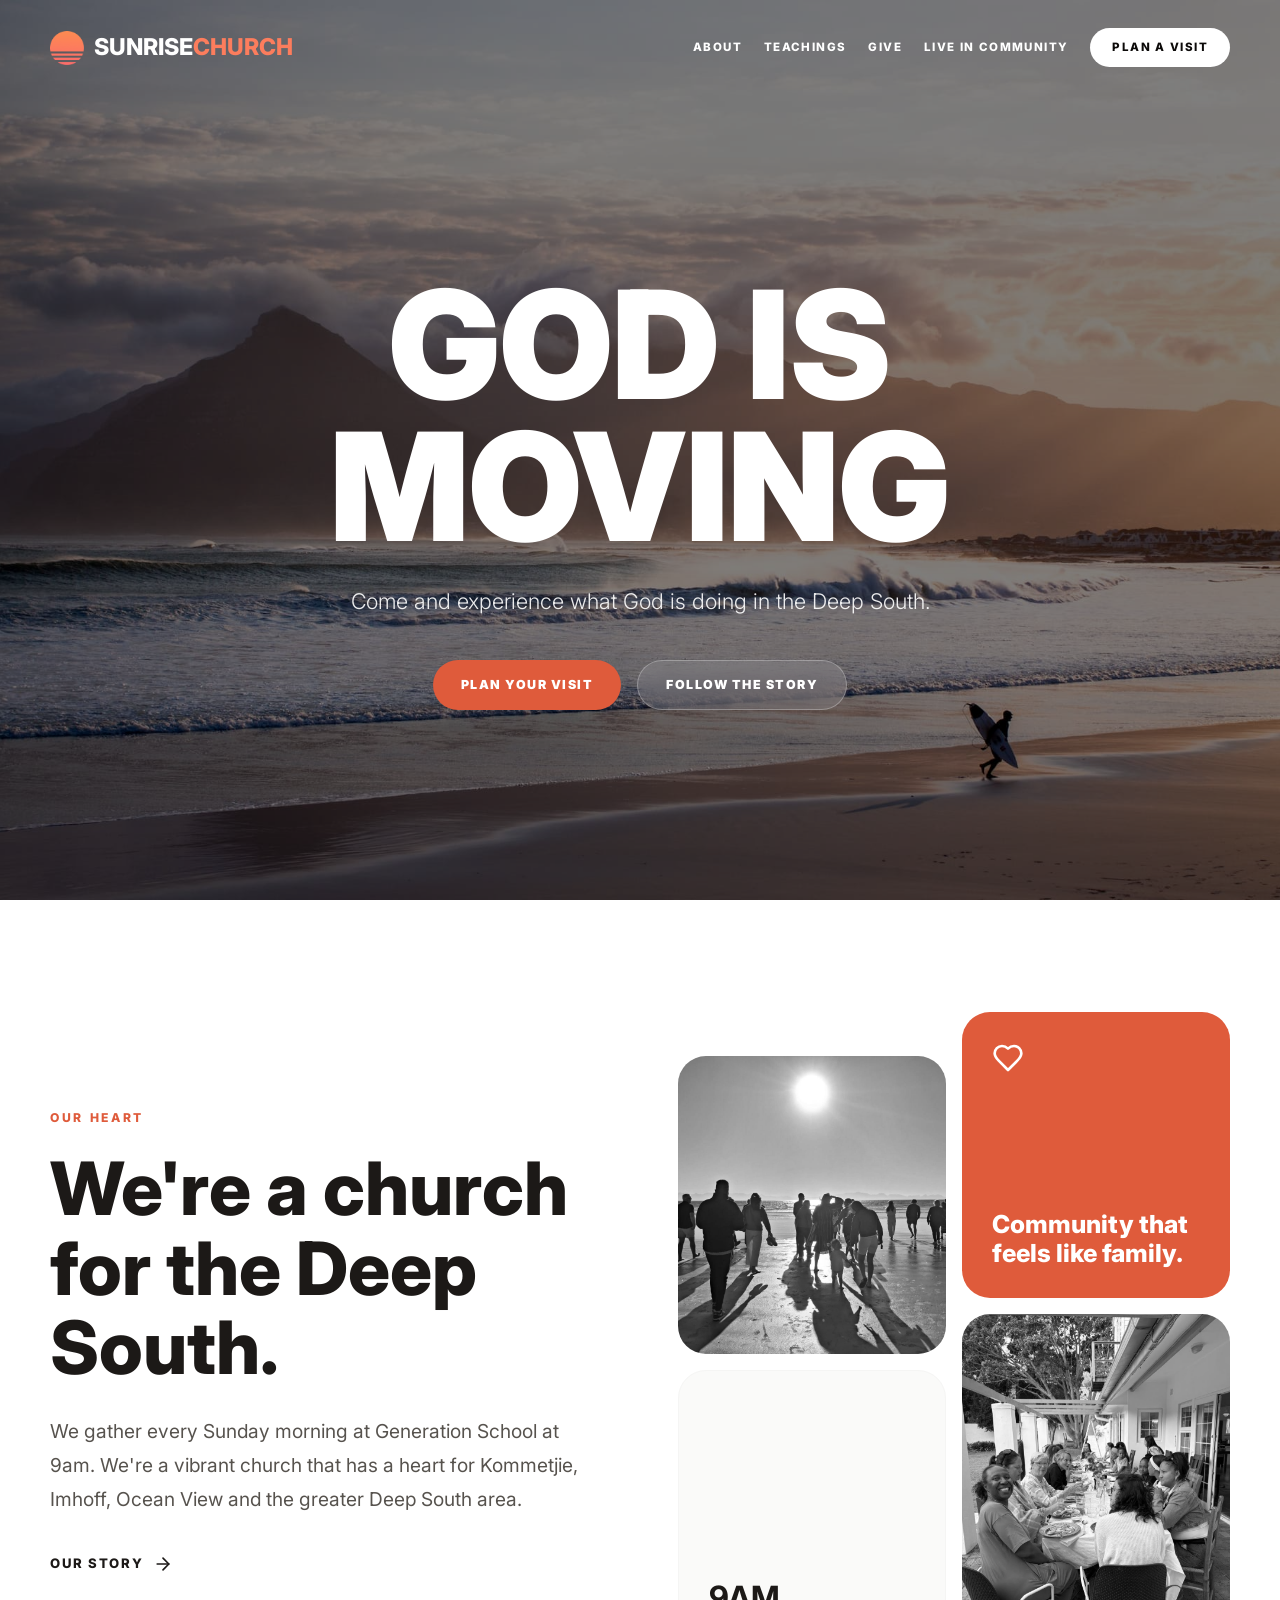
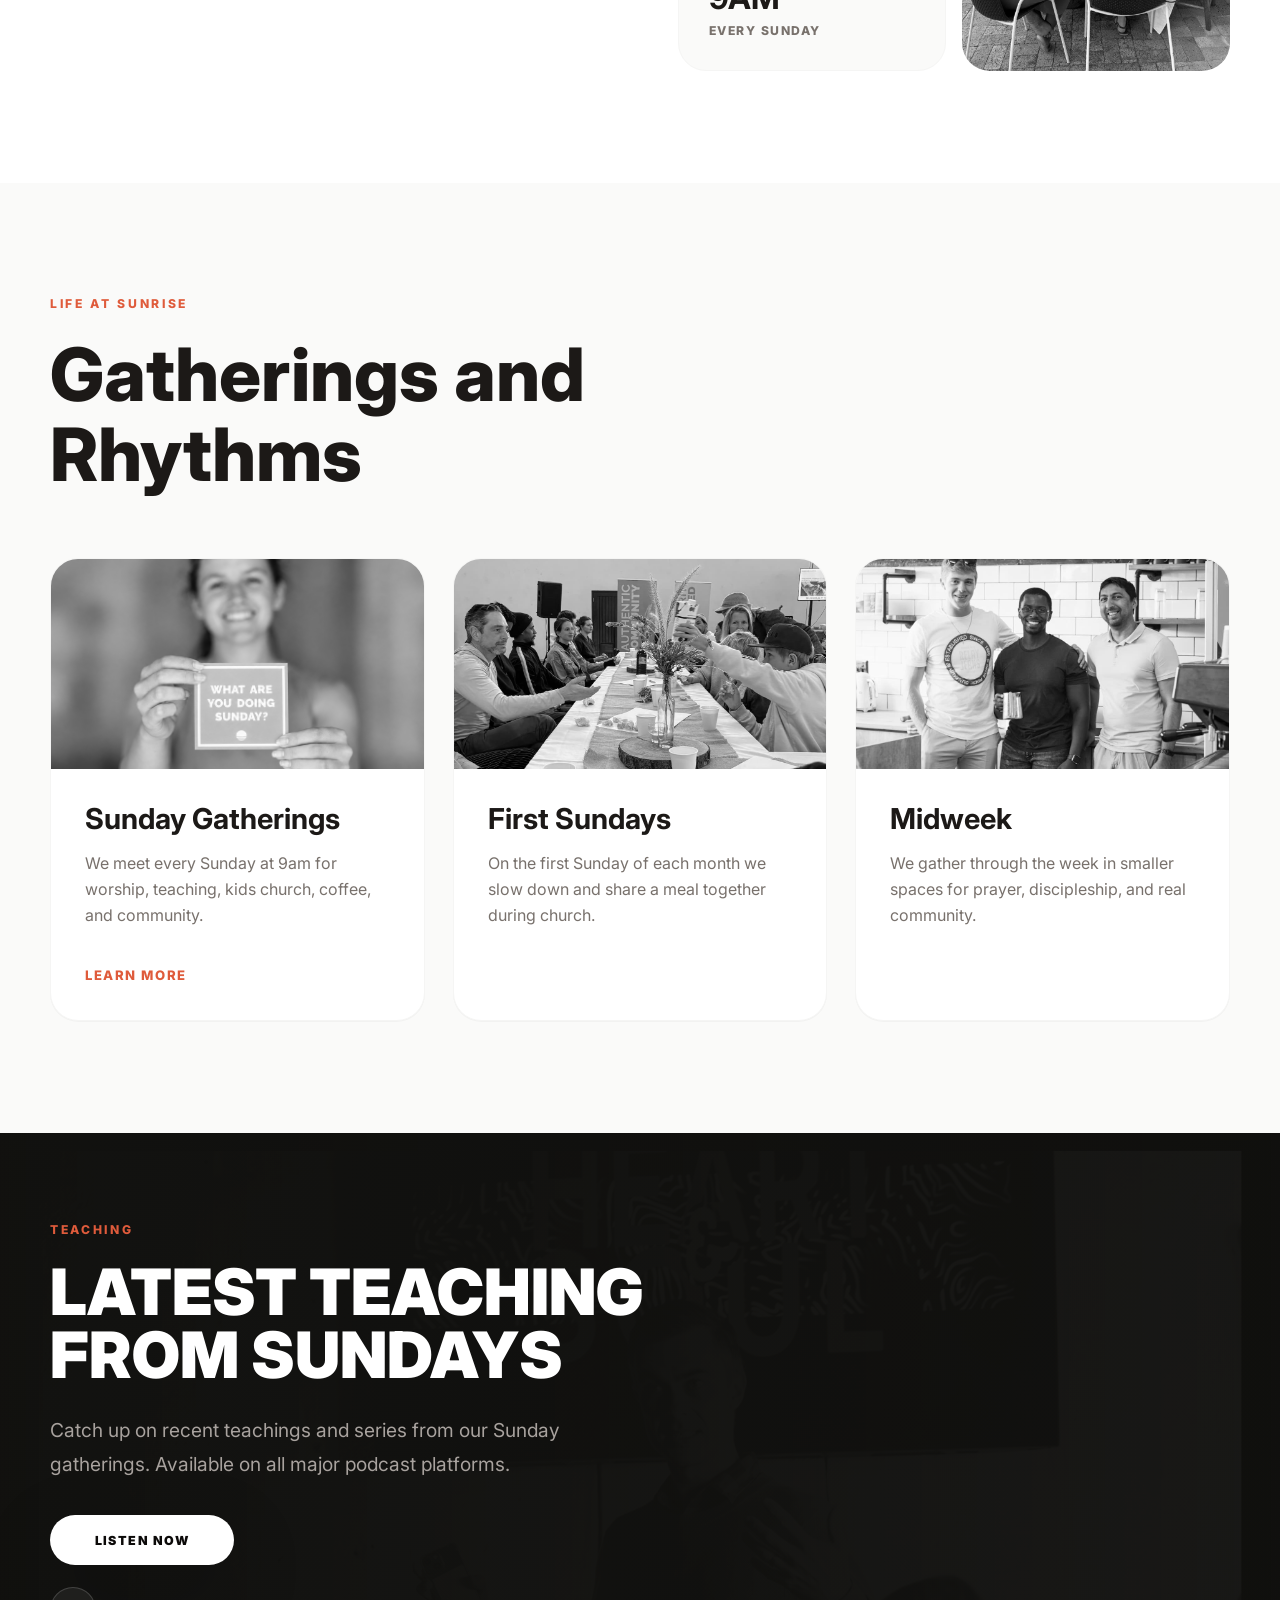
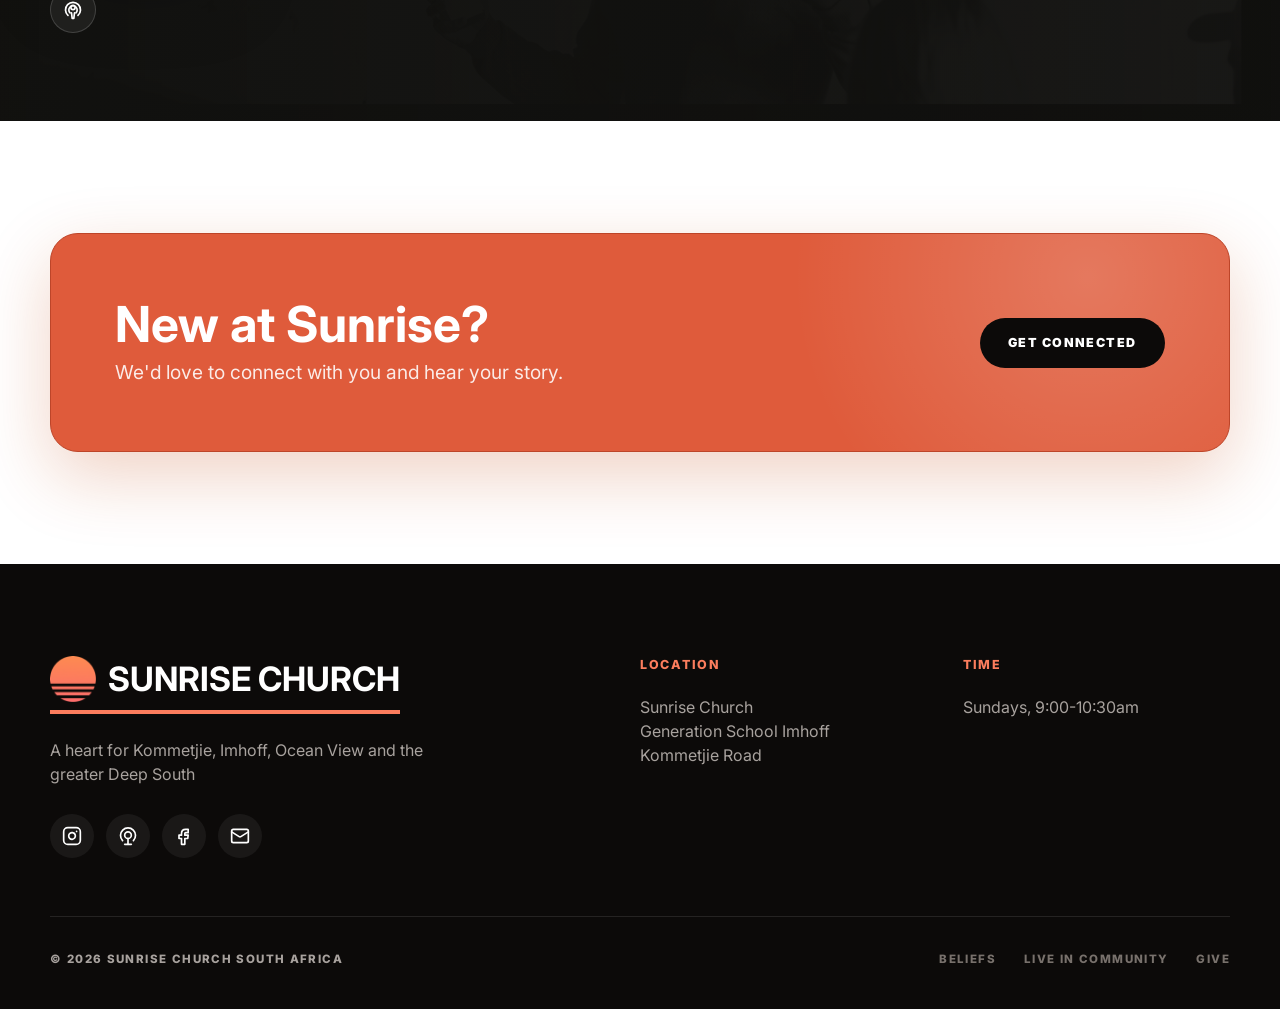
<file: index.html>
<!doctype html>
<html lang="en">
  <head>
    <meta charset="UTF-8">
    <meta name="viewport" content="width=device-width, initial-scale=1.0">
    <meta
      name="description"
      content="Sunrise Church is a vibrant church for Kommetjie, Imhoff, Ocean View, and the greater Deep South area of Cape Town."
    >
    <title>Sunrise Church | Cape Town Deep South</title>
    <link rel="icon" href="favicon.ico" sizes="any">
    <link rel="icon" href="favicon.png" type="image/png">
    <link rel="apple-touch-icon" href="apple-touch-icon.png">
    <link rel="stylesheet" href="assets/css/styles.css">
    <script src="assets/js/main.js?v=20261009" defer></script>
  </head>
  <body class="home-page">
    <header class="site-nav" data-site-nav>
      <div class="nav-inner">
        <a class="brand" href="./" aria-label="Sunrise Church home">
          <img class="brand-logo" src="assets/images/logo-mark.png" width="34" height="34" alt="">
          <span class="brand-text">SUNRISE<span>CHURCH</span></span>
        </a>

        <nav class="desktop-nav" aria-label="Main navigation">
          <a href="about/">About</a>
          <a href="#teaching">Teachings</a>
          <a href="give/">Give</a>
          <a href="live-in-community/">Live in Community</a>
          <a class="visit-pill" href="visit/">Plan a Visit</a>
        </nav>

        <button class="menu-toggle" type="button" data-menu-toggle aria-controls="mobile-menu" aria-expanded="false" aria-label="Open menu">
          <svg viewBox="0 0 24 24" aria-hidden="true">
            <path d="M4 6h16"></path>
            <path d="M4 12h16"></path>
            <path d="M4 18h16"></path>
          </svg>
        </button>
      </div>

      <div class="mobile-menu" id="mobile-menu" data-mobile-menu hidden>
        <div class="mobile-menu-header">
          <a class="brand mobile-brand" href="./" aria-label="Sunrise Church home">
            <img class="brand-logo" src="assets/images/logo-mark.png" width="34" height="34" alt="">
            <span class="brand-text">SUNRISE<span>CHURCH</span></span>
          </a>
          <button class="menu-close" type="button" data-menu-close aria-label="Close menu">
            <svg viewBox="0 0 24 24" aria-hidden="true">
              <path d="M18 6 6 18"></path>
              <path d="m6 6 12 12"></path>
            </svg>
          </button>
        </div>
        <nav class="mobile-nav" aria-label="Mobile navigation">
          <a href="about/">About</a>
          <a href="visit/">Plan a Visit</a>
          <a href="#teaching">Teachings</a>
          <a href="give/">Give</a>
          <a href="live-in-community/">Live in Community</a>
        </nav>
      </div>
    </header>

    <main>
      <section class="hero">
        <img
          src="assets/images/landing.jpg"
          alt="Kommetjie beach at sunrise - photo by Alan van Gysen"
          class="hero-image"
        >
        <div class="hero-overlay"></div>
        <div class="hero-content">
          <h1>GOD IS<br>MOVING</h1>
          <p>
            Come and experience what God is doing in the Deep South.
          </p>
          <div class="button-row center">
            <a class="btn btn-primary" href="visit/">Plan Your Visit</a>
            <a
              class="btn btn-ghost"
              href="https://www.instagram.com/sunrisechurchcapetown"
              target="_blank"
              rel="noopener noreferrer"
            >
              Follow the Story
            </a>
          </div>
        </div>
      </section>

      <section class="section">
        <div class="container two-column align-center">
          <div>
            <span class="eyebrow">Our Heart</span>
            <h2 class="section-title">We're a church for the Deep South.</h2>
            <p class="lead">
              We gather every Sunday morning at Generation School at 9am.
              We're a vibrant church that has a heart for Kommetjie, Imhoff,
              Ocean View and the greater Deep South area.
            </p>
            <a class="text-link" href="about/">
              Our Story
              <svg viewBox="0 0 24 24" aria-hidden="true">
                <path d="M5 12h14"></path>
                <path d="m12 5 7 7-7 7"></path>
              </svg>
            </a>
          </div>

          <div class="image-mosaic">
            <div class="mosaic-column offset">
              <img
                src="assets/images/sunrise_beach.jpg"
                alt="Sunrise over the beach"
              >
              <div class="stat-card">
                <strong>9AM</strong>
                <span>Every Sunday</span>
              </div>
            </div>
            <div class="mosaic-column">
              <div class="accent-card">
                <svg viewBox="0 0 24 24" aria-hidden="true">
                  <path d="M19 14c1.49-1.46 3-3.21 3-5.5A5.5 5.5 0 0 0 16.5 3c-1.76 0-3 .5-4.5 2-1.5-1.5-2.74-2-4.5-2A5.5 5.5 0 0 0 2 8.5c0 2.29 1.51 4.04 3 5.5l7 7Z"></path>
                </svg>
                <p>Community that feels like family.</p>
              </div>
              <img
                src="assets/images/lunch.jpg"
                alt="People sharing lunch together"
              >
            </div>
          </div>
        </div>
      </section>

      <section class="section section-muted">
        <div class="container">
          <div class="section-heading-row">
            <div>
              <span class="eyebrow">Life at Sunrise</span>
              <h2 class="section-title">Gatherings and Rhythms</h2>
            </div>
          </div>

          <div class="card-grid three">
            <article class="feature-card">
              <img
                class="feature-card-image sunday-gathering-image"
                src="assets/images/invite%203.png"
                alt="Sunrise Church gathered for a Sunday service"
              >
              <div class="feature-card-content">
                <h3>Sunday Gatherings</h3>
                <p>We meet every Sunday at 9am for worship, teaching, kids church, coffee, and community.</p>
                <a class="card-link" href="visit/">Learn More</a>
              </div>
            </article>

            <article class="feature-card">
              <img
                class="feature-card-image"
                src="assets/images/first_sunday.jpg"
                alt="The Sunrise Church community sharing a First Sunday meal"
              >
              <div class="feature-card-content">
                <h3>First Sundays</h3>
                <p>On the first Sunday of each month we slow down and share a meal together during church.</p>
              </div>
            </article>

            <article class="feature-card">
              <img
                class="feature-card-image"
                src="assets/images/friends_3.jpg"
                alt="Friends gathering in a Sunrise Church community group"
              >
              <div class="feature-card-content">
                <h3>Midweek</h3>
                <p>We gather through the week in smaller spaces for prayer, discipleship, and real community.</p>
              </div>
            </article>
          </div>
        </div>
      </section>

      <section class="section teaching-section" id="teaching">
        <video class="teaching-background" autoplay muted loop playsinline aria-hidden="true" poster="assets/images/preach.jpg">
          <source src="assets/images/Tristan%20Preaching%20Video.mp4" type="video/mp4">
        </video>
        <div class="teaching-backdrop" aria-hidden="true"></div>
        <div class="container teaching-content">
          <div class="teaching-copy">
            <span class="eyebrow">Teaching</span>
            <h2 class="teaching-title">LATEST TEACHING<br>FROM SUNDAYS</h2>
            <p class="lead dark">
              Catch up on recent teachings and series from our Sunday gatherings.
              Available on all major podcast platforms.
            </p>
            <div class="button-row">
              <a class="btn btn-light" href="https://spotify.link/eLP6AocpMDb" target="_blank" rel="noopener noreferrer">Listen Now</a>
            </div>
            <div class="podcast-links" aria-label="Podcast links">
              <a href="https://spotify.link/eLP6AocpMDb" target="_blank" rel="noopener noreferrer" aria-label="Listen to Sunrise Church on Spotify">
                <svg viewBox="0 0 24 24" aria-hidden="true">
                  <circle cx="12" cy="12" r="10"></circle>
                  <path d="M7 9.5c3.7-1.1 7.7-.7 10.8 1"></path>
                  <path d="M7.8 13c3-.8 6.4-.5 9 1"></path>
                  <path d="M8.7 16.2c2.3-.6 4.9-.3 7 .8"></path>
                </svg>
              </a>
              <a href="https://podcasts.apple.com/us/podcast/sunrise-church-cape-town/id1711098205" target="_blank" rel="noopener noreferrer" aria-label="Listen to Sunrise Church on Apple Podcasts">
                <svg viewBox="0 0 24 24" aria-hidden="true">
                  <circle cx="12" cy="9" r="2.5"></circle>
                  <path d="M8.5 15.5a5 5 0 1 1 7 0"></path>
                  <path d="M10.2 15.4 11 22h2l.8-6.6"></path>
                  <path d="M6 18.5a9 9 0 1 1 12 0"></path>
                </svg>
              </a>
            </div>
          </div>
        </div>
      </section>

      <section class="section">
        <div class="container">
          <div class="connect-panel home-connect-panel" data-home-connect>
            <div>
              <h2>New at Sunrise?</h2>
              <p>We'd love to connect with you and hear your story.</p>
            </div>
            <div class="home-connect-action">
              <button class="btn btn-dark" type="button" data-connect-open aria-controls="home-connect-form" aria-expanded="false">Get Connected</button>
              <form class="home-connect-form" id="home-connect-form" action="https://formspree.io/f/xppqdbnp" method="POST" data-connect-form hidden>
                <div class="home-connect-fields">
                  <label for="connect-name">Name
                    <input id="connect-name" name="name" type="text" autocomplete="name" required>
                  </label>
                  <label for="connect-email">Email
                    <input id="connect-email" name="email" type="email" autocomplete="email" required>
                  </label>
                  <label for="connect-phone">Phone number
                    <input id="connect-phone" name="phone" type="tel" autocomplete="tel" required>
                  </label>
                  <label class="home-connect-message" for="connect-message">Message
                    <textarea id="connect-message" name="message" rows="4" required></textarea>
                  </label>
                </div>
                <p class="home-connect-error" data-connect-error role="alert" hidden></p>
                <button class="btn btn-dark" type="submit" data-connect-submit>Send message</button>
              </form>
              <p class="home-connect-success" data-connect-success role="status" tabindex="-1" hidden>Thank you for getting in touch! We’ll be in contact soon.</p>
            </div>
          </div>
        </div>
      </section>
    </main>

    <footer class="site-footer">
      <div class="container footer-grid">
        <div class="footer-brand-block">
          <h2><img class="footer-logo" src="assets/images/logo-mark.png" width="46" height="46" alt=""><span>SUNRISE CHURCH</span></h2>
          <p>
            A heart for Kommetjie, Imhoff, Ocean View and the greater Deep South
          </p>
          <div class="social-links">
            <a href="https://www.instagram.com/sunrisechurchcapetown" target="_blank" rel="noopener noreferrer" aria-label="Sunrise Church on Instagram">
              <svg viewBox="0 0 24 24" aria-hidden="true">
                <rect width="20" height="20" x="2" y="2" rx="5"></rect>
                <path d="M16 11.37A4 4 0 1 1 12.63 8 4 4 0 0 1 16 11.37Z"></path>
                <path d="M17.5 6.5h.01"></path>
              </svg>
            </a>
            <a href="https://spotify.link/eLP6AocpMDb" target="_blank" rel="noopener noreferrer" aria-label="Listen to Sunrise Church on Spotify">
              <svg viewBox="0 0 24 24" aria-hidden="true">
                <circle cx="12" cy="11" r="4"></circle>
                <path d="M12 15v7"></path>
                <path d="M8 22h8"></path>
                <path d="M18.5 17.5a9 9 0 1 0-13 0"></path>
              </svg>
            </a>
            <a href="https://www.facebook.com/profile.php?id=100088437964446" target="_blank" rel="noopener noreferrer" aria-label="Sunrise Church on Facebook">
              <svg viewBox="0 0 24 24" aria-hidden="true">
                <path d="M14 8h3V4h-3c-3.3 0-5 2-5 5v2H6v4h3v7h4v-7h3.5l.5-4h-4V9c0-.7.3-1 1-1Z"></path>
              </svg>
            </a>
            <a href="mailto:info@sunrisechurch.co.za" aria-label="Email Sunrise Church">
              <svg viewBox="0 0 24 24" aria-hidden="true">
                <rect width="20" height="16" x="2" y="4" rx="2"></rect>
                <path d="m22 7-8.97 5.7a1.94 1.94 0 0 1-2.06 0L2 7"></path>
              </svg>
            </a>
          </div>
        </div>
        <div>
          <h3>Location</h3>
          <p>
            <a class="footer-location-link" href="https://maps.app.goo.gl/TuEVfKt7bGEsn8uT9" target="_blank" rel="noopener noreferrer">
              Sunrise Church<br>Generation School Imhoff<br>Kommetjie Road
            </a>
          </p>
        </div>
        <div>
          <h3>Time</h3>
          <p>Sundays, 9:00-10:30am</p>
        </div>
      </div>
      <div class="container footer-bottom">
        <p>&copy; <span data-current-year>2026</span> Sunrise Church South Africa</p>
        <div>
          <a href="about/">Beliefs</a>
          <a href="live-in-community/">Live in Community</a>
          <a href="give/">Give</a>
        </div>
      </div>
    </footer>
  </body>
</html>
</file>
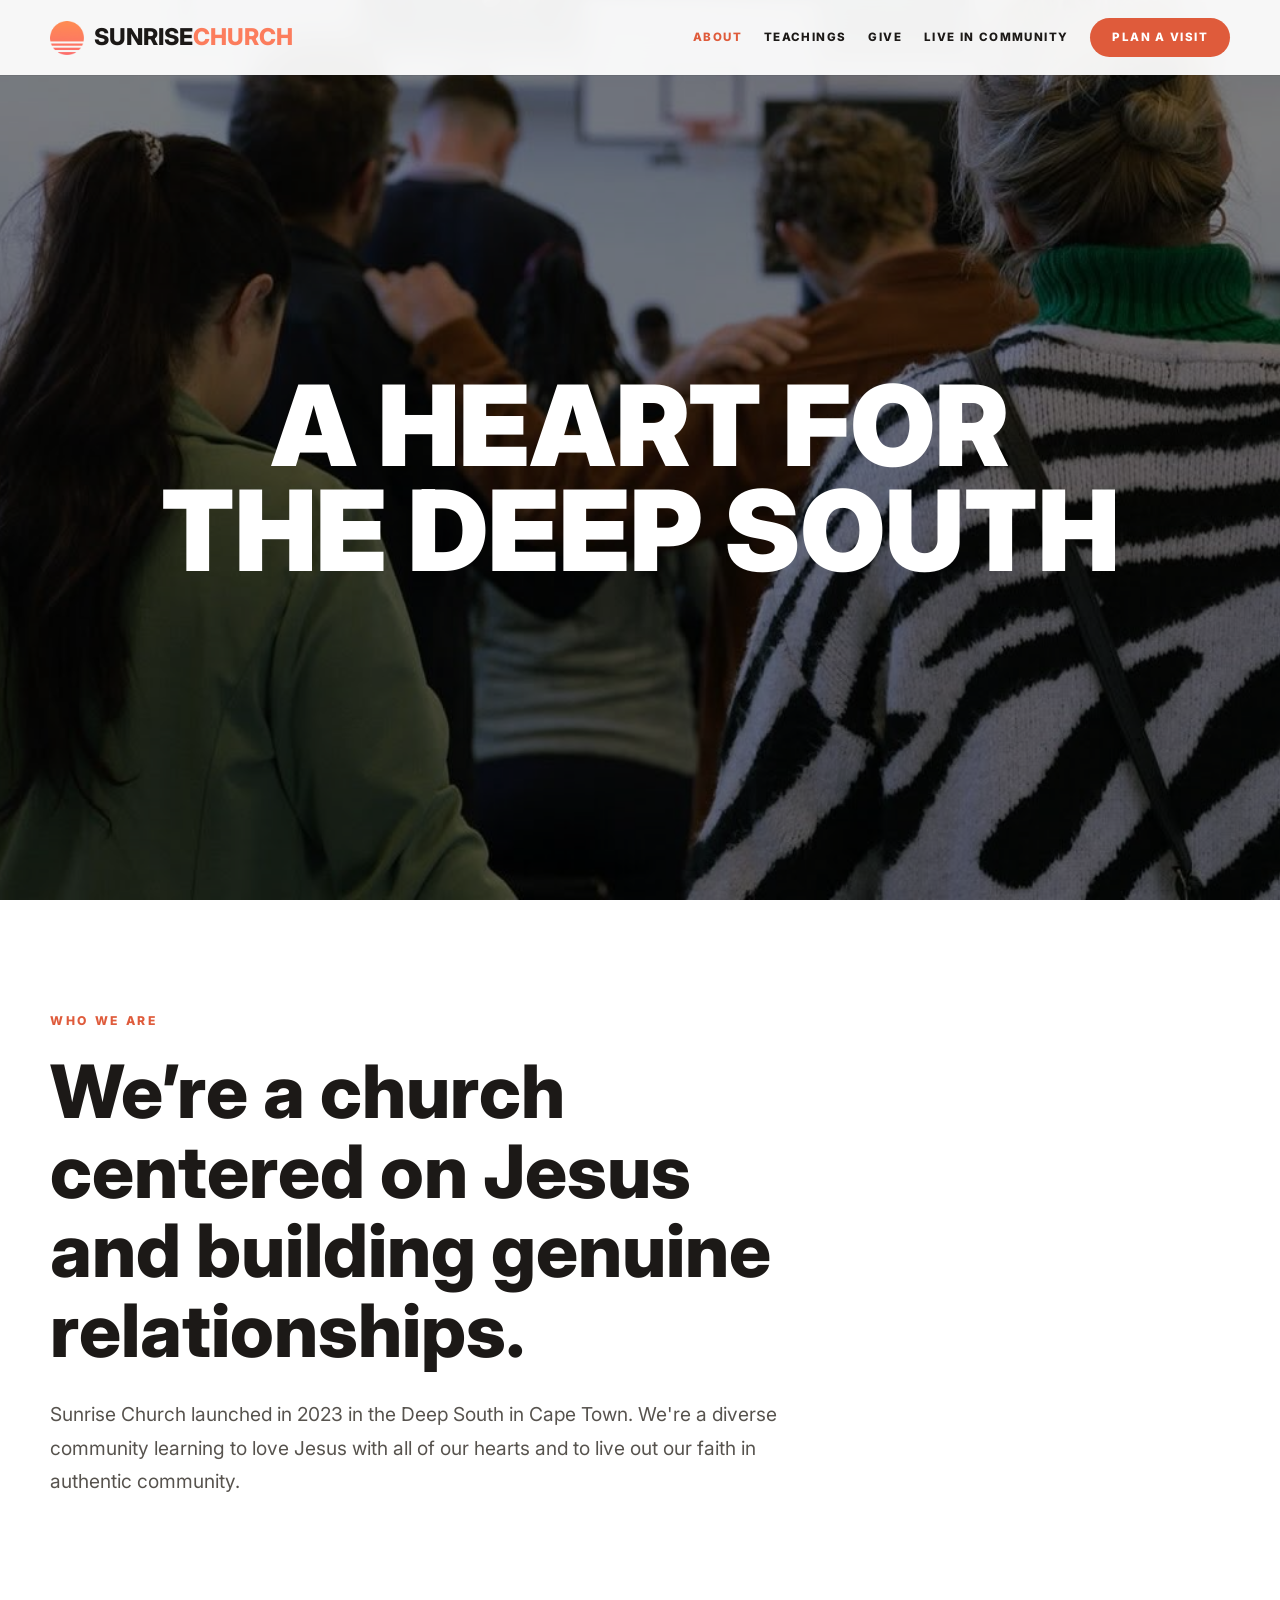
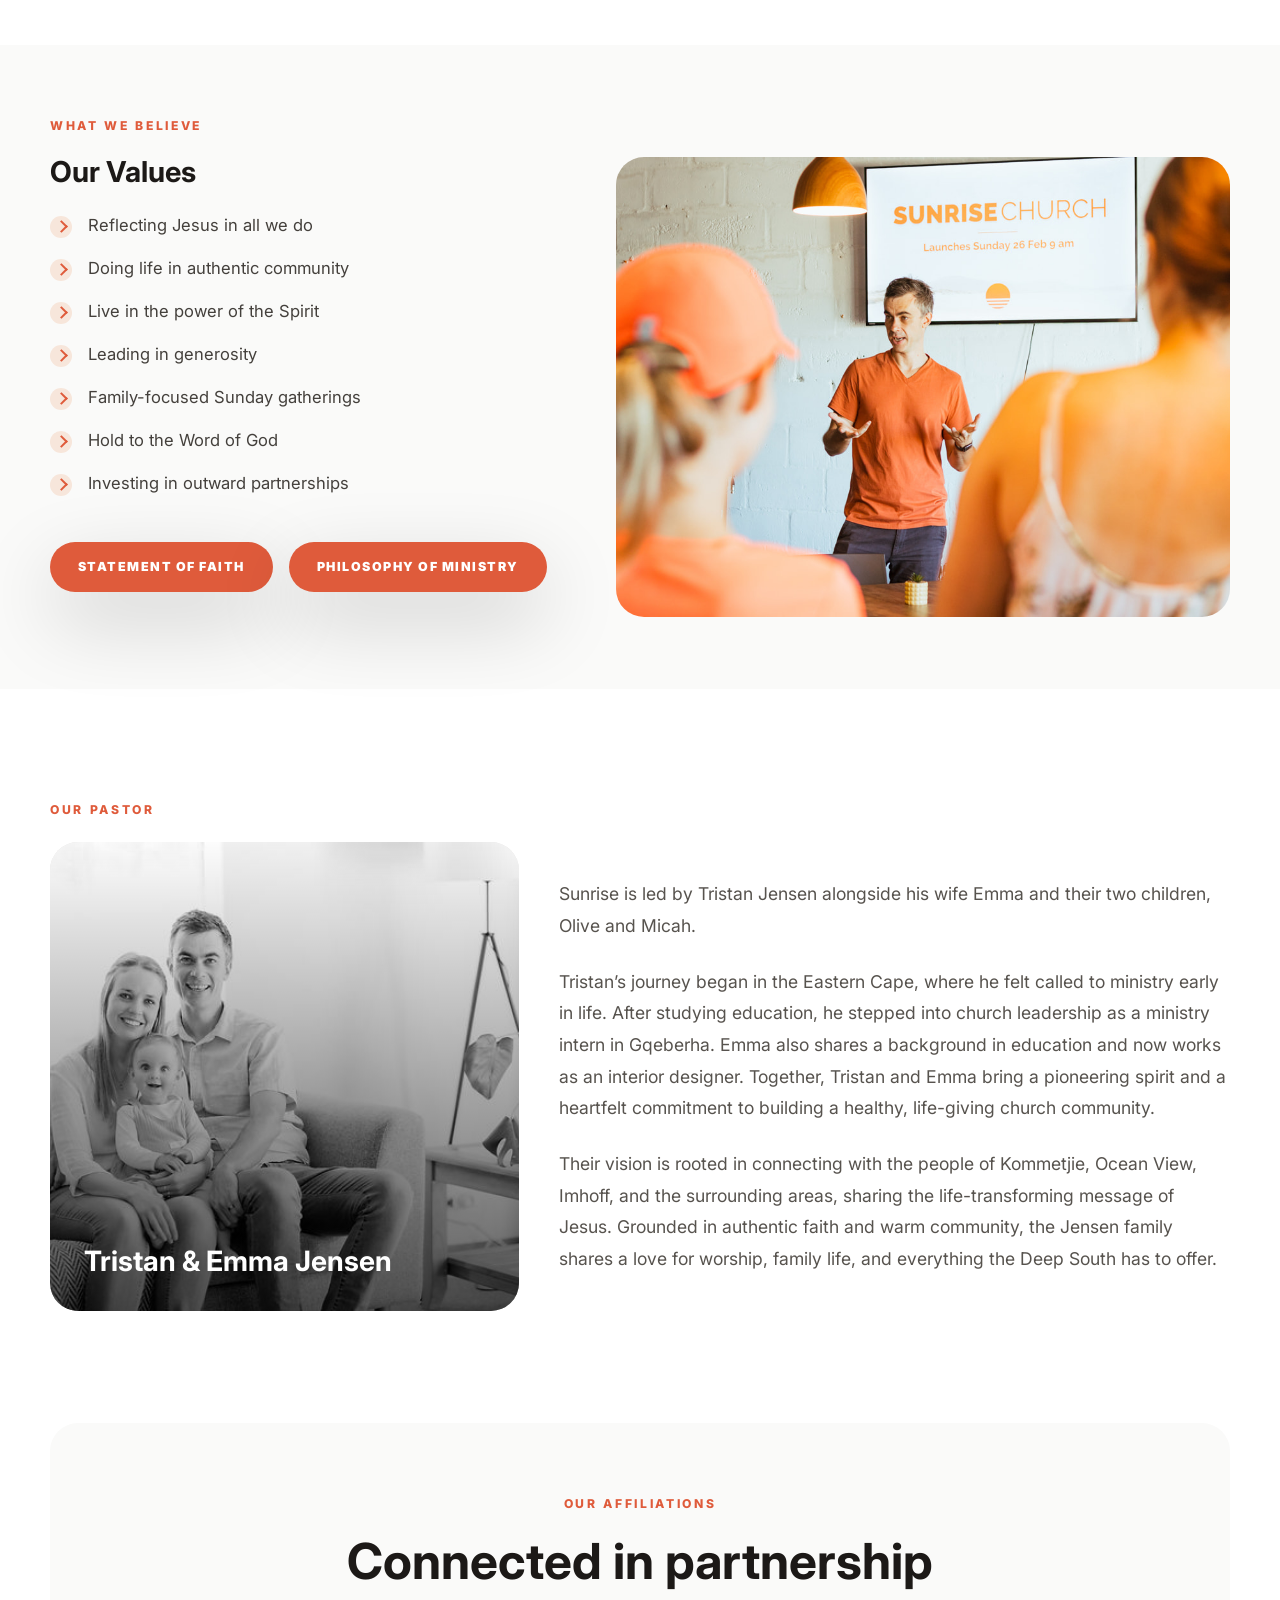
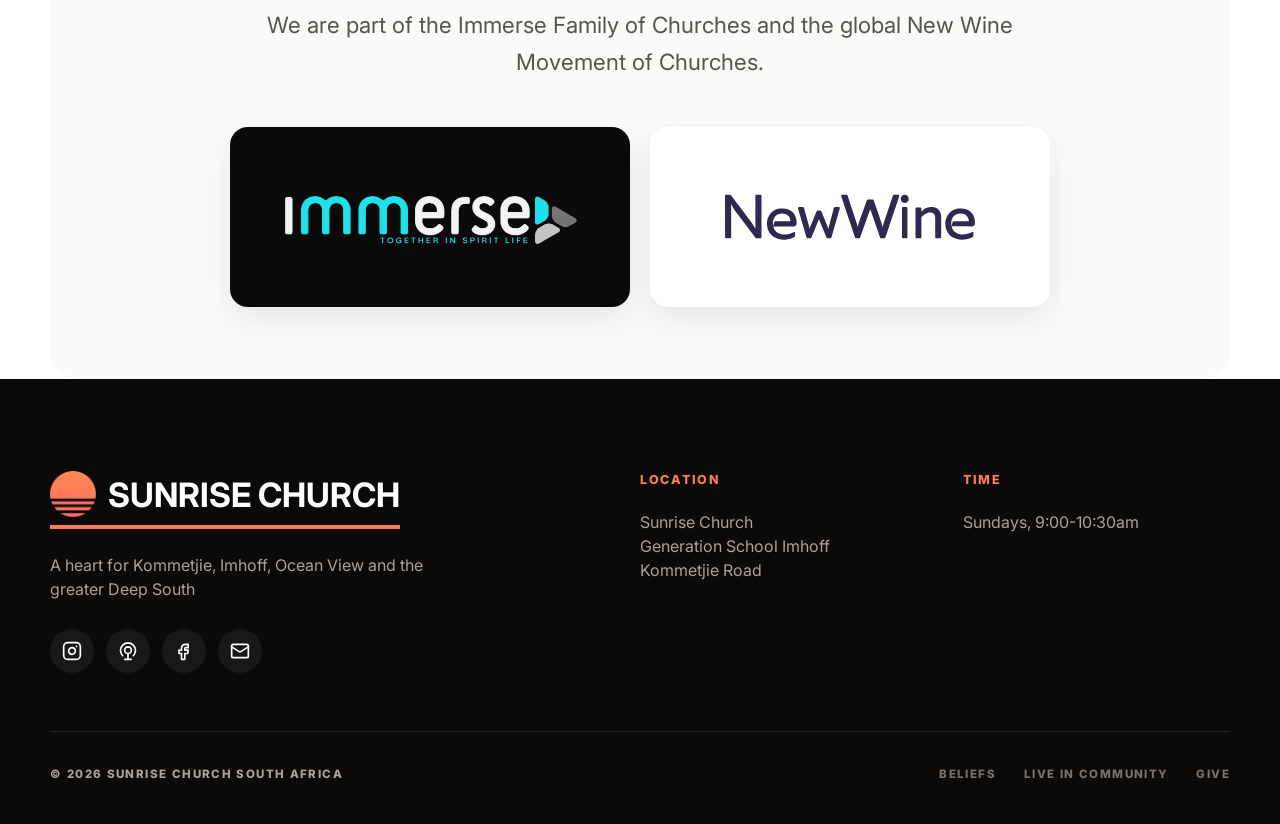
<file: about/index.html>
<!doctype html>
<html lang="en">
  <head>
    <meta charset="UTF-8">
    <meta name="viewport" content="width=device-width, initial-scale=1.0">
    <meta
      name="description"
      content="Learn about Sunrise Church, our beliefs, our values, and our heart for Cape Town's Deep South."
    >
    <title>About | Sunrise Church</title>
    <link rel="icon" href="../favicon.ico" sizes="any">
    <link rel="icon" href="../favicon.png" type="image/png">
    <link rel="apple-touch-icon" href="../apple-touch-icon.png">
    <link rel="stylesheet" href="../assets/css/styles.css">
    <script src="../assets/js/main.js" defer></script>
  </head>
  <body class="inner-page about-page">
    <header class="site-nav" data-site-nav>
      <div class="nav-inner">
        <a class="brand" href="../" aria-label="Sunrise Church home">
          <img class="brand-logo" src="../assets/images/logo-mark.png" width="34" height="34" alt="">
          <span class="brand-text">SUNRISE<span>CHURCH</span></span>
        </a>
        <nav class="desktop-nav" aria-label="Main navigation">
          <a href="../about/">About</a>
          <a href="../#teaching">Teachings</a>
          <a href="../give/">Give</a>
          <a href="../live-in-community/">Live in Community</a>
          <a class="visit-pill" href="../visit/">Plan a Visit</a>
        </nav>
        <button class="menu-toggle" type="button" data-menu-toggle aria-controls="mobile-menu" aria-expanded="false" aria-label="Open menu">
          <svg viewBox="0 0 24 24" aria-hidden="true">
            <path d="M4 6h16"></path>
            <path d="M4 12h16"></path>
            <path d="M4 18h16"></path>
          </svg>
        </button>
      </div>
      <div class="mobile-menu" id="mobile-menu" data-mobile-menu hidden>
        <div class="mobile-menu-header">
          <a class="brand mobile-brand" href="../" aria-label="Sunrise Church home">
            <img class="brand-logo" src="../assets/images/logo-mark.png" width="34" height="34" alt="">
            <span class="brand-text">SUNRISE<span>CHURCH</span></span>
          </a>
          <button class="menu-close" type="button" data-menu-close aria-label="Close menu">
            <svg viewBox="0 0 24 24" aria-hidden="true">
              <path d="M18 6 6 18"></path>
              <path d="m6 6 12 12"></path>
            </svg>
          </button>
        </div>
        <nav class="mobile-nav" aria-label="Mobile navigation">
          <a href="../about/">About</a>
          <a href="../visit/">Plan a Visit</a>
          <a href="../#teaching">Teachings</a>
          <a href="../give/">Give</a>
          <a href="../live-in-community/">Live in Community</a>
        </nav>
      </div>
    </header>

    <main>
      <section class="hero">
        <img
          src="../assets/images/prayer.jpg"
          alt="People praying together at Sunrise Church"
          class="hero-image"
        >
        <div class="hero-overlay"></div>
        <div class="hero-content">
          <h1>A HEART FOR<br>THE DEEP SOUTH</h1>
        </div>
      </section>

      <section class="section">
        <div class="container about-intro-copy">
          <span class="eyebrow">Who we are</span>
          <h2 class="section-title">We’re a church centered on Jesus and building genuine relationships.</h2>
          <p class="lead">
            Sunrise Church launched in 2023 in the Deep South in Cape Town.
            We're a diverse community learning to love Jesus with all of our
            hearts and to live out our faith in authentic community.
          </p>
        </div>
      </section>

      <section class="about-beliefs-section">
        <div class="container">
          <section class="beliefs-panel">
          <span class="eyebrow">What we believe</span>
          <div class="beliefs-layout">
            <div>
              <h2>Our Values</h2>
              <ul class="check-list">
                <li>Reflecting Jesus in all we do</li>
                <li>Doing life in authentic community</li>
                <li>Live in the power of the Spirit</li>
                <li>Leading in generosity</li>
                <li>Family-focused Sunday gatherings</li>
                <li>Hold to the Word of God</li>
                <li>Investing in outward partnerships</li>
              </ul>
              <div class="button-row">
                <a
                  class="btn btn-primary"
                  href="Sunrise-Statement_of_Faith.pdf"
                  target="_blank"
                  rel="noopener noreferrer"
                >
                  Statement of Faith
                </a>
                <a
                  class="btn btn-primary"
                  href="Sunrise-Philosophy_of_Ministry.pdf"
                  target="_blank"
                  rel="noopener noreferrer"
                >
                  Philosophy of Ministry
                </a>
              </div>
            </div>
            <img
              class="beliefs-image"
              src="../assets/images/sermon.jpg"
              alt="A Sunrise Church sermon"
            >
          </div>
          </section>
        </div>
      </section>

      <section class="container">
        <section class="pastor-section">
          <h2 class="eyebrow">Our Pastor</h2>
          <div class="pastor-layout">
            <div class="pastor-card">
              <img
                src="../assets/images/tristan-emma-olive.jpg"
                alt="Pastor Tristan and Emma Jensen with Olive"
              >
              <div>
                <strong>Tristan &amp; Emma Jensen</strong>
              </div>
            </div>
            <div class="pastor-copy">
              <p class="large-copy">
                Sunrise is led by Tristan Jensen alongside his wife Emma and their two children, Olive and Micah.
              </p>
              <p class="large-copy">
                Tristan’s journey began in the Eastern Cape, where he felt called to ministry early in life. After studying education, he stepped into church leadership as a ministry intern in Gqeberha. Emma also shares a background in education and now works as an interior designer. Together, Tristan and Emma bring a pioneering spirit and a heartfelt commitment to building a healthy, life-giving church community.
              </p>
              <p class="large-copy">
                Their vision is rooted in connecting with the people of Kommetjie, Ocean View, Imhoff, and the surrounding areas, sharing the life-transforming message of Jesus. Grounded in authentic faith and warm community, the Jensen family shares a love for worship, family life, and everything the Deep South has to offer.
              </p>
            </div>
          </div>
        </section>

        <section class="affiliations-panel" aria-labelledby="affiliations-title">
          <span class="eyebrow">Our affiliations</span>
          <h2 id="affiliations-title">Connected in partnership</h2>
          <p>
            We are part of the Immerse Family of Churches and the global New
            Wine Movement of Churches.
          </p>
          <div class="affiliation-logos">
            <a
              class="affiliation-logo affiliation-logo-immerse"
              href="https://www.immersenetwork.org.za/"
              target="_blank"
              rel="noopener noreferrer"
              aria-label="Visit the Immerse Network website"
            >
              <img
                src="../assets/images/immerse-network-logo.png"
                alt="Immerse Network — Together in Spirit Life"
              >
            </a>
            <a
              class="affiliation-logo affiliation-logo-new-wine"
              href="https://new-wine.org/"
              target="_blank"
              rel="noopener noreferrer"
              aria-label="Visit the New Wine website"
            >
              <img
                src="../assets/images/new-wine-logo.svg"
                alt="New Wine"
              >
            </a>
          </div>
        </section>
      </section>
    </main>

    <footer class="site-footer">
      <div class="container footer-grid">
        <div class="footer-brand-block">
          <h2><img class="footer-logo" src="../assets/images/logo-mark.png" width="46" height="46" alt=""><span>SUNRISE CHURCH</span></h2>
          <p>
            A heart for Kommetjie, Imhoff, Ocean View and the greater Deep South
          </p>
          <div class="social-links">
            <a href="https://www.instagram.com/sunrisechurchcapetown" target="_blank" rel="noopener noreferrer" aria-label="Sunrise Church on Instagram">
              <svg viewBox="0 0 24 24" aria-hidden="true">
                <rect width="20" height="20" x="2" y="2" rx="5"></rect>
                <path d="M16 11.37A4 4 0 1 1 12.63 8 4 4 0 0 1 16 11.37Z"></path>
                <path d="M17.5 6.5h.01"></path>
              </svg>
            </a>
            <a href="https://spotify.link/eLP6AocpMDb" target="_blank" rel="noopener noreferrer" aria-label="Listen to Sunrise Church on Spotify">
              <svg viewBox="0 0 24 24" aria-hidden="true">
                <circle cx="12" cy="11" r="4"></circle>
                <path d="M12 15v7"></path>
                <path d="M8 22h8"></path>
                <path d="M18.5 17.5a9 9 0 1 0-13 0"></path>
              </svg>
            </a>
            <a href="https://www.facebook.com/profile.php?id=100088437964446" target="_blank" rel="noopener noreferrer" aria-label="Sunrise Church on Facebook">
              <svg viewBox="0 0 24 24" aria-hidden="true">
                <path d="M14 8h3V4h-3c-3.3 0-5 2-5 5v2H6v4h3v7h4v-7h3.5l.5-4h-4V9c0-.7.3-1 1-1Z"></path>
              </svg>
            </a>
            <a href="mailto:info@sunrisechurch.co.za" aria-label="Email Sunrise Church">
              <svg viewBox="0 0 24 24" aria-hidden="true">
                <rect width="20" height="16" x="2" y="4" rx="2"></rect>
                <path d="m22 7-8.97 5.7a1.94 1.94 0 0 1-2.06 0L2 7"></path>
              </svg>
            </a>
          </div>
        </div>
        <div>
          <h3>Location</h3>
          <p>
            <a class="footer-location-link" href="https://maps.app.goo.gl/TuEVfKt7bGEsn8uT9" target="_blank" rel="noopener noreferrer">
              Sunrise Church<br>Generation School Imhoff<br>Kommetjie Road
            </a>
          </p>
        </div>
        <div>
          <h3>Time</h3>
          <p>Sundays, 9:00-10:30am</p>
        </div>
      </div>
      <div class="container footer-bottom">
        <p>&copy; <span data-current-year>2026</span> Sunrise Church South Africa</p>
        <div>
          <a href="../about/">Beliefs</a>
          <a href="../live-in-community/">Live in Community</a>
          <a href="../give/">Give</a>
        </div>
      </div>
    </footer>
  </body>
</html>
</file>
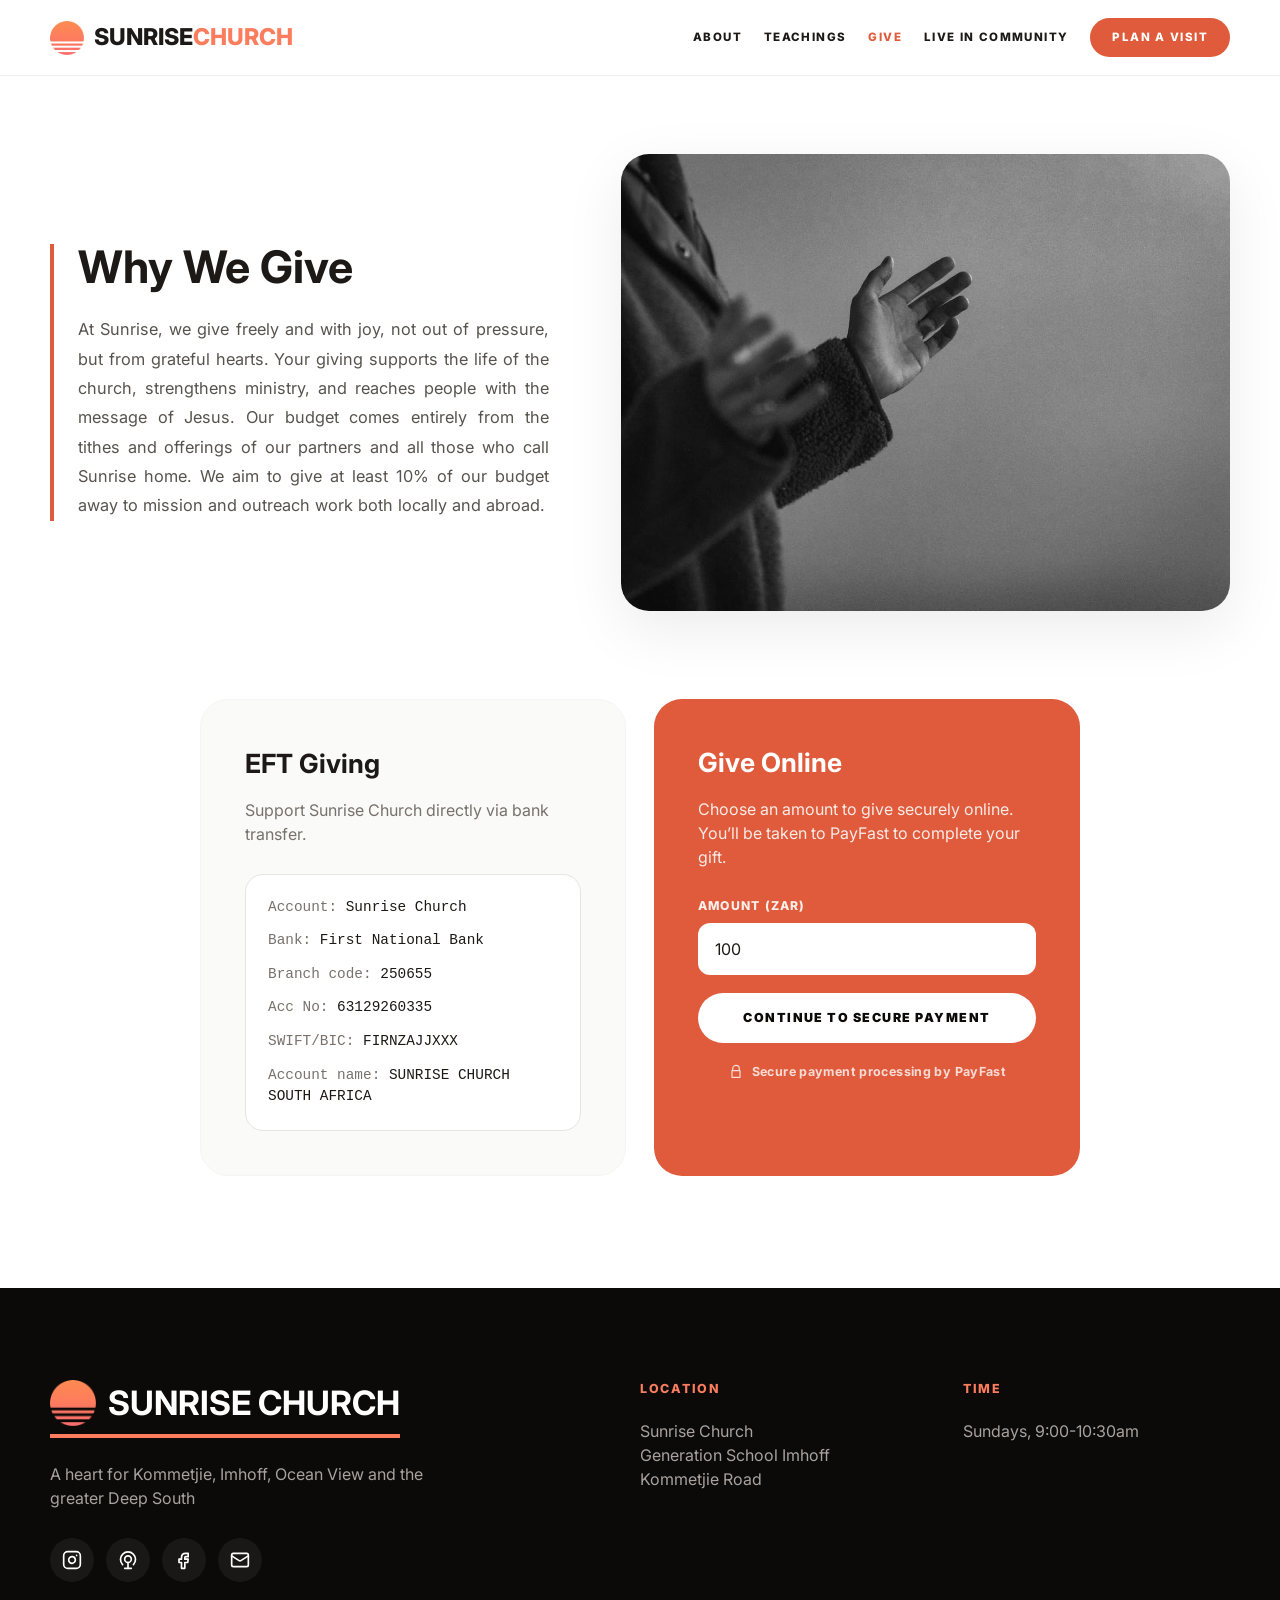
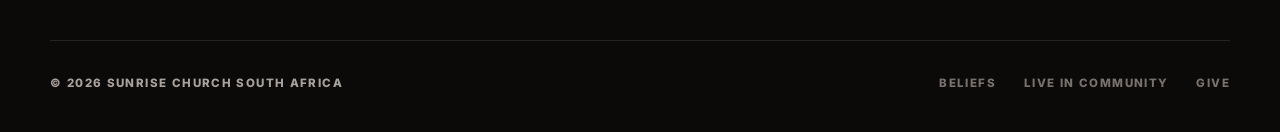
<file: give/index.html>
<!doctype html>
<html lang="en">
  <head>
    <meta charset="UTF-8">
    <meta name="viewport" content="width=device-width, initial-scale=1.0">
    <meta
      name="description"
      content="Give to Sunrise Church securely online with PayFast or via EFT."
    >
    <title>Give | Sunrise Church</title>
    <link rel="icon" href="../favicon.ico" sizes="any">
    <link rel="icon" href="../favicon.png" type="image/png">
    <link rel="apple-touch-icon" href="../apple-touch-icon.png">
    <link rel="stylesheet" href="../assets/css/styles.css">
    <script src="../assets/js/main.js" defer></script>
  </head>
  <body class="inner-page">
    <header class="site-nav" data-site-nav>
      <div class="nav-inner">
        <a class="brand" href="../" aria-label="Sunrise Church home">
          <img class="brand-logo" src="../assets/images/logo-mark.png" width="34" height="34" alt="">
          <span class="brand-text">SUNRISE<span>CHURCH</span></span>
        </a>
        <nav class="desktop-nav" aria-label="Main navigation">
          <a href="../about/">About</a>
          <a href="../#teaching">Teachings</a>
          <a href="../give/">Give</a>
          <a href="../live-in-community/">Live in Community</a>
          <a class="visit-pill" href="../visit/">Plan a Visit</a>
        </nav>
        <button class="menu-toggle" type="button" data-menu-toggle aria-controls="mobile-menu" aria-expanded="false" aria-label="Open menu">
          <svg viewBox="0 0 24 24" aria-hidden="true">
            <path d="M4 6h16"></path>
            <path d="M4 12h16"></path>
            <path d="M4 18h16"></path>
          </svg>
        </button>
      </div>
      <div class="mobile-menu" id="mobile-menu" data-mobile-menu hidden>
        <div class="mobile-menu-header">
          <a class="brand mobile-brand" href="../" aria-label="Sunrise Church home">
            <img class="brand-logo" src="../assets/images/logo-mark.png" width="34" height="34" alt="">
            <span class="brand-text">SUNRISE<span>CHURCH</span></span>
          </a>
          <button class="menu-close" type="button" data-menu-close aria-label="Close menu">
            <svg viewBox="0 0 24 24" aria-hidden="true">
              <path d="M18 6 6 18"></path>
              <path d="m6 6 12 12"></path>
            </svg>
          </button>
        </div>
        <nav class="mobile-nav" aria-label="Mobile navigation">
          <a href="../about/">About</a>
          <a href="../visit/">Plan a Visit</a>
          <a href="../#teaching">Teachings</a>
          <a href="../give/">Give</a>
          <a href="../live-in-community/">Live in Community</a>
        </nav>
      </div>
    </header>

    <main class="page-shell">
      <section class="container give-page">
        <article class="giving-intro">
          <div>
            <h2>Why We Give</h2>
            <p>
              At Sunrise, we give freely and with joy, not out of pressure, but
              from grateful hearts.
              Your giving supports the life of the church, strengthens ministry,
              and reaches people with the message of Jesus. Our budget comes
              entirely from the tithes and offerings of our partners and all those
              who call Sunrise home. We aim to give at least 10% of our budget away
              to mission and outreach work both locally and abroad.
            </p>
          </div>
          <img
            src="../assets/images/hands_worship.jpg"
            alt="People worshipping together at Sunrise Church"
          >
        </article>

        <div class="giving-grid">
          <article class="giving-card eft">
            <h2>EFT Giving</h2>
            <p>Support Sunrise Church directly via bank transfer.</p>
            <div class="bank-details">
              <p><span>Account:</span> Sunrise Church</p>
              <p><span>Bank:</span> First National Bank</p>
              <p><span>Branch code:</span> 250655</p>
              <p><span>Acc No:</span> 63129260335</p>
              <p><span>SWIFT/BIC:</span> FIRNZAJJXXX</p>
              <p><span>Account name:</span> SUNRISE CHURCH SOUTH AFRICA</p>
            </div>
          </article>

          <article class="giving-card online">
            <div>
              <h2>Give Online</h2>
              <p>
                Choose an amount to give securely online. You’ll be taken to
                PayFast to complete your gift.
              </p>
            </div>
            <form
              class="payfast-form"
              name="PayFastPayNowForm"
              action="https://payment.payfast.io/eng/process"
              method="post"
            >
              <input type="hidden" name="cmd" value="_paynow">
              <input type="hidden" name="receiver" value="32738295">
              <input type="hidden" name="return_url" value="https://www.sunrisechurch.co.za/give">
              <input type="hidden" name="cancel_url" value="https://www.sunrisechurch.co.za/give">
              <input type="hidden" name="item_name" value="Give via PayFast">
              <input
                type="hidden"
                name="item_description"
                value="Give towards the work of Sunrise Church."
              >
              <label for="PayFastAmount">
                <span>Amount (ZAR)</span>
                <input
                  required
                  id="PayFastAmount"
                  type="number"
                  step="0.01"
                  name="amount"
                  min="5.00"
                  placeholder="100.00"
                  value="100"
                >
              </label>
              <button class="btn btn-light" type="submit">
                Continue to secure payment
              </button>
              <p class="payment-assurance">
                <svg viewBox="0 0 24 24" aria-hidden="true">
                  <path d="M7 10V7a5 5 0 0 1 10 0v3M6 10h12v10H6z"></path>
                </svg>
                Secure payment processing by PayFast
              </p>
            </form>
          </article>
        </div>
      </section>
    </main>

    <footer class="site-footer">
      <div class="container footer-grid">
        <div class="footer-brand-block">
          <h2><img class="footer-logo" src="../assets/images/logo-mark.png" width="46" height="46" alt=""><span>SUNRISE CHURCH</span></h2>
          <p>
            A heart for Kommetjie, Imhoff, Ocean View and the greater Deep South
          </p>
          <div class="social-links">
            <a href="https://www.instagram.com/sunrisechurchcapetown" target="_blank" rel="noopener noreferrer" aria-label="Sunrise Church on Instagram">
              <svg viewBox="0 0 24 24" aria-hidden="true">
                <rect width="20" height="20" x="2" y="2" rx="5"></rect>
                <path d="M16 11.37A4 4 0 1 1 12.63 8 4 4 0 0 1 16 11.37Z"></path>
                <path d="M17.5 6.5h.01"></path>
              </svg>
            </a>
            <a href="https://spotify.link/eLP6AocpMDb" target="_blank" rel="noopener noreferrer" aria-label="Listen to Sunrise Church on Spotify">
              <svg viewBox="0 0 24 24" aria-hidden="true">
                <circle cx="12" cy="11" r="4"></circle>
                <path d="M12 15v7"></path>
                <path d="M8 22h8"></path>
                <path d="M18.5 17.5a9 9 0 1 0-13 0"></path>
              </svg>
            </a>
            <a href="https://www.facebook.com/profile.php?id=100088437964446" target="_blank" rel="noopener noreferrer" aria-label="Sunrise Church on Facebook">
              <svg viewBox="0 0 24 24" aria-hidden="true">
                <path d="M14 8h3V4h-3c-3.3 0-5 2-5 5v2H6v4h3v7h4v-7h3.5l.5-4h-4V9c0-.7.3-1 1-1Z"></path>
              </svg>
            </a>
            <a href="mailto:info@sunrisechurch.co.za" aria-label="Email Sunrise Church">
              <svg viewBox="0 0 24 24" aria-hidden="true">
                <rect width="20" height="16" x="2" y="4" rx="2"></rect>
                <path d="m22 7-8.97 5.7a1.94 1.94 0 0 1-2.06 0L2 7"></path>
              </svg>
            </a>
          </div>
        </div>
        <div>
          <h3>Location</h3>
          <p>
            <a class="footer-location-link" href="https://maps.app.goo.gl/TuEVfKt7bGEsn8uT9" target="_blank" rel="noopener noreferrer">
              Sunrise Church<br>Generation School Imhoff<br>Kommetjie Road
            </a>
          </p>
        </div>
        <div>
          <h3>Time</h3>
          <p>Sundays, 9:00-10:30am</p>
        </div>
      </div>
      <div class="container footer-bottom">
        <p>&copy; <span data-current-year>2026</span> Sunrise Church South Africa</p>
        <div>
          <a href="../about/">Beliefs</a>
          <a href="../live-in-community/">Live in Community</a>
          <a href="../give/">Give</a>
        </div>
      </div>
    </footer>
  </body>
</html>
</file>
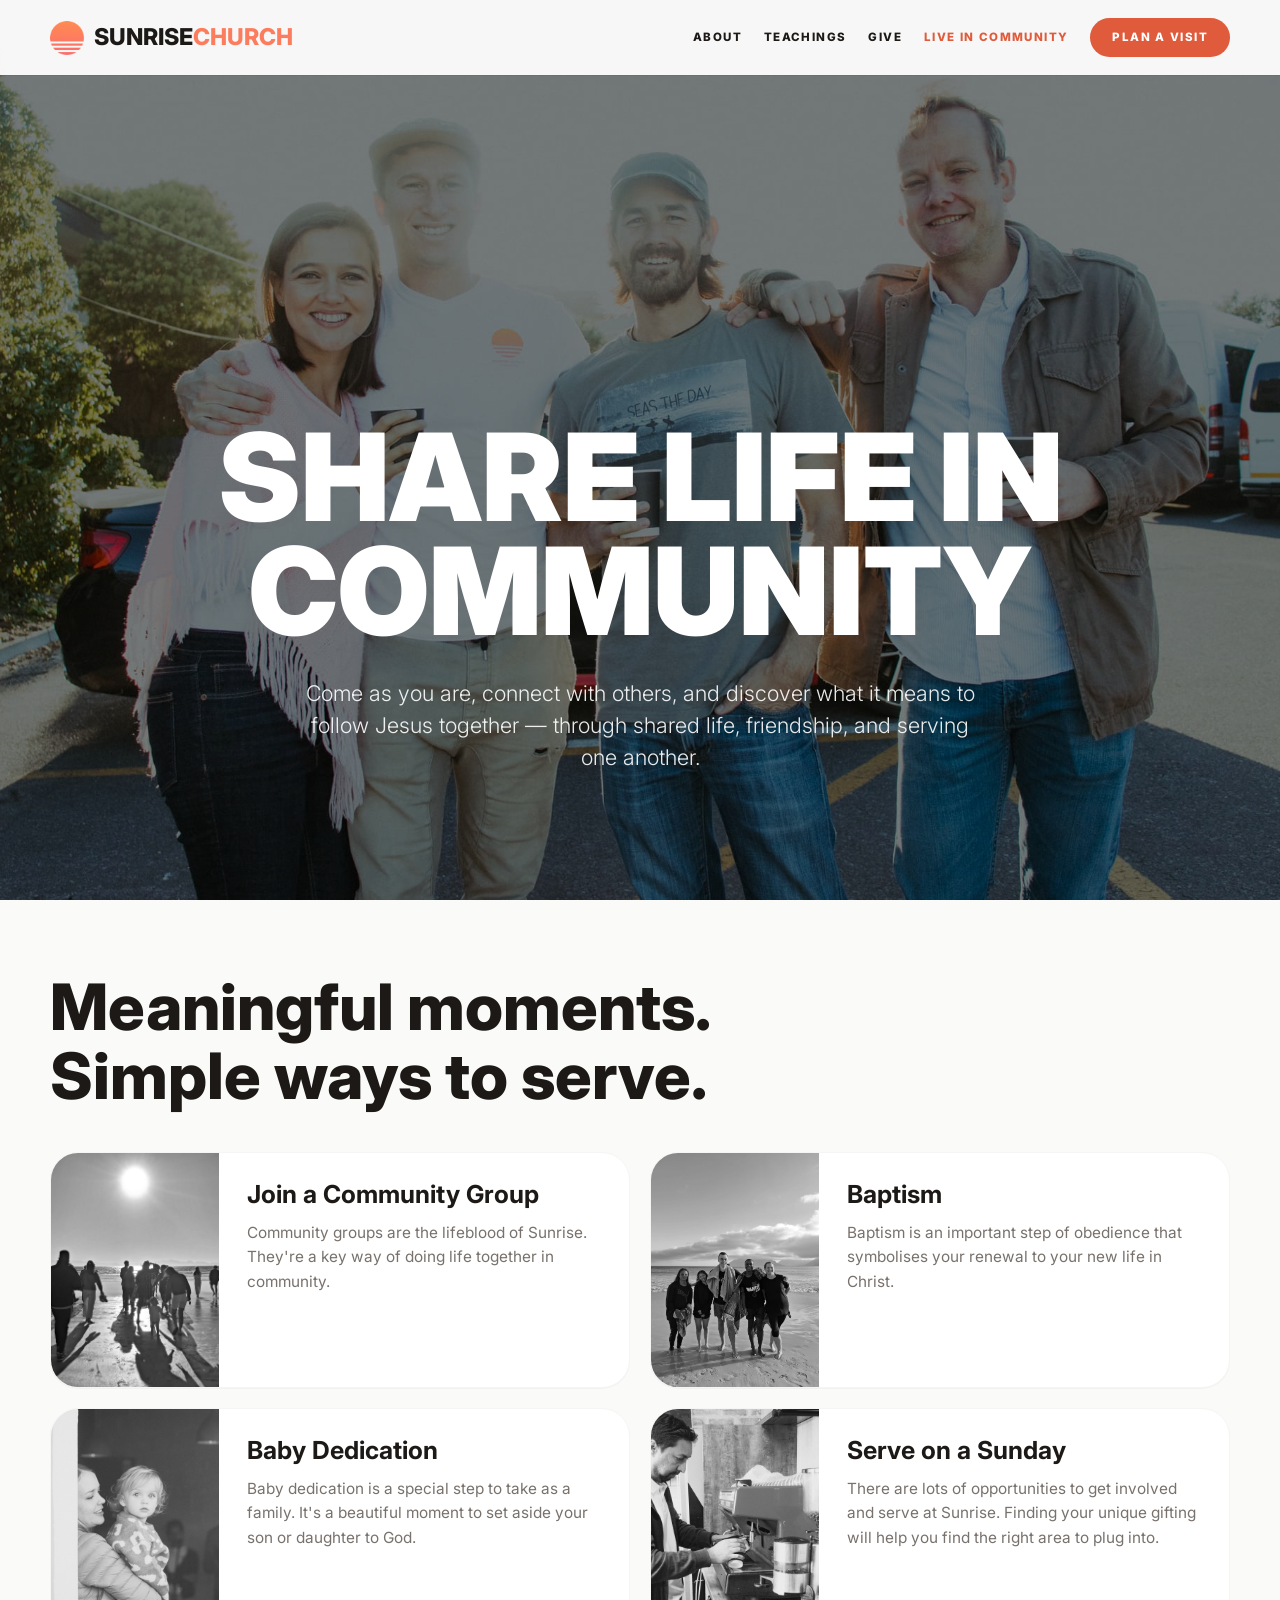
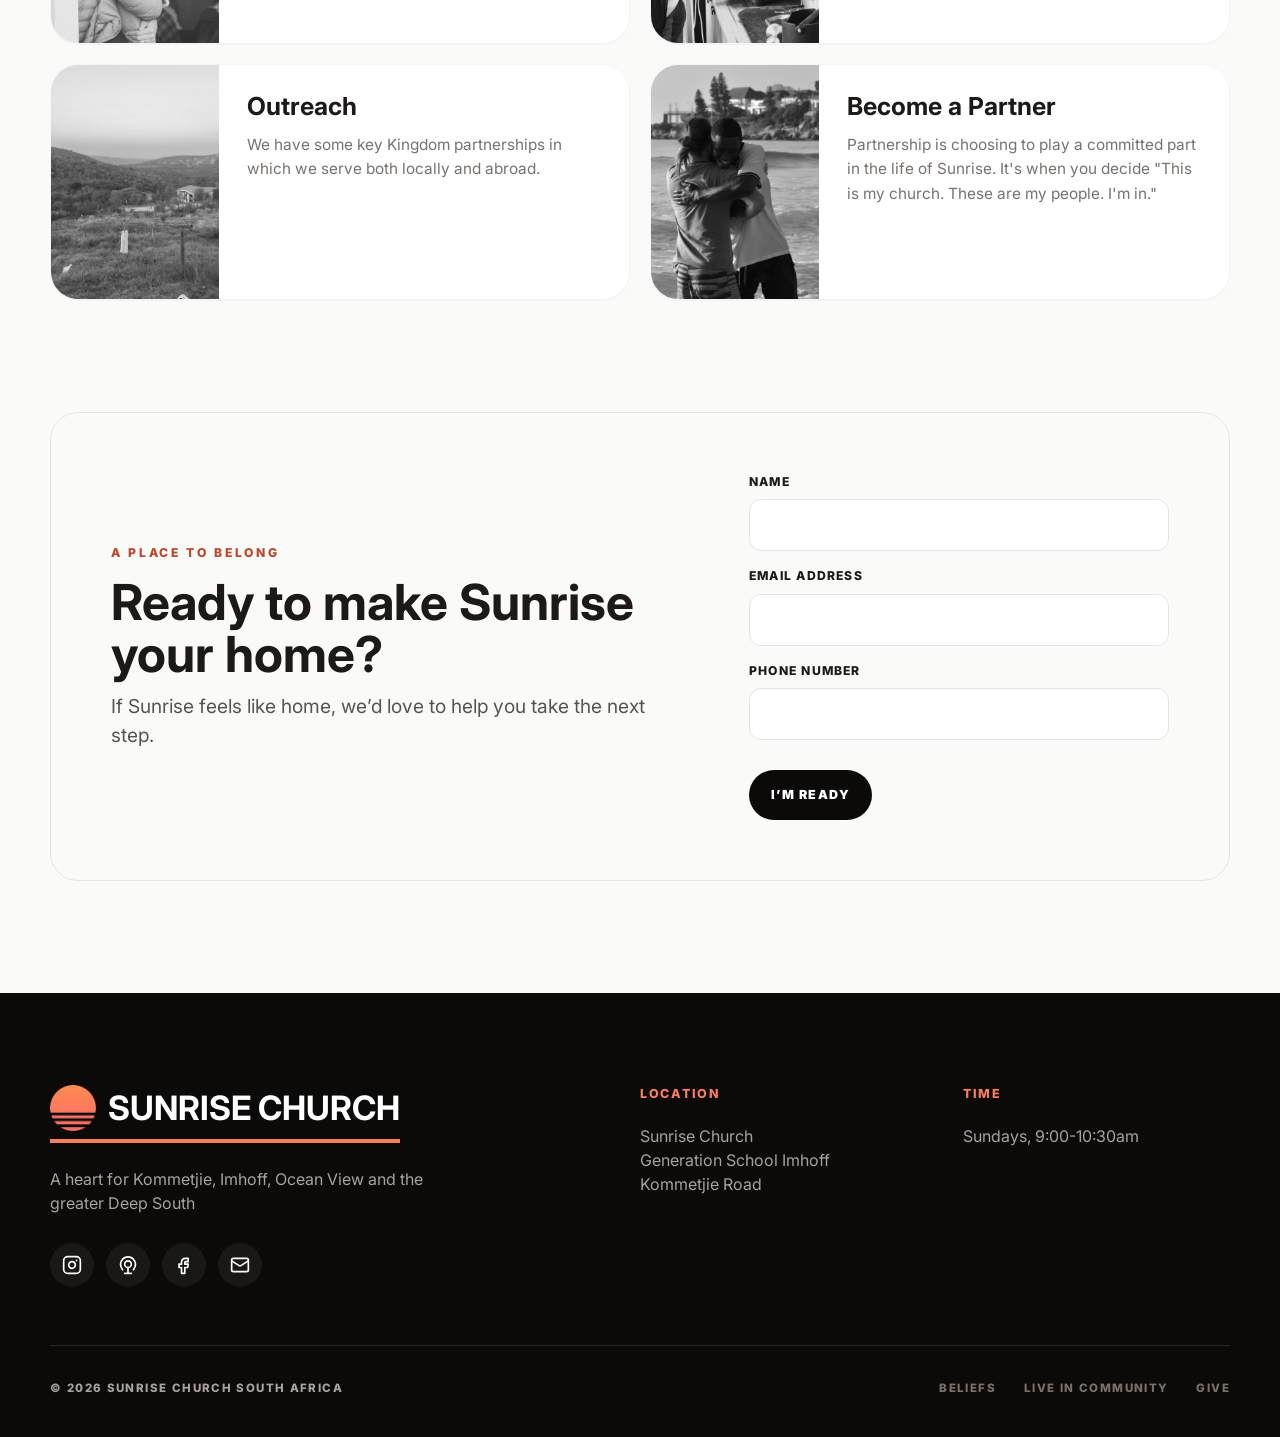
<file: live-in-community/index.html>
<!doctype html>
<html lang="en">
  <head>
    <meta charset="UTF-8">
    <meta name="viewport" content="width=device-width, initial-scale=1.0">
    <meta
      name="description"
      content="Live in community at Sunrise Church through connection, groups, serving, prayer, baptism conversations, and events."
    >
    <title>Live in Community | Sunrise Church</title>
    <link rel="icon" href="../favicon.ico" sizes="any">
    <link rel="icon" href="../favicon.png" type="image/png">
    <link rel="apple-touch-icon" href="../apple-touch-icon.png">
    <link rel="stylesheet" href="../assets/css/styles.css">
    <script src="../assets/js/main.js" defer></script>
  </head>
  <body class="inner-page muted-page community-page">
    <header class="site-nav" data-site-nav>
      <div class="nav-inner">
        <a class="brand" href="../" aria-label="Sunrise Church home">
          <img class="brand-logo" src="../assets/images/logo-mark.png" width="34" height="34" alt="">
          <span class="brand-text">SUNRISE<span>CHURCH</span></span>
        </a>
        <nav class="desktop-nav" aria-label="Main navigation">
          <a href="../about/">About</a>
          <a href="../#teaching">Teachings</a>
          <a href="../give/">Give</a>
          <a href="../live-in-community/">Live in Community</a>
          <a class="visit-pill" href="../visit/">Plan a Visit</a>
        </nav>
        <button class="menu-toggle" type="button" data-menu-toggle aria-controls="mobile-menu" aria-expanded="false" aria-label="Open menu">
          <svg viewBox="0 0 24 24" aria-hidden="true">
            <path d="M4 6h16"></path>
            <path d="M4 12h16"></path>
            <path d="M4 18h16"></path>
          </svg>
        </button>
      </div>
      <div class="mobile-menu" id="mobile-menu" data-mobile-menu hidden>
        <div class="mobile-menu-header">
          <a class="brand mobile-brand" href="../" aria-label="Sunrise Church home">
            <img class="brand-logo" src="../assets/images/logo-mark.png" width="34" height="34" alt="">
            <span class="brand-text">SUNRISE<span>CHURCH</span></span>
          </a>
          <button class="menu-close" type="button" data-menu-close aria-label="Close menu">
            <svg viewBox="0 0 24 24" aria-hidden="true">
              <path d="M18 6 6 18"></path>
              <path d="m6 6 12 12"></path>
            </svg>
          </button>
        </div>
        <nav class="mobile-nav" aria-label="Mobile navigation">
          <a href="../about/">About</a>
          <a href="../visit/">Plan a Visit</a>
          <a href="../#teaching">Teachings</a>
          <a href="../give/">Give</a>
          <a href="../live-in-community/">Live in Community</a>
        </nav>
      </div>
    </header>

    <main>
      <section class="hero">
        <img
          src="../assets/images/friends.jpg"
          alt="Friends sharing time together in the Sunrise Church community"
          class="hero-image"
        >
        <div class="hero-overlay"></div>
        <div class="hero-content">
          <h1>SHARE LIFE IN COMMUNITY</h1>
          <p>
            Come as you are, connect with others, and discover what it means to follow Jesus together — through shared life, friendship, and serving one another.
          </p>
        </div>
      </section>

      <section class="container next-secondary">
        <div class="section-heading-row compact">
          <div>
            <h2 class="section-title">Meaningful moments. Simple ways to serve.</h2>
          </div>
        </div>

        <div class="next-secondary-grid">
          <article class="next-step-card next-step-card-secondary">
            <img
              src="../assets/images/sunrise_beach.jpg"
              alt="Sunrise Church community group"
            >
            <div>
              <h2>Join a Community Group</h2>
              <p>
                Community groups are the lifeblood of Sunrise. They're a key
                way of doing life together in community.
              </p>
            </div>
          </article>

          <article class="next-step-card next-step-card-secondary">
            <img
              src="../assets/images/kommetjie_beach.jpg"
              alt="Baptism at Sunrise Church"
            >
            <div>
              <h2>Baptism</h2>
              <p>
                Baptism is an important step of obedience that symbolises your
                renewal to your new life in Christ.
              </p>
            </div>
          </article>

          <article class="next-step-card next-step-card-secondary">
            <img
              src="../assets/images/Sunrise-24.jpg"
              alt="Baby dedication at Sunrise Church"
            >
            <div>
              <h2>Baby Dedication</h2>
              <p>
                Baby dedication is a special step to take as a family. It's a
                beautiful moment to set aside your son or daughter to God.
              </p>
            </div>
          </article>

          <article class="next-step-card next-step-card-secondary">
            <img
              src="../assets/images/Sunrise-4.jpg"
              alt="Serving at Sunrise Church"
            >
            <div>
              <h2>Serve on a Sunday</h2>
              <p>
                There are lots of opportunities to get involved and serve at
                Sunrise. Finding your unique gifting will help you find the
                right area to plug into.
              </p>
            </div>
          </article>

          <article class="next-step-card next-step-card-secondary">
            <img
              src="../assets/images/outreach.jpg"
              alt="Sunrise Church outreach"
            >
            <div>
              <h2>Outreach</h2>
              <p>
                We have some key Kingdom partnerships in which we serve both
                locally and abroad.
              </p>
            </div>
          </article>

          <article class="next-step-card next-step-card-secondary">
            <img
              src="../assets/images/beach_baptism.jpg"
              alt="People at Sunrise Church"
            >
            <div>
              <h2>Become a Partner</h2>
              <p>
                Partnership is choosing to play a committed part in the life of
                Sunrise. It's when you decide "This is my church. These are my
                people. I'm in."
              </p>
            </div>
          </article>
        </div>
      </section>

      <section class="container" aria-labelledby="community-contact-heading">
        <div class="connect-panel">
          <div class="connect-copy">
            <span class="eyebrow">A place to belong</span>
            <h2 id="community-contact-heading">Ready to make Sunrise your home?</h2>
            <p>If Sunrise feels like home, we’d love to help you take the next step.</p>
          </div>
          <form class="connect-form" action="https://formspree.io/f/mljgbzyy" method="POST" data-community-form>
            <div class="connect-form-fields">
              <label for="community-name">Name
                <input id="community-name" name="name" type="text" autocomplete="name" required>
              </label>
              <label for="community-email">Email address
                <input id="community-email" name="email" type="email" autocomplete="email" required>
              </label>
              <label for="community-phone">Phone number
                <input id="community-phone" name="phone" type="tel" autocomplete="tel" required>
              </label>
            </div>
            <p class="connect-form-error" data-community-error role="alert" hidden></p>
            <button class="btn btn-dark" type="submit" data-community-submit>I’m ready</button>
          </form>
          <p class="connect-form-success" data-community-success role="status" tabindex="-1" hidden>Thank you! We’ll be in touch soon about your next step.</p>
        </div>
      </section>
    </main>

    <footer class="site-footer">
      <div class="container footer-grid">
        <div class="footer-brand-block">
          <h2><img class="footer-logo" src="../assets/images/logo-mark.png" width="46" height="46" alt=""><span>SUNRISE CHURCH</span></h2>
          <p>
            A heart for Kommetjie, Imhoff, Ocean View and the greater Deep South
          </p>
          <div class="social-links">
            <a href="https://www.instagram.com/sunrisechurchcapetown" target="_blank" rel="noopener noreferrer" aria-label="Sunrise Church on Instagram">
              <svg viewBox="0 0 24 24" aria-hidden="true">
                <rect width="20" height="20" x="2" y="2" rx="5"></rect>
                <path d="M16 11.37A4 4 0 1 1 12.63 8 4 4 0 0 1 16 11.37Z"></path>
                <path d="M17.5 6.5h.01"></path>
              </svg>
            </a>
            <a href="https://spotify.link/eLP6AocpMDb" target="_blank" rel="noopener noreferrer" aria-label="Listen to Sunrise Church on Spotify">
              <svg viewBox="0 0 24 24" aria-hidden="true">
                <circle cx="12" cy="11" r="4"></circle>
                <path d="M12 15v7"></path>
                <path d="M8 22h8"></path>
                <path d="M18.5 17.5a9 9 0 1 0-13 0"></path>
              </svg>
            </a>
            <a href="https://www.facebook.com/profile.php?id=100088437964446" target="_blank" rel="noopener noreferrer" aria-label="Sunrise Church on Facebook">
              <svg viewBox="0 0 24 24" aria-hidden="true">
                <path d="M14 8h3V4h-3c-3.3 0-5 2-5 5v2H6v4h3v7h4v-7h3.5l.5-4h-4V9c0-.7.3-1 1-1Z"></path>
              </svg>
            </a>
            <a href="mailto:info@sunrisechurch.co.za" aria-label="Email Sunrise Church">
              <svg viewBox="0 0 24 24" aria-hidden="true">
                <rect width="20" height="16" x="2" y="4" rx="2"></rect>
                <path d="m22 7-8.97 5.7a1.94 1.94 0 0 1-2.06 0L2 7"></path>
              </svg>
            </a>
          </div>
        </div>
        <div>
          <h3>Location</h3>
          <p>
            <a class="footer-location-link" href="https://maps.app.goo.gl/TuEVfKt7bGEsn8uT9" target="_blank" rel="noopener noreferrer">
              Sunrise Church<br>Generation School Imhoff<br>Kommetjie Road
            </a>
          </p>
        </div>
        <div>
          <h3>Time</h3>
          <p>Sundays, 9:00-10:30am</p>
        </div>
      </div>
      <div class="container footer-bottom">
        <p>&copy; <span data-current-year>2026</span> Sunrise Church South Africa</p>
        <div>
          <a href="../about/">Beliefs</a>
          <a href="../live-in-community/">Live in Community</a>
          <a href="../give/">Give</a>
        </div>
      </div>
    </footer>
  </body>
</html>
</file>
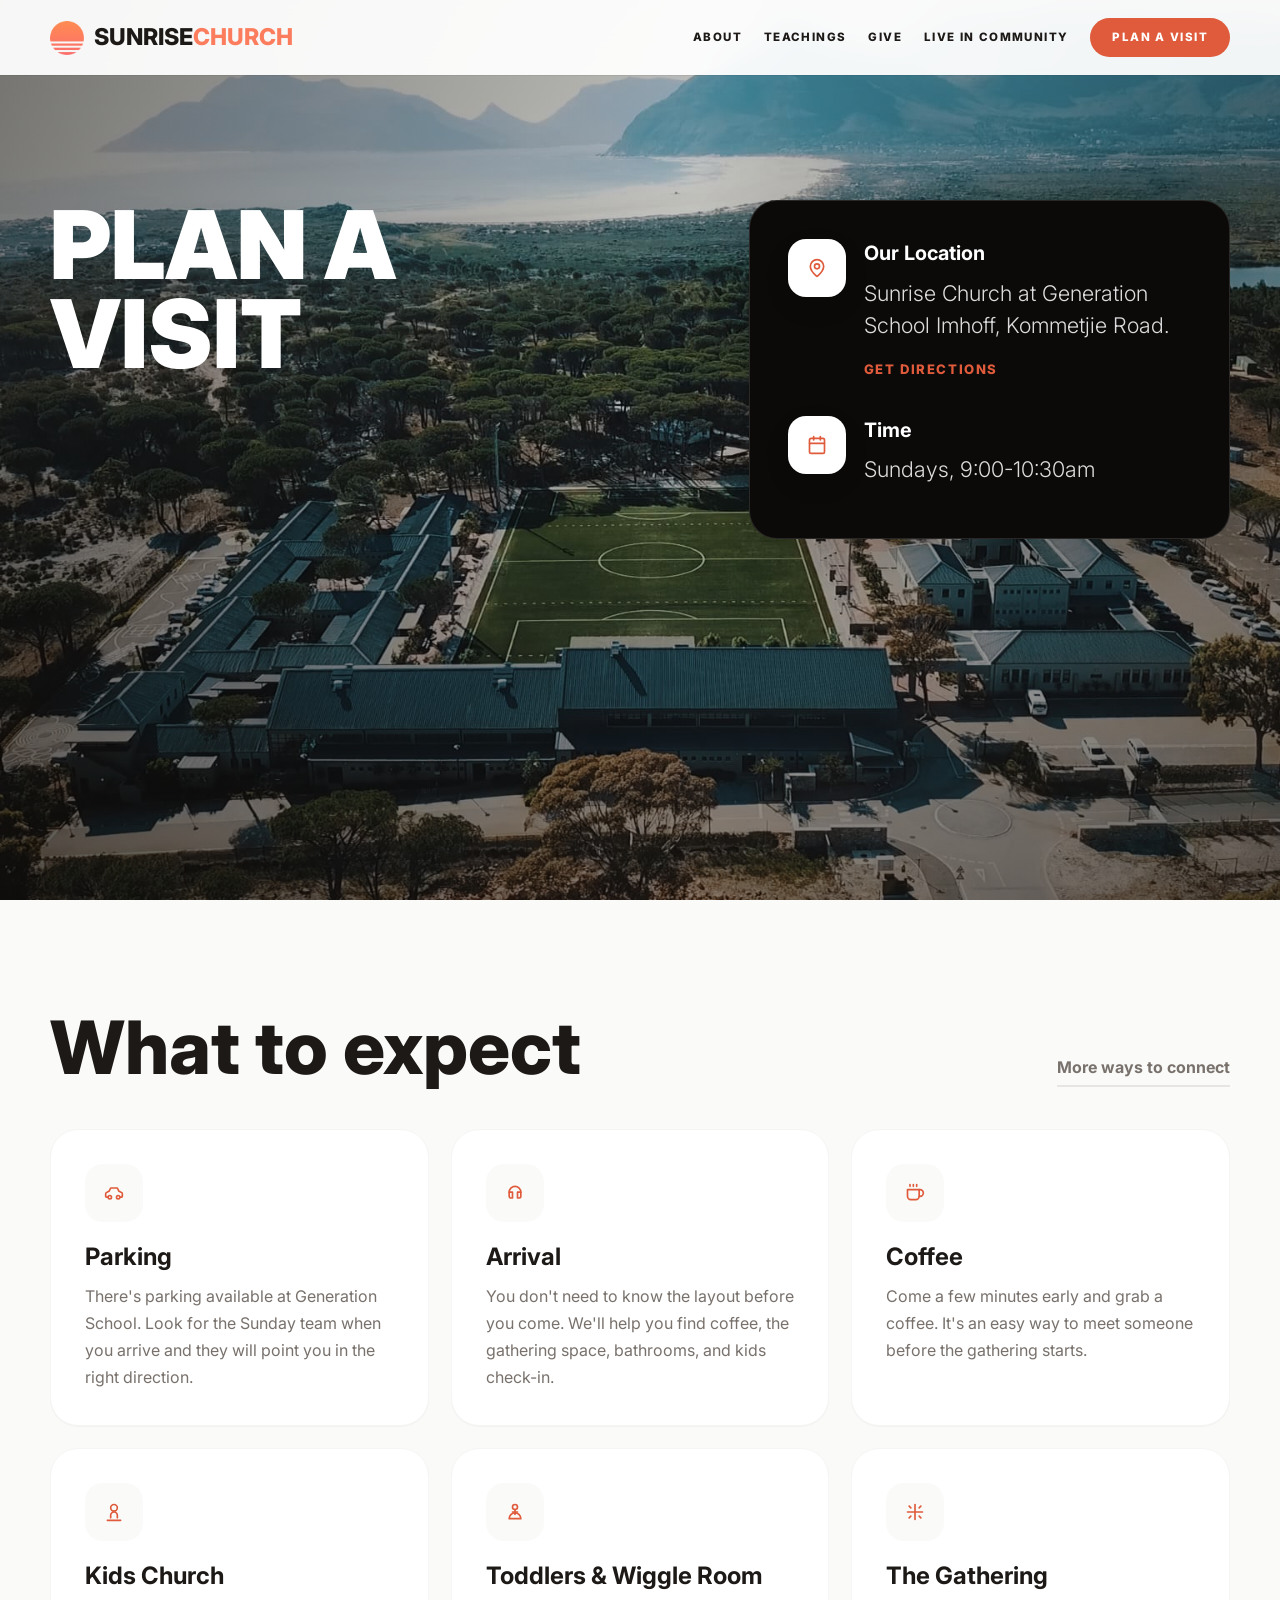
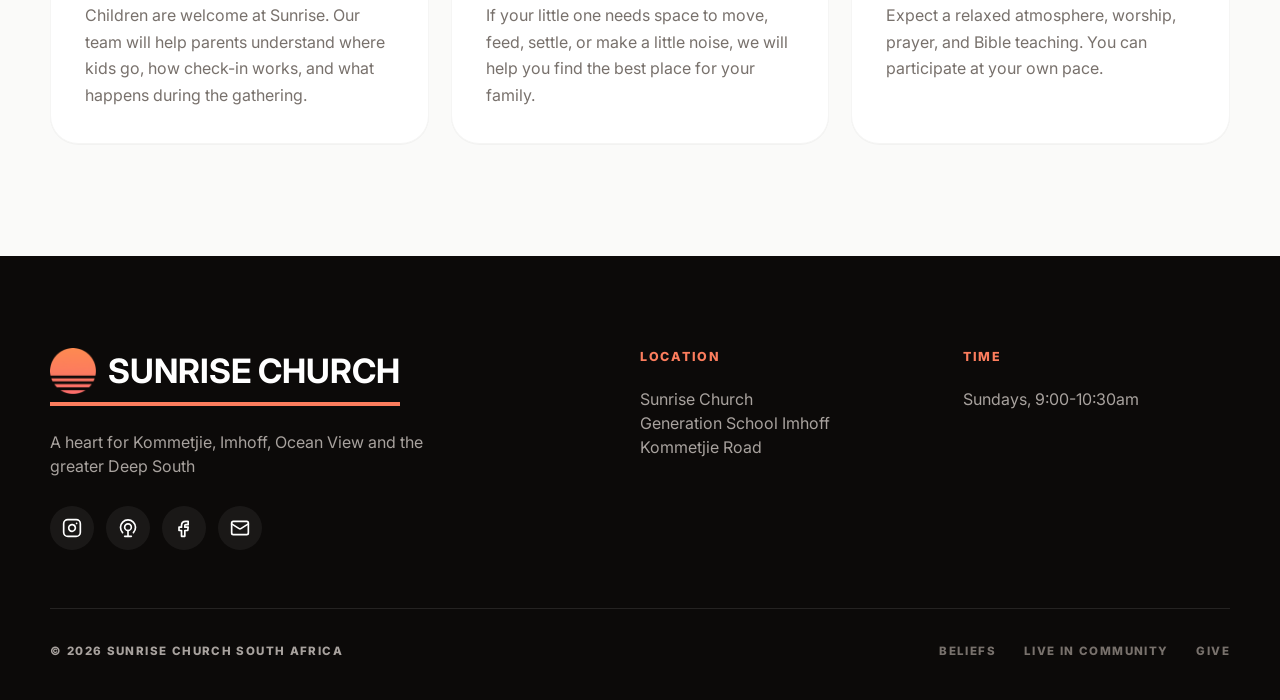
<file: visit/index.html>
<!doctype html>
<html lang="en">
  <head>
    <meta charset="UTF-8">
    <meta name="viewport" content="width=device-width, initial-scale=1.0">
    <meta
      name="description"
      content="Plan a visit to Sunrise Church at Generation School Imhoff on Sunday from 9:00-10:30am."
    >
    <title>Plan a Visit | Sunrise Church</title>
    <link rel="icon" href="../favicon.ico" sizes="any">
    <link rel="icon" href="../favicon.png" type="image/png">
    <link rel="apple-touch-icon" href="../apple-touch-icon.png">
    <link rel="stylesheet" href="../assets/css/styles.css?v=visit-hero-20260718f">
    <script src="../assets/js/main.js" defer></script>
  </head>
  <body class="inner-page muted-page">
    <header class="site-nav" data-site-nav>
      <div class="nav-inner">
        <a class="brand" href="../" aria-label="Sunrise Church home">
          <img class="brand-logo" src="../assets/images/logo-mark.png" width="34" height="34" alt="">
          <span class="brand-text">SUNRISE<span>CHURCH</span></span>
        </a>
        <nav class="desktop-nav" aria-label="Main navigation">
          <a href="../about/">About</a>
          <a href="../#teaching">Teachings</a>
          <a href="../give/">Give</a>
          <a href="../live-in-community/">Live in Community</a>
          <a class="visit-pill" href="../visit/">Plan a Visit</a>
        </nav>
        <button class="menu-toggle" type="button" data-menu-toggle aria-controls="mobile-menu" aria-expanded="false" aria-label="Open menu">
          <svg viewBox="0 0 24 24" aria-hidden="true">
            <path d="M4 6h16"></path>
            <path d="M4 12h16"></path>
            <path d="M4 18h16"></path>
          </svg>
        </button>
      </div>
      <div class="mobile-menu" id="mobile-menu" data-mobile-menu hidden>
        <div class="mobile-menu-header">
          <a class="brand mobile-brand" href="../" aria-label="Sunrise Church home">
            <img class="brand-logo" src="../assets/images/logo-mark.png" width="34" height="34" alt="">
            <span class="brand-text">SUNRISE<span>CHURCH</span></span>
          </a>
          <button class="menu-close" type="button" data-menu-close aria-label="Close menu">
            <svg viewBox="0 0 24 24" aria-hidden="true">
              <path d="M18 6 6 18"></path>
              <path d="m6 6 12 12"></path>
            </svg>
          </button>
        </div>
        <nav class="mobile-nav" aria-label="Mobile navigation">
          <a href="../about/">About</a>
          <a href="../visit/">Plan a Visit</a>
          <a href="../#teaching">Teachings</a>
          <a href="../give/">Give</a>
          <a href="../live-in-community/">Live in Community</a>
        </nav>
      </div>
    </header>

    <main class="visit-page-shell">
      <section class="hero visit-hero">
        <img
          src="../assets/images/generation_school.jpg"
          alt="Generation School Imhoff campus where Sunrise Church gathers"
          class="hero-image visit-hero-image"
        >
        <div class="hero-overlay visit-hero-overlay"></div>
        <div class="container hero-content visit-hero-content">
          <div class="visit-copy">
            <h1 class="page-title">PLAN A<br>VISIT</h1>
          </div>

          <div class="info-stack visit-details-card">
            <article class="info-row">
              <div class="info-icon">
                <svg viewBox="0 0 24 24" aria-hidden="true">
                  <path d="M20 10c0 4.99-5.52 10.25-7.39 11.88a.92.92 0 0 1-1.22 0C9.52 20.25 4 14.99 4 10a8 8 0 0 1 16 0Z"></path>
                  <circle cx="12" cy="10" r="3"></circle>
                </svg>
              </div>
              <div>
                <h2>Our Location</h2>
                <p>Sunrise Church at Generation School Imhoff, Kommetjie Road.</p>
                <a
                  class="small-link"
                  href="https://maps.app.goo.gl/TuEVfKt7bGEsn8uT9"
                  target="_blank"
                  rel="noopener noreferrer"
                >
                  Get Directions
                </a>
              </div>
            </article>

            <article class="info-row">
              <div class="info-icon">
                <svg viewBox="0 0 24 24" aria-hidden="true">
                  <path d="M8 2v4"></path>
                  <path d="M16 2v4"></path>
                  <rect width="18" height="18" x="3" y="4" rx="2"></rect>
                  <path d="M3 10h18"></path>
                </svg>
              </div>
              <div>
                <h2>Time</h2>
                <p>Sundays, 9:00-10:30am</p>
              </div>
            </article>
          </div>
        </div>
      </section>

      <section class="container visit-expect">
        <div class="section-heading-row compact">
          <div>
            <h2 class="section-title">What to expect</h2>
          </div>
          <a class="subtle-link" href="../live-in-community/">More ways to connect</a>
        </div>

        <div class="expect-grid">
          <article class="expect-card">
            <div class="icon-badge">
              <svg viewBox="0 0 24 24" aria-hidden="true">
                <path d="M19 17h2c.6 0 1-.4 1-1v-3c0-.9-.7-1.7-1.5-1.9L18 10l-2-4H8l-2 4-2.5 1.1C2.7 11.4 2 12.1 2 13v3c0 .6.4 1 1 1h2"></path>
                <circle cx="7" cy="17" r="2"></circle>
                <circle cx="17" cy="17" r="2"></circle>
              </svg>
            </div>
            <h3>Parking</h3>
            <p>There's parking available at Generation School. Look for the Sunday team when you arrive and they will point you in the right direction.</p>
          </article>

          <article class="expect-card">
            <div class="icon-badge">
              <svg viewBox="0 0 24 24" aria-hidden="true">
                <path d="M5 11a7 7 0 0 1 14 0"></path>
                <path d="M5 11v5a2 2 0 0 0 2 2h2v-7H5Z"></path>
                <path d="M19 11v5a2 2 0 0 1-2 2h-2v-7h4Z"></path>
              </svg>
            </div>
            <h3>Arrival</h3>
            <p>You don't need to know the layout before you come. We'll help you find coffee, the gathering space, bathrooms, and kids check-in.</p>
          </article>

          <article class="expect-card">
            <div class="icon-badge">
              <svg viewBox="0 0 24 24" aria-hidden="true">
                <path d="M17 8h1a4 4 0 1 1 0 8h-1"></path>
                <path d="M3 8h14v8a4 4 0 0 1-4 4H7a4 4 0 0 1-4-4Z"></path>
                <line x1="6" x2="6" y1="2" y2="4"></line>
                <line x1="10" x2="10" y1="2" y2="4"></line>
                <line x1="14" x2="14" y1="2" y2="4"></line>
              </svg>
            </div>
            <h3>Coffee</h3>
            <p>Come a few minutes early and grab a coffee. It's an easy way to meet someone before the gathering starts.</p>
          </article>

          <article class="expect-card">
            <div class="icon-badge">
              <svg viewBox="0 0 24 24" aria-hidden="true">
                <path d="M8 19v-3a4 4 0 0 1 8 0v3"></path>
                <circle cx="12" cy="7" r="4"></circle>
                <path d="M4 22h16"></path>
              </svg>
            </div>
            <h3>Kids Church</h3>
            <p>Children are welcome at Sunrise. Our team will help parents understand where kids go, how check-in works, and what happens during the gathering.</p>
          </article>

          <article class="expect-card">
            <div class="icon-badge">
              <svg viewBox="0 0 24 24" aria-hidden="true">
                <path d="M9 12h6"></path>
                <path d="M12 9v6"></path>
                <path d="M5 20a7 7 0 1 1 14 0Z"></path>
                <circle cx="12" cy="6" r="3"></circle>
              </svg>
            </div>
            <h3>Toddlers & Wiggle Room</h3>
            <p>If your little one needs space to move, feed, settle, or make a little noise, we will help you find the best place for your family.</p>
          </article>

          <article class="expect-card">
            <div class="icon-badge">
              <svg viewBox="0 0 24 24" aria-hidden="true">
                <path d="M3 12h18"></path>
                <path d="M12 3v18"></path>
                <path d="m19 5-2 2"></path>
                <path d="m7 17-2 2"></path>
                <path d="m5 5 2 2"></path>
                <path d="m17 17 2 2"></path>
              </svg>
            </div>
            <h3>The Gathering</h3>
            <p>Expect a relaxed atmosphere, worship, prayer, and Bible teaching. You can participate at your own pace.</p>
          </article>
        </div>
      </section>
    </main>

    <footer class="site-footer">
      <div class="container footer-grid">
        <div class="footer-brand-block">
          <h2><img class="footer-logo" src="../assets/images/logo-mark.png" width="46" height="46" alt=""><span>SUNRISE CHURCH</span></h2>
          <p>
            A heart for Kommetjie, Imhoff, Ocean View and the greater Deep South
          </p>
          <div class="social-links">
            <a href="https://www.instagram.com/sunrisechurchcapetown" target="_blank" rel="noopener noreferrer" aria-label="Sunrise Church on Instagram">
              <svg viewBox="0 0 24 24" aria-hidden="true">
                <rect width="20" height="20" x="2" y="2" rx="5"></rect>
                <path d="M16 11.37A4 4 0 1 1 12.63 8 4 4 0 0 1 16 11.37Z"></path>
                <path d="M17.5 6.5h.01"></path>
              </svg>
            </a>
            <a href="https://spotify.link/eLP6AocpMDb" target="_blank" rel="noopener noreferrer" aria-label="Listen to Sunrise Church on Spotify">
              <svg viewBox="0 0 24 24" aria-hidden="true">
                <circle cx="12" cy="11" r="4"></circle>
                <path d="M12 15v7"></path>
                <path d="M8 22h8"></path>
                <path d="M18.5 17.5a9 9 0 1 0-13 0"></path>
              </svg>
            </a>
            <a href="https://www.facebook.com/profile.php?id=100088437964446" target="_blank" rel="noopener noreferrer" aria-label="Sunrise Church on Facebook">
              <svg viewBox="0 0 24 24" aria-hidden="true">
                <path d="M14 8h3V4h-3c-3.3 0-5 2-5 5v2H6v4h3v7h4v-7h3.5l.5-4h-4V9c0-.7.3-1 1-1Z"></path>
              </svg>
            </a>
            <a href="mailto:info@sunrisechurch.co.za" aria-label="Email Sunrise Church">
              <svg viewBox="0 0 24 24" aria-hidden="true">
                <rect width="20" height="16" x="2" y="4" rx="2"></rect>
                <path d="m22 7-8.97 5.7a1.94 1.94 0 0 1-2.06 0L2 7"></path>
              </svg>
            </a>
          </div>
        </div>
        <div>
          <h3>Location</h3>
          <p>
            <a class="footer-location-link" href="https://maps.app.goo.gl/TuEVfKt7bGEsn8uT9" target="_blank" rel="noopener noreferrer">
              Sunrise Church<br>Generation School Imhoff<br>Kommetjie Road
            </a>
          </p>
        </div>
        <div>
          <h3>Time</h3>
          <p>Sundays, 9:00-10:30am</p>
        </div>
      </div>
      <div class="container footer-bottom">
        <p>&copy; <span data-current-year>2026</span> Sunrise Church South Africa</p>
        <div>
          <a href="../about/">Beliefs</a>
          <a href="../live-in-community/">Live in Community</a>
          <a href="../give/">Give</a>
        </div>
      </div>
    </footer>
  </body>
</html>
</file>
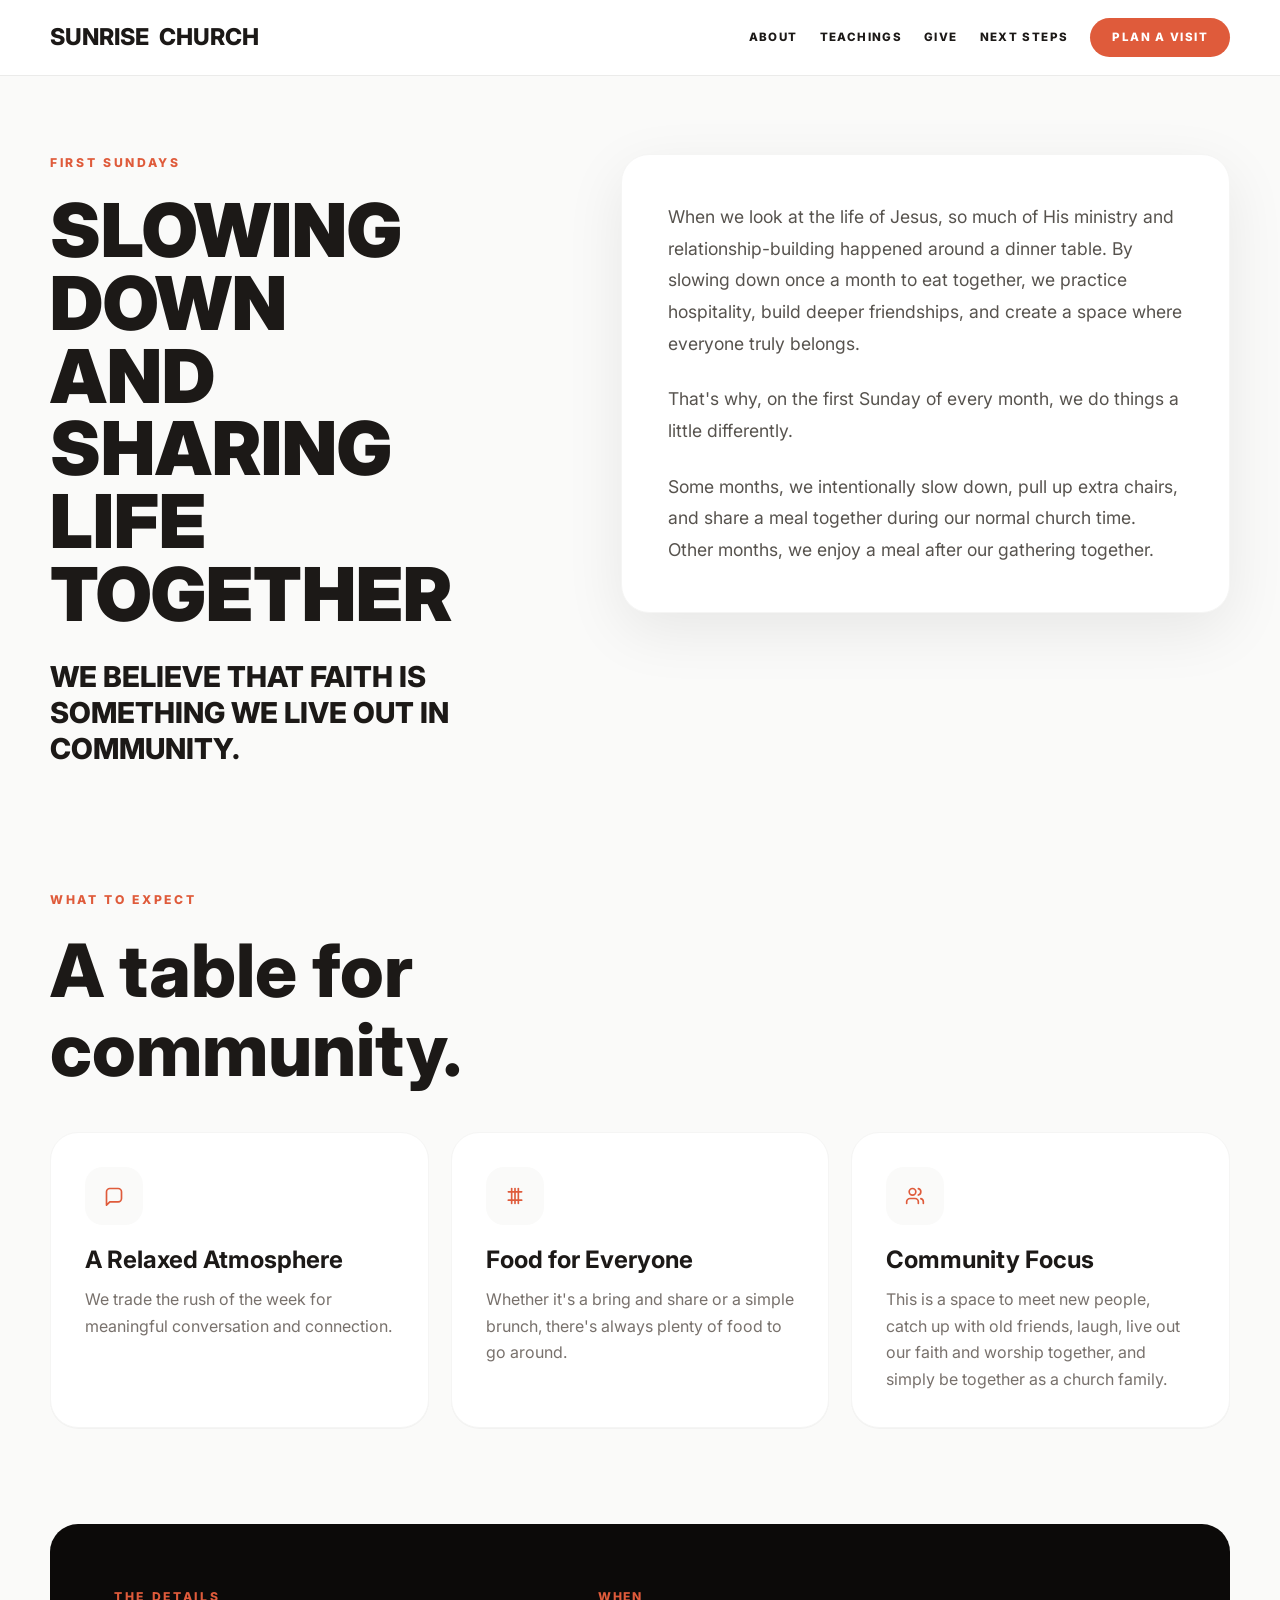
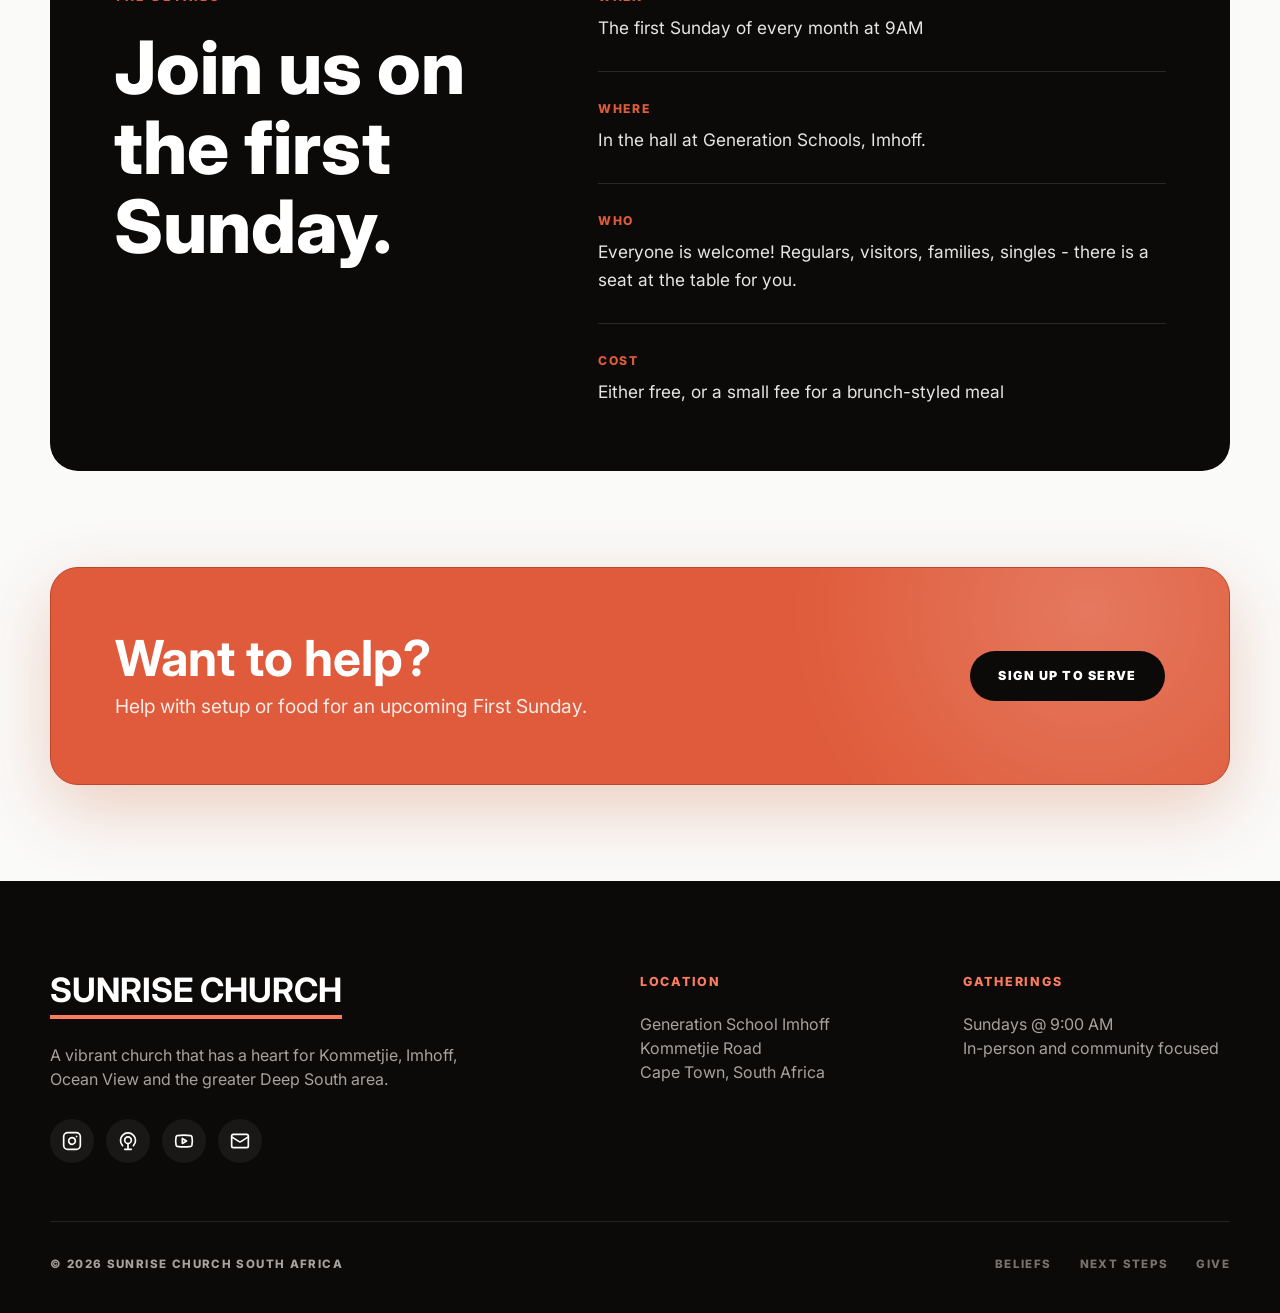
<file: first-sundays.html>
<!doctype html>
<html lang="en">
  <head>
    <meta charset="UTF-8">
    <meta name="viewport" content="width=device-width, initial-scale=1.0">
    <meta
      name="description"
      content="Learn about First Sundays at Sunrise Church, a monthly rhythm of slowing down, sharing a meal, and building community."
    >
    <title>First Sundays | Sunrise Church</title>
    <link rel="icon" href="favicon.ico" sizes="any">
    <link rel="icon" href="favicon.png" type="image/png">
    <link rel="apple-touch-icon" href="apple-touch-icon.png">
    <link rel="stylesheet" href="assets/css/styles.css">
    <script src="assets/js/main.js" defer></script>
  </head>
  <body class="inner-page muted-page">
    <header class="site-nav" data-site-nav>
      <div class="nav-inner">
        <a class="brand" href="index.html" aria-label="Sunrise Church home">
          SUNRISE<span>CHURCH</span>
        </a>
        <nav class="desktop-nav" aria-label="Main navigation">
          <a href="about.html">About</a>
          <a href="index.html#teaching">Teachings</a>
          <a href="give.html">Give</a>
          <a href="next-steps.html">Next Steps</a>
          <a class="visit-pill" href="visit.html">Plan a Visit</a>
        </nav>
        <button class="menu-toggle" type="button" data-menu-toggle aria-controls="mobile-menu" aria-expanded="false" aria-label="Open menu">
          <svg viewBox="0 0 24 24" aria-hidden="true">
            <path d="M4 6h16"></path>
            <path d="M4 12h16"></path>
            <path d="M4 18h16"></path>
          </svg>
        </button>
      </div>
      <div class="mobile-menu" id="mobile-menu" data-mobile-menu hidden>
        <div class="mobile-menu-header">
          <a class="brand mobile-brand" href="index.html">SUNRISE<span>CHURCH</span></a>
          <button class="menu-close" type="button" data-menu-close aria-label="Close menu">
            <svg viewBox="0 0 24 24" aria-hidden="true">
              <path d="M18 6 6 18"></path>
              <path d="m6 6 12 12"></path>
            </svg>
          </button>
        </div>
        <nav class="mobile-nav" aria-label="Mobile navigation">
          <a href="about.html">About</a>
          <a href="visit.html">Plan a Visit</a>
          <a href="index.html#teaching">Teachings</a>
          <a href="give.html">Give</a>
          <a href="next-steps.html">Next Steps</a>
        </nav>
        <p class="mobile-tagline">God is moving. Come and see.</p>
      </div>
    </header>

    <main class="page-shell first-sundays-page-shell">
      <section class="container first-sundays-hero">
        <div>
          <span class="eyebrow">First Sundays</span>
          <h1 class="page-title">SLOWING DOWN<br>AND SHARING LIFE TOGETHER</h1>
          <p class="statement">
            We believe that faith is something we live out in community.
          </p>
        </div>
        <div class="first-sundays-intro">
          <p class="large-copy">
            When we look at the life of Jesus, so much of His ministry and
            relationship-building happened around a dinner table. By slowing
            down once a month to eat together, we practice hospitality, build
            deeper friendships, and create a space where everyone truly belongs.
          </p>
          <p class="large-copy">
            That's why, on the first Sunday of every month, we do things a
            little differently.
          </p>
          <p class="large-copy">
            Some months, we intentionally slow down, pull up extra chairs, and
            share a meal together during our normal church time. Other months,
            we enjoy a meal after our gathering together.
          </p>
        </div>
      </section>

      <section class="container first-sundays-section">
        <div class="section-heading-row compact">
          <div>
            <span class="eyebrow">What to expect</span>
            <h2 class="section-title">A table for community.</h2>
          </div>
        </div>

        <div class="expect-grid">
          <article class="expect-card">
            <div class="icon-badge">
              <svg viewBox="0 0 24 24" aria-hidden="true">
                <path d="M21 15a4 4 0 0 1-4 4H7l-4 4V7a4 4 0 0 1 4-4h10a4 4 0 0 1 4 4z"></path>
              </svg>
            </div>
            <h3>A Relaxed Atmosphere</h3>
            <p>
              We trade the rush of the week for meaningful conversation and
              connection.
            </p>
          </article>

          <article class="expect-card">
            <div class="icon-badge">
              <svg viewBox="0 0 24 24" aria-hidden="true">
                <path d="M12 3v18"></path>
                <path d="M8 3v18"></path>
                <path d="M16 3v18"></path>
                <path d="M4 7h16"></path>
                <path d="M4 17h16"></path>
              </svg>
            </div>
            <h3>Food for Everyone</h3>
            <p>
              Whether it's a bring and share or a simple brunch, there's always
              plenty of food to go around.
            </p>
          </article>

          <article class="expect-card">
            <div class="icon-badge">
              <svg viewBox="0 0 24 24" aria-hidden="true">
                <path d="M16 21v-2a4 4 0 0 0-4-4H6a4 4 0 0 0-4 4v2"></path>
                <circle cx="9" cy="7" r="4"></circle>
                <path d="M22 21v-2a4 4 0 0 0-3-3.87"></path>
                <path d="M16 3.13a4 4 0 0 1 0 7.75"></path>
              </svg>
            </div>
            <h3>Community Focus</h3>
            <p>
              This is a space to meet new people, catch up with old friends,
              laugh, live out our faith and worship together, and simply be
              together as a church family.
            </p>
          </article>
        </div>
      </section>

      <section class="container first-sundays-section">
        <div class="first-sundays-details">
          <div>
            <span class="eyebrow">The details</span>
            <h2 class="section-title">Join us on the first Sunday.</h2>
          </div>

          <div class="details-list">
            <article>
              <span>When</span>
              <p>The first Sunday of every month at 9AM</p>
            </article>
            <article>
              <span>Where</span>
              <p>In the hall at Generation Schools, Imhoff.</p>
            </article>
            <article>
              <span>Who</span>
              <p>
                Everyone is welcome! Regulars, visitors, families, singles -
                there is a seat at the table for you.
              </p>
            </article>
            <article>
              <span>Cost</span>
              <p>Either free, or a small fee for a brunch-styled meal</p>
            </article>
          </div>
        </div>
      </section>

      <section class="container first-sundays-section">
        <div class="connect-panel">
          <div>
            <h2>Want to help?</h2>
            <p>Help with setup or food for an upcoming First Sunday.</p>
          </div>
          <a class="btn btn-dark" href="#" data-placeholder-link>Sign up to serve</a>
        </div>
      </section>
    </main>

    <footer class="site-footer">
      <div class="container footer-grid">
        <div class="footer-brand-block">
          <h2>SUNRISE CHURCH</h2>
          <p>
            A vibrant church that has a heart for Kommetjie, Imhoff, Ocean View
            and the greater Deep South area.
          </p>
          <div class="social-links">
            <a href="https://www.instagram.com/sunrisechurchcapetown" target="_blank" rel="noopener noreferrer" aria-label="Sunrise Church on Instagram">
              <svg viewBox="0 0 24 24" aria-hidden="true">
                <rect width="20" height="20" x="2" y="2" rx="5"></rect>
                <path d="M16 11.37A4 4 0 1 1 12.63 8 4 4 0 0 1 16 11.37Z"></path>
                <path d="M17.5 6.5h.01"></path>
              </svg>
            </a>
            <a href="#" data-placeholder-link aria-label="Podcast feed coming soon">
              <svg viewBox="0 0 24 24" aria-hidden="true">
                <circle cx="12" cy="11" r="4"></circle>
                <path d="M12 15v7"></path>
                <path d="M8 22h8"></path>
                <path d="M18.5 17.5a9 9 0 1 0-13 0"></path>
              </svg>
            </a>
            <a href="#" data-placeholder-link aria-label="YouTube channel coming soon">
              <svg viewBox="0 0 24 24" aria-hidden="true">
                <path d="M2.5 17a24.12 24.12 0 0 1 0-10 2 2 0 0 1 1.4-1.4 49.56 49.56 0 0 1 16.2 0A2 2 0 0 1 21.5 7a24.12 24.12 0 0 1 0 10 2 2 0 0 1-1.4 1.4 49.56 49.56 0 0 1-16.2 0A2 2 0 0 1 2.5 17"></path>
                <path d="m10 15 5-3-5-3z"></path>
              </svg>
            </a>
            <a href="mailto:info@sunrisechurch.co.za" aria-label="Email Sunrise Church">
              <svg viewBox="0 0 24 24" aria-hidden="true">
                <rect width="20" height="16" x="2" y="4" rx="2"></rect>
                <path d="m22 7-8.97 5.7a1.94 1.94 0 0 1-2.06 0L2 7"></path>
              </svg>
            </a>
          </div>
        </div>
        <div>
          <h3>Location</h3>
          <p>Generation School Imhoff<br>Kommetjie Road<br>Cape Town, South Africa</p>
        </div>
        <div>
          <h3>Gatherings</h3>
          <p>Sundays @ 9:00 AM<br>In-person and community focused</p>
        </div>
      </div>
      <div class="container footer-bottom">
        <p>&copy; <span data-current-year>2026</span> Sunrise Church South Africa</p>
        <div>
          <a href="about.html">Beliefs</a>
          <a href="next-steps.html">Next Steps</a>
          <a href="give.html">Give</a>
        </div>
      </div>
    </footer>
  </body>
</html>
</file>
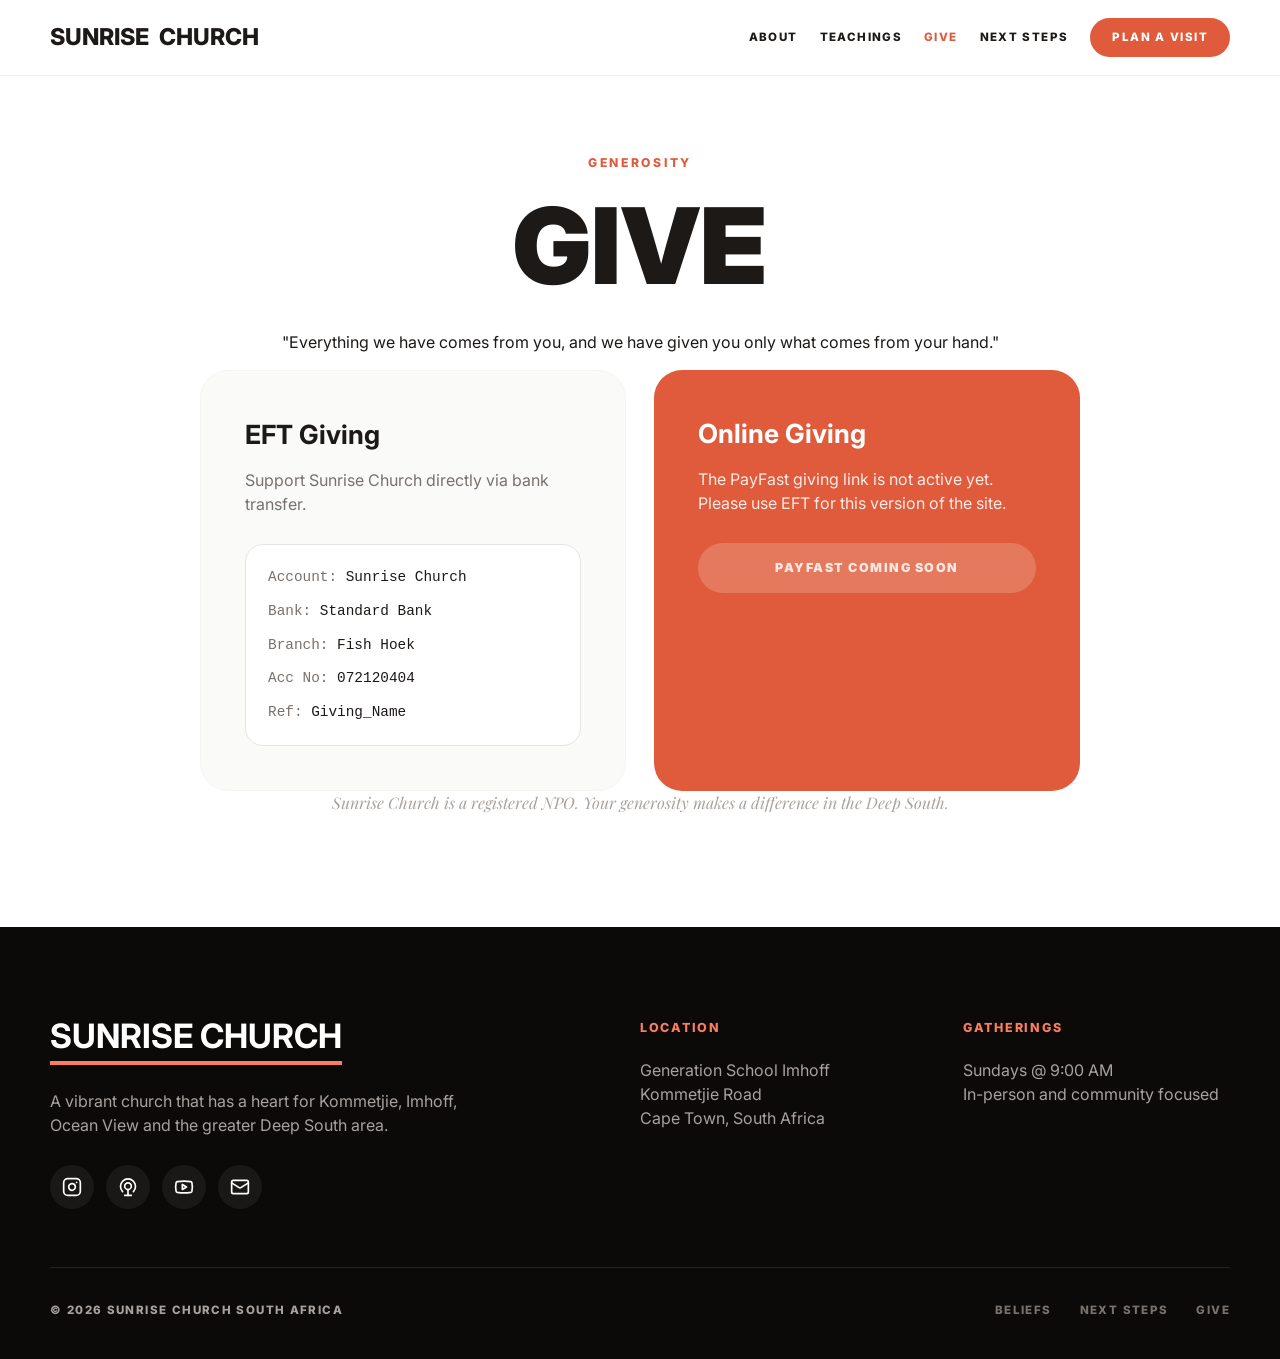
<file: give.html>
<!doctype html>
<html lang="en">
  <head>
    <meta charset="UTF-8">
    <meta name="viewport" content="width=device-width, initial-scale=1.0">
    <meta
      name="description"
      content="Giving details for Sunrise Church, including EFT details and online giving status."
    >
    <title>Give | Sunrise Church</title>
    <link rel="icon" href="favicon.ico" sizes="any">
    <link rel="icon" href="favicon.png" type="image/png">
    <link rel="apple-touch-icon" href="apple-touch-icon.png">
    <link rel="stylesheet" href="assets/css/styles.css">
    <script src="assets/js/main.js" defer></script>
  </head>
  <body class="inner-page">
    <header class="site-nav" data-site-nav>
      <div class="nav-inner">
        <a class="brand" href="index.html" aria-label="Sunrise Church home">
          SUNRISE<span>CHURCH</span>
        </a>
        <nav class="desktop-nav" aria-label="Main navigation">
          <a href="about.html">About</a>
          <a href="index.html#teaching">Teachings</a>
          <a href="give.html">Give</a>
          <a href="next-steps.html">Next Steps</a>
          <a class="visit-pill" href="visit.html">Plan a Visit</a>
        </nav>
        <button class="menu-toggle" type="button" data-menu-toggle aria-controls="mobile-menu" aria-expanded="false" aria-label="Open menu">
          <svg viewBox="0 0 24 24" aria-hidden="true">
            <path d="M4 6h16"></path>
            <path d="M4 12h16"></path>
            <path d="M4 18h16"></path>
          </svg>
        </button>
      </div>
      <div class="mobile-menu" id="mobile-menu" data-mobile-menu hidden>
        <div class="mobile-menu-header">
          <a class="brand mobile-brand" href="index.html">SUNRISE<span>CHURCH</span></a>
          <button class="menu-close" type="button" data-menu-close aria-label="Close menu">
            <svg viewBox="0 0 24 24" aria-hidden="true">
              <path d="M18 6 6 18"></path>
              <path d="m6 6 12 12"></path>
            </svg>
          </button>
        </div>
        <nav class="mobile-nav" aria-label="Mobile navigation">
          <a href="about.html">About</a>
          <a href="visit.html">Plan a Visit</a>
          <a href="index.html#teaching">Teachings</a>
          <a href="give.html">Give</a>
          <a href="next-steps.html">Next Steps</a>
        </nav>
        <p class="mobile-tagline">God is moving. Come and see.</p>
      </div>
    </header>

    <main class="page-shell">
      <section class="container narrow center-text">
        <span class="eyebrow">Generosity</span>
        <h1 class="page-title single">GIVE</h1>
        <p class="quote-copy">
          "Everything we have comes from you, and we have given you only what
          comes from your hand."
        </p>

        <div class="giving-grid">
          <article class="giving-card eft">
            <h2>EFT Giving</h2>
            <p>Support Sunrise Church directly via bank transfer.</p>
            <div class="bank-details">
              <p><span>Account:</span> Sunrise Church</p>
              <p><span>Bank:</span> Standard Bank</p>
              <p><span>Branch:</span> Fish Hoek</p>
              <p><span>Acc No:</span> 072120404</p>
              <p><span>Ref:</span> Giving_Name</p>
            </div>
          </article>

          <article class="giving-card online">
            <div>
              <h2>Online Giving</h2>
              <p>
                The PayFast giving link is not active yet. Please use EFT for
                this version of the site.
              </p>
            </div>
            <button class="btn btn-disabled light-disabled" type="button" disabled>
              PayFast Coming Soon
            </button>
          </article>
        </div>

        <p class="small-note">
          Sunrise Church is a registered NPO. Your generosity makes a difference
          in the Deep South.
        </p>
      </section>
    </main>

    <footer class="site-footer">
      <div class="container footer-grid">
        <div class="footer-brand-block">
          <h2>SUNRISE CHURCH</h2>
          <p>
            A vibrant church that has a heart for Kommetjie, Imhoff, Ocean View
            and the greater Deep South area.
          </p>
          <div class="social-links">
            <a href="https://www.instagram.com/sunrisechurchcapetown" target="_blank" rel="noopener noreferrer" aria-label="Sunrise Church on Instagram">
              <svg viewBox="0 0 24 24" aria-hidden="true">
                <rect width="20" height="20" x="2" y="2" rx="5"></rect>
                <path d="M16 11.37A4 4 0 1 1 12.63 8 4 4 0 0 1 16 11.37Z"></path>
                <path d="M17.5 6.5h.01"></path>
              </svg>
            </a>
            <a href="#" data-placeholder-link aria-label="Podcast feed coming soon">
              <svg viewBox="0 0 24 24" aria-hidden="true">
                <circle cx="12" cy="11" r="4"></circle>
                <path d="M12 15v7"></path>
                <path d="M8 22h8"></path>
                <path d="M18.5 17.5a9 9 0 1 0-13 0"></path>
              </svg>
            </a>
            <a href="#" data-placeholder-link aria-label="YouTube channel coming soon">
              <svg viewBox="0 0 24 24" aria-hidden="true">
                <path d="M2.5 17a24.12 24.12 0 0 1 0-10 2 2 0 0 1 1.4-1.4 49.56 49.56 0 0 1 16.2 0A2 2 0 0 1 21.5 7a24.12 24.12 0 0 1 0 10 2 2 0 0 1-1.4 1.4 49.56 49.56 0 0 1-16.2 0A2 2 0 0 1 2.5 17"></path>
                <path d="m10 15 5-3-5-3z"></path>
              </svg>
            </a>
            <a href="mailto:info@sunrisechurch.co.za" aria-label="Email Sunrise Church">
              <svg viewBox="0 0 24 24" aria-hidden="true">
                <rect width="20" height="16" x="2" y="4" rx="2"></rect>
                <path d="m22 7-8.97 5.7a1.94 1.94 0 0 1-2.06 0L2 7"></path>
              </svg>
            </a>
          </div>
        </div>
        <div>
          <h3>Location</h3>
          <p>Generation School Imhoff<br>Kommetjie Road<br>Cape Town, South Africa</p>
        </div>
        <div>
          <h3>Gatherings</h3>
          <p>Sundays @ 9:00 AM<br>In-person and community focused</p>
        </div>
      </div>
      <div class="container footer-bottom">
        <p>&copy; <span data-current-year>2026</span> Sunrise Church South Africa</p>
        <div>
          <a href="about.html">Beliefs</a>
          <a href="next-steps.html">Next Steps</a>
          <a href="give.html">Give</a>
        </div>
      </div>
    </footer>
  </body>
</html>
</file>
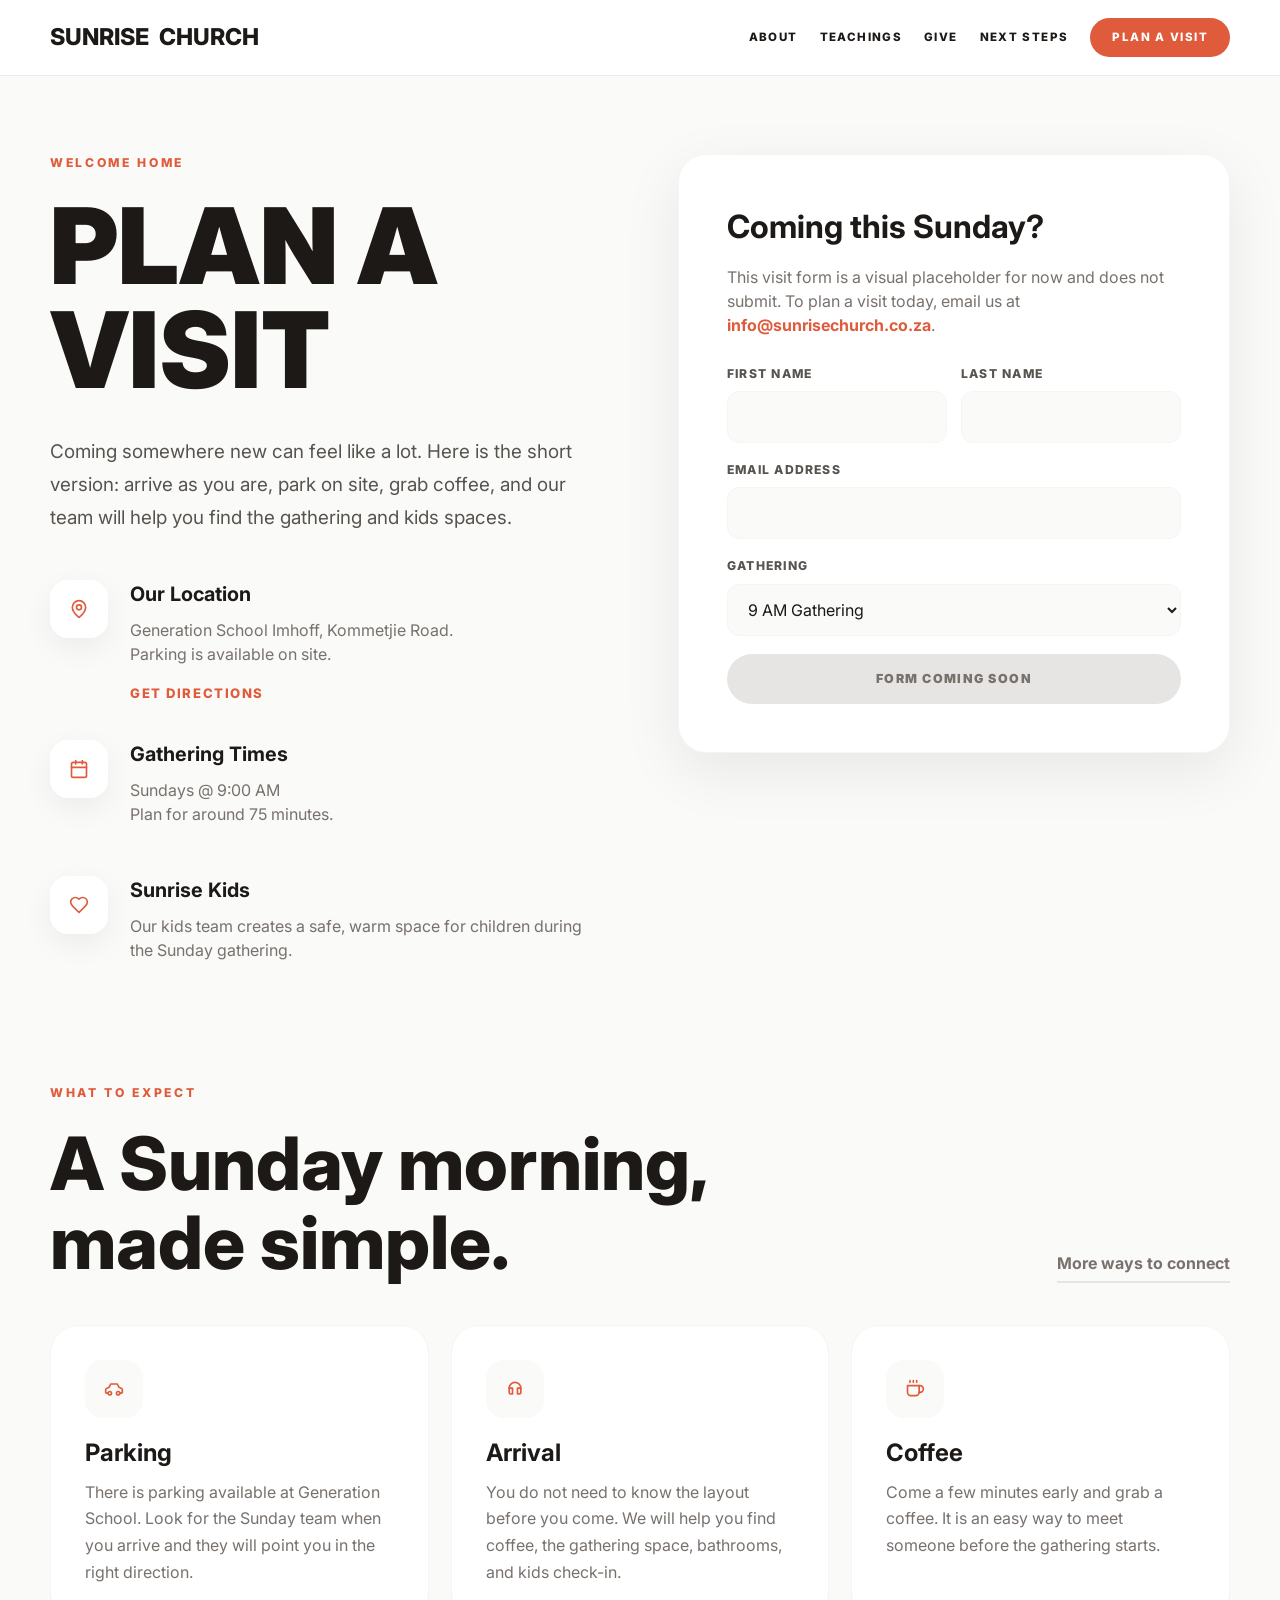
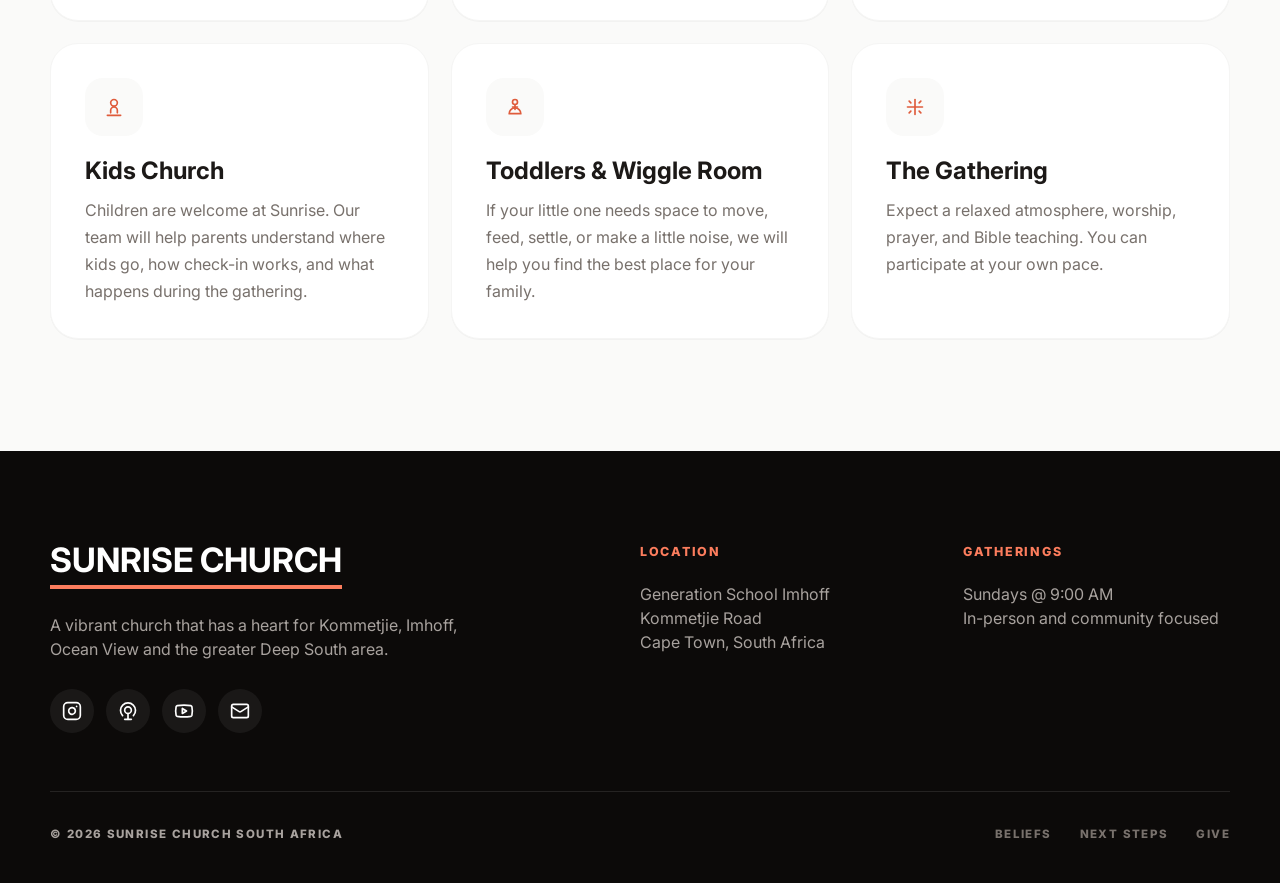
<file: visit.html>
<!doctype html>
<html lang="en">
  <head>
    <meta charset="UTF-8">
    <meta name="viewport" content="width=device-width, initial-scale=1.0">
    <meta
      name="description"
      content="Plan a visit to Sunrise Church at Generation School Imhoff on Sunday at 9:00 AM."
    >
    <title>Plan a Visit | Sunrise Church</title>
    <link rel="icon" href="favicon.ico" sizes="any">
    <link rel="icon" href="favicon.png" type="image/png">
    <link rel="apple-touch-icon" href="apple-touch-icon.png">
    <link rel="stylesheet" href="assets/css/styles.css">
    <script src="assets/js/main.js" defer></script>
  </head>
  <body class="inner-page muted-page">
    <header class="site-nav" data-site-nav>
      <div class="nav-inner">
        <a class="brand" href="index.html" aria-label="Sunrise Church home">
          SUNRISE<span>CHURCH</span>
        </a>
        <nav class="desktop-nav" aria-label="Main navigation">
          <a href="about.html">About</a>
          <a href="index.html#teaching">Teachings</a>
          <a href="give.html">Give</a>
          <a href="next-steps.html">Next Steps</a>
          <a class="visit-pill" href="visit.html">Plan a Visit</a>
        </nav>
        <button class="menu-toggle" type="button" data-menu-toggle aria-controls="mobile-menu" aria-expanded="false" aria-label="Open menu">
          <svg viewBox="0 0 24 24" aria-hidden="true">
            <path d="M4 6h16"></path>
            <path d="M4 12h16"></path>
            <path d="M4 18h16"></path>
          </svg>
        </button>
      </div>
      <div class="mobile-menu" id="mobile-menu" data-mobile-menu hidden>
        <div class="mobile-menu-header">
          <a class="brand mobile-brand" href="index.html">SUNRISE<span>CHURCH</span></a>
          <button class="menu-close" type="button" data-menu-close aria-label="Close menu">
            <svg viewBox="0 0 24 24" aria-hidden="true">
              <path d="M18 6 6 18"></path>
              <path d="m6 6 12 12"></path>
            </svg>
          </button>
        </div>
        <nav class="mobile-nav" aria-label="Mobile navigation">
          <a href="about.html">About</a>
          <a href="visit.html">Plan a Visit</a>
          <a href="index.html#teaching">Teachings</a>
          <a href="give.html">Give</a>
          <a href="next-steps.html">Next Steps</a>
        </nav>
        <p class="mobile-tagline">God is moving. Come and see.</p>
      </div>
    </header>

    <main class="page-shell visit-page-shell">
      <section class="container two-column visit-grid">
        <div>
          <span class="eyebrow">Welcome Home</span>
          <h1 class="page-title">PLAN A<br>VISIT</h1>
          <p class="visit-intro">
            Coming somewhere new can feel like a lot. Here is the short version:
            arrive as you are, park on site, grab coffee, and our team will help
            you find the gathering and kids spaces.
          </p>

          <div class="info-stack">
            <article class="info-row">
              <div class="info-icon">
                <svg viewBox="0 0 24 24" aria-hidden="true">
                  <path d="M20 10c0 4.99-5.52 10.25-7.39 11.88a.92.92 0 0 1-1.22 0C9.52 20.25 4 14.99 4 10a8 8 0 0 1 16 0Z"></path>
                  <circle cx="12" cy="10" r="3"></circle>
                </svg>
              </div>
              <div>
                <h2>Our Location</h2>
                <p>Generation School Imhoff, Kommetjie Road.<br>Parking is available on site.</p>
                <a
                  class="small-link"
                  href="https://www.google.com/maps/search/?api=1&query=Generation%20School%20Imhoff%20Kommetjie%20Road"
                  target="_blank"
                  rel="noopener noreferrer"
                >
                  Get Directions
                </a>
              </div>
            </article>

            <article class="info-row">
              <div class="info-icon">
                <svg viewBox="0 0 24 24" aria-hidden="true">
                  <path d="M8 2v4"></path>
                  <path d="M16 2v4"></path>
                  <rect width="18" height="18" x="3" y="4" rx="2"></rect>
                  <path d="M3 10h18"></path>
                </svg>
              </div>
              <div>
                <h2>Gathering Times</h2>
                <p>Sundays @ 9:00 AM<br>Plan for around 75 minutes.</p>
              </div>
            </article>

            <article class="info-row">
              <div class="info-icon">
                <svg viewBox="0 0 24 24" aria-hidden="true">
                  <path d="M19 14c1.49-1.46 3-3.21 3-5.5A5.5 5.5 0 0 0 16.5 3c-1.76 0-3 .5-4.5 2-1.5-1.5-2.74-2-4.5-2A5.5 5.5 0 0 0 2 8.5c0 2.29 1.51 4.04 3 5.5l7 7Z"></path>
                </svg>
              </div>
              <div>
                <h2>Sunrise Kids</h2>
                <p>Our kids team creates a safe, warm space for children during the Sunday gathering.</p>
              </div>
            </article>
          </div>
        </div>

        <aside class="form-card">
          <h2>Coming this Sunday?</h2>
          <p>
            This visit form is a visual placeholder for now and does not submit.
            To plan a visit today, email us at
            <a href="mailto:info@sunrisechurch.co.za">info@sunrisechurch.co.za</a>.
          </p>
          <form data-visual-form>
            <div class="form-grid">
              <label>
                <span>First Name</span>
                <input type="text" name="first-name" autocomplete="given-name">
              </label>
              <label>
                <span>Last Name</span>
                <input type="text" name="last-name" autocomplete="family-name">
              </label>
            </div>
            <label>
              <span>Email Address</span>
              <input type="email" name="email" autocomplete="email">
            </label>
            <label>
              <span>Gathering</span>
              <select name="gathering">
                <option>9 AM Gathering</option>
              </select>
            </label>
            <button class="btn btn-disabled" type="button" disabled>Form Coming Soon</button>
          </form>
        </aside>
      </section>

      <section class="container visit-expect">
        <div class="section-heading-row compact">
          <div>
            <span class="eyebrow">What to expect</span>
            <h2 class="section-title">A Sunday morning, made simple.</h2>
          </div>
          <a class="subtle-link" href="next-steps.html">More ways to connect</a>
        </div>

        <div class="expect-grid">
          <article class="expect-card">
            <div class="icon-badge">
              <svg viewBox="0 0 24 24" aria-hidden="true">
                <path d="M19 17h2c.6 0 1-.4 1-1v-3c0-.9-.7-1.7-1.5-1.9L18 10l-2-4H8l-2 4-2.5 1.1C2.7 11.4 2 12.1 2 13v3c0 .6.4 1 1 1h2"></path>
                <circle cx="7" cy="17" r="2"></circle>
                <circle cx="17" cy="17" r="2"></circle>
              </svg>
            </div>
            <h3>Parking</h3>
            <p>There is parking available at Generation School. Look for the Sunday team when you arrive and they will point you in the right direction.</p>
          </article>

          <article class="expect-card">
            <div class="icon-badge">
              <svg viewBox="0 0 24 24" aria-hidden="true">
                <path d="M5 11a7 7 0 0 1 14 0"></path>
                <path d="M5 11v5a2 2 0 0 0 2 2h2v-7H5Z"></path>
                <path d="M19 11v5a2 2 0 0 1-2 2h-2v-7h4Z"></path>
              </svg>
            </div>
            <h3>Arrival</h3>
            <p>You do not need to know the layout before you come. We will help you find coffee, the gathering space, bathrooms, and kids check-in.</p>
          </article>

          <article class="expect-card">
            <div class="icon-badge">
              <svg viewBox="0 0 24 24" aria-hidden="true">
                <path d="M17 8h1a4 4 0 1 1 0 8h-1"></path>
                <path d="M3 8h14v8a4 4 0 0 1-4 4H7a4 4 0 0 1-4-4Z"></path>
                <line x1="6" x2="6" y1="2" y2="4"></line>
                <line x1="10" x2="10" y1="2" y2="4"></line>
                <line x1="14" x2="14" y1="2" y2="4"></line>
              </svg>
            </div>
            <h3>Coffee</h3>
            <p>Come a few minutes early and grab a coffee. It is an easy way to meet someone before the gathering starts.</p>
          </article>

          <article class="expect-card">
            <div class="icon-badge">
              <svg viewBox="0 0 24 24" aria-hidden="true">
                <path d="M8 19v-3a4 4 0 0 1 8 0v3"></path>
                <circle cx="12" cy="7" r="4"></circle>
                <path d="M4 22h16"></path>
              </svg>
            </div>
            <h3>Kids Church</h3>
            <p>Children are welcome at Sunrise. Our team will help parents understand where kids go, how check-in works, and what happens during the gathering.</p>
          </article>

          <article class="expect-card">
            <div class="icon-badge">
              <svg viewBox="0 0 24 24" aria-hidden="true">
                <path d="M9 12h6"></path>
                <path d="M12 9v6"></path>
                <path d="M5 20a7 7 0 1 1 14 0Z"></path>
                <circle cx="12" cy="6" r="3"></circle>
              </svg>
            </div>
            <h3>Toddlers & Wiggle Room</h3>
            <p>If your little one needs space to move, feed, settle, or make a little noise, we will help you find the best place for your family.</p>
          </article>

          <article class="expect-card">
            <div class="icon-badge">
              <svg viewBox="0 0 24 24" aria-hidden="true">
                <path d="M3 12h18"></path>
                <path d="M12 3v18"></path>
                <path d="m19 5-2 2"></path>
                <path d="m7 17-2 2"></path>
                <path d="m5 5 2 2"></path>
                <path d="m17 17 2 2"></path>
              </svg>
            </div>
            <h3>The Gathering</h3>
            <p>Expect a relaxed atmosphere, worship, prayer, and Bible teaching. You can participate at your own pace.</p>
          </article>
        </div>
      </section>
    </main>

    <footer class="site-footer">
      <div class="container footer-grid">
        <div class="footer-brand-block">
          <h2>SUNRISE CHURCH</h2>
          <p>
            A vibrant church that has a heart for Kommetjie, Imhoff, Ocean View
            and the greater Deep South area.
          </p>
          <div class="social-links">
            <a href="https://www.instagram.com/sunrisechurchcapetown" target="_blank" rel="noopener noreferrer" aria-label="Sunrise Church on Instagram">
              <svg viewBox="0 0 24 24" aria-hidden="true">
                <rect width="20" height="20" x="2" y="2" rx="5"></rect>
                <path d="M16 11.37A4 4 0 1 1 12.63 8 4 4 0 0 1 16 11.37Z"></path>
                <path d="M17.5 6.5h.01"></path>
              </svg>
            </a>
            <a href="#" data-placeholder-link aria-label="Podcast feed coming soon">
              <svg viewBox="0 0 24 24" aria-hidden="true">
                <circle cx="12" cy="11" r="4"></circle>
                <path d="M12 15v7"></path>
                <path d="M8 22h8"></path>
                <path d="M18.5 17.5a9 9 0 1 0-13 0"></path>
              </svg>
            </a>
            <a href="#" data-placeholder-link aria-label="YouTube channel coming soon">
              <svg viewBox="0 0 24 24" aria-hidden="true">
                <path d="M2.5 17a24.12 24.12 0 0 1 0-10 2 2 0 0 1 1.4-1.4 49.56 49.56 0 0 1 16.2 0A2 2 0 0 1 21.5 7a24.12 24.12 0 0 1 0 10 2 2 0 0 1-1.4 1.4 49.56 49.56 0 0 1-16.2 0A2 2 0 0 1 2.5 17"></path>
                <path d="m10 15 5-3-5-3z"></path>
              </svg>
            </a>
            <a href="mailto:info@sunrisechurch.co.za" aria-label="Email Sunrise Church">
              <svg viewBox="0 0 24 24" aria-hidden="true">
                <rect width="20" height="16" x="2" y="4" rx="2"></rect>
                <path d="m22 7-8.97 5.7a1.94 1.94 0 0 1-2.06 0L2 7"></path>
              </svg>
            </a>
          </div>
        </div>
        <div>
          <h3>Location</h3>
          <p>Generation School Imhoff<br>Kommetjie Road<br>Cape Town, South Africa</p>
        </div>
        <div>
          <h3>Gatherings</h3>
          <p>Sundays @ 9:00 AM<br>In-person and community focused</p>
        </div>
      </div>
      <div class="container footer-bottom">
        <p>&copy; <span data-current-year>2026</span> Sunrise Church South Africa</p>
        <div>
          <a href="about.html">Beliefs</a>
          <a href="next-steps.html">Next Steps</a>
          <a href="give.html">Give</a>
        </div>
      </div>
    </footer>
  </body>
</html>
</file>
<file: assets/css/styles.css>
@import url("https://fonts.googleapis.com/css2?family=Inter:wght@300;400;500;600;700;800;900&family=Playfair+Display:ital,wght@0,400;0,700;0,900;1,400&display=swap");

:root {
  --font-sans: "Inter", ui-sans-serif, system-ui, sans-serif;
  --font-serif: "Playfair Display", Georgia, serif;
  --color-white: #ffffff;
  --color-black: #0c0a09;
  --color-stone-50: #fafaf9;
  --color-stone-100: #f5f5f4;
  --color-stone-200: #e7e5e4;
  --color-stone-400: #a8a29e;
  --color-stone-500: #78716c;
  --color-stone-600: #57534e;
  --color-stone-900: #1c1917;
  --color-stone-950: #0c0a09;
  --color-brand-orange: #fc7d5d;
  --color-orange: #df5b3b;
  --color-orange-dark: #bd4529;
  --container: 1180px;
  --radius-sm: 12px;
  --radius-md: 18px;
  --radius-lg: 28px;
  --shadow-soft: 0 18px 60px rgba(12, 10, 9, 0.08);
  --shadow-strong: 0 28px 80px rgba(12, 10, 9, 0.18);
}

* {
  box-sizing: border-box;
}

html {
  scroll-behavior: smooth;
}

body {
  margin: 0;
  color: var(--color-stone-900);
  background: var(--color-white);
  font-family: var(--font-sans);
  line-height: 1.5;
  text-rendering: optimizeLegibility;
}

body.menu-open {
  overflow: hidden;
}

body.muted-page {
  background: var(--color-stone-50);
}

img {
  display: block;
  max-width: 100%;
}

a {
  color: inherit;
  text-decoration: none;
}

button,
input,
select {
  font: inherit;
}

svg {
  width: 1.25rem;
  height: 1.25rem;
  fill: none;
  stroke: currentColor;
  stroke-width: 2;
  stroke-linecap: round;
  stroke-linejoin: round;
}

.container {
  width: min(100% - 32px, var(--container));
  margin: 0 auto;
}

.container.narrow {
  max-width: 880px;
}

.center-text {
  text-align: center;
}

.site-nav {
  position: fixed;
  inset: 0 0 auto;
  z-index: 50;
  color: var(--color-stone-900);
  padding: 18px 0;
  background: rgba(255, 255, 255, 0.94);
  box-shadow: 0 1px 0 rgba(12, 10, 9, 0.06);
  backdrop-filter: blur(14px);
  transition: background 240ms ease, box-shadow 240ms ease, padding 240ms ease, color 240ms ease;
}

body.home-page .site-nav {
  color: var(--color-white);
  padding: 28px 0;
  background: transparent;
  box-shadow: none;
  backdrop-filter: none;
}

body.home-page .site-nav.nav-scrolled,
body.home-page.menu-open .site-nav {
  color: var(--color-stone-900);
  padding: 18px 0;
  background: rgba(255, 255, 255, 0.94);
  box-shadow: 0 1px 0 rgba(12, 10, 9, 0.06);
  backdrop-filter: blur(14px);
}

.nav-inner {
  width: min(100% - 32px, var(--container));
  margin: 0 auto;
  display: flex;
  align-items: center;
  justify-content: space-between;
  gap: 24px;
}

.brand {
  display: inline-flex;
  align-items: center;
  gap: 10px;
  color: inherit;
  font-size: 1.45rem;
  font-weight: 800;
  line-height: 1;
  letter-spacing: 0;
}

.brand-logo {
  width: 34px;
  height: 34px;
  flex: 0 0 auto;
}

.brand-text span {
  color: var(--color-brand-orange);
}

.site-nav.nav-scrolled .brand-text span,
body.inner-page .brand-text span,
body.menu-open .brand-text span {
  color: var(--color-brand-orange);
}

.desktop-nav {
  display: flex;
  align-items: center;
  gap: 22px;
}

.desktop-nav a {
  font-size: 0.72rem;
  font-weight: 800;
  text-transform: uppercase;
  letter-spacing: 0.12em;
  transition: color 160ms ease, opacity 160ms ease, background 160ms ease;
}

.desktop-nav a:hover,
.desktop-nav a.is-active {
  color: var(--color-orange);
}

body.home-page .site-nav:not(.nav-scrolled) .desktop-nav a:hover,
body.home-page .site-nav:not(.nav-scrolled) .desktop-nav a.is-active {
  color: #fb923c;
}

.visit-pill {
  border-radius: 999px;
  padding: 11px 22px;
  background: var(--color-orange);
  color: var(--color-white) !important;
}

.visit-pill:hover {
  background: var(--color-orange-dark);
}

body.home-page .site-nav:not(.nav-scrolled) .visit-pill {
  color: var(--color-black) !important;
  background: var(--color-white);
}

body.home-page .site-nav:not(.nav-scrolled) .visit-pill:hover {
  color: var(--color-white) !important;
  background: #fb923c;
}

.menu-toggle,
.menu-close {
  display: none;
  border: 0;
  background: transparent;
  color: inherit;
  cursor: pointer;
  padding: 8px;
}

.menu-toggle svg,
.menu-close svg {
  width: 1.75rem;
  height: 1.75rem;
}

.mobile-menu {
  position: fixed;
  inset: 0;
  z-index: 70;
  height: 100vh;
  height: 100dvh;
  display: flex;
  flex-direction: column;
  overflow-y: auto;
  padding: 28px;
  color: var(--color-white);
  background: rgba(12, 10, 9, 0.94);
}

.mobile-menu::after {
  content: "";
  margin-top: auto;
  border-top: 1px solid var(--color-white);
}

.mobile-menu[hidden] {
  display: none;
}

.mobile-menu-header {
  display: flex;
  align-items: center;
  justify-content: space-between;
  margin-bottom: 54px;
}

.mobile-brand {
  color: var(--color-white);
}

.mobile-nav {
  display: grid;
  gap: 24px;
}

.mobile-nav a {
  color: var(--color-white);
  font-size: 2.8rem;
  font-weight: 300;
  line-height: 1;
  transition: color 160ms ease;
}

.mobile-nav a:hover,
.mobile-nav a.is-active {
  color: var(--color-orange);
}

.hero {
  position: relative;
  min-height: 100vh;
  display: grid;
  place-items: center;
  overflow: hidden;
  color: var(--color-white);
  isolation: isolate;
}

.hero-image,
.hero-overlay {
  position: absolute;
  inset: 0;
  width: 100%;
  height: 100%;
}

.hero-image {
  object-fit: cover;
  z-index: -3;
}

.community-page .hero-image {
  object-position: center 40%;
}

.community-page .hero-content {
  transform: translateY(14vh);
}

.hero-overlay {
  background: rgba(0, 0, 0, 0.5);
  z-index: -2;
}

.hero-content {
  width: min(100% - 32px, 980px);
  text-align: center;
  padding-top: 84px;
}

.hero h1 {
  margin: 0 0 28px;
  font-size: 4.2rem;
  font-weight: 900;
  line-height: 0.94;
  letter-spacing: 0;
}

.community-page .hero h1 {
  font-size: 3.5rem;
}

.about-page .hero h1 {
  font-size: 3.5rem;
}

.hero p {
  max-width: 680px;
  margin: 0 auto 42px;
  color: rgba(255, 255, 255, 0.9);
  font-size: 1.15rem;
  font-weight: 300;
}

.scroll-line {
  position: absolute;
  left: 50%;
  bottom: 34px;
  width: 1px;
  height: 82px;
  background: linear-gradient(180deg, transparent, rgba(255, 255, 255, 0.76), transparent);
}

.section {
  padding: 112px 0;
  background: var(--color-white);
}

.section-muted {
  background: var(--color-stone-50);
}

.two-column {
  display: grid;
  grid-template-columns: minmax(0, 1fr) minmax(0, 1fr);
  gap: 76px;
}

.align-center {
  align-items: center;
}

.eyebrow {
  display: block;
  margin: 0 0 22px;
  color: var(--color-orange);
  font-size: 0.76rem;
  font-weight: 800;
  letter-spacing: 0.22em;
  text-transform: uppercase;
}

.section-title {
  margin: 0 0 28px;
  font-size: 3.4rem;
  font-weight: 800;
  line-height: 1.08;
  letter-spacing: 0;
}

.lead {
  margin: 0 0 34px;
  color: var(--color-stone-600);
  font-size: 1.2rem;
  line-height: 1.75;
}

.lead.dark {
  color: var(--color-stone-400);
}

.text-link,
.card-link,
.small-link {
  display: inline-flex;
  align-items: center;
  gap: 10px;
  color: var(--color-stone-900);
  font-size: 0.82rem;
  font-weight: 800;
  letter-spacing: 0.12em;
  text-transform: uppercase;
}

.text-link svg {
  transition: transform 160ms ease;
}

.text-link:hover svg {
  transform: translateX(6px);
}

.card-link,
.small-link {
  color: var(--color-orange);
}

.image-mosaic {
  display: grid;
  grid-template-columns: repeat(2, minmax(0, 1fr));
  gap: 16px;
}

.mosaic-column {
  display: grid;
  gap: 16px;
}

.mosaic-column.offset {
  padding-top: 44px;
}

.image-mosaic img,
.quote-image img,
.media-card img,
.pastor-card img {
  width: 100%;
  height: 100%;
  object-fit: cover;
}

.image-mosaic img {
  min-height: 220px;
  border-radius: var(--radius-lg);
  filter: grayscale(1);
  transition: filter 300ms ease;
}

.image-mosaic img:hover {
  filter: grayscale(0);
}

.stat-card,
.accent-card {
  min-height: 224px;
  border-radius: var(--radius-lg);
  padding: 30px;
}

.stat-card {
  display: flex;
  flex-direction: column;
  justify-content: flex-end;
  background: var(--color-stone-50);
  border: 1px solid var(--color-stone-100);
}

.stat-card strong {
  font-size: 2rem;
  line-height: 1;
}

.stat-card span {
  margin-top: 8px;
  color: var(--color-stone-500);
  font-size: 0.76rem;
  font-weight: 800;
  letter-spacing: 0.12em;
  text-transform: uppercase;
}

.accent-card {
  display: flex;
  min-height: 286px;
  flex-direction: column;
  justify-content: space-between;
  color: var(--color-white);
  background: var(--color-orange);
}

.accent-card svg {
  width: 2rem;
  height: 2rem;
}

.accent-card p {
  margin: 0;
  font-size: 1.55rem;
  font-weight: 800;
  line-height: 1.18;
}

.section-heading-row {
  display: flex;
  align-items: flex-end;
  justify-content: space-between;
  gap: 28px;
  margin-bottom: 64px;
}

.section-heading-row .section-title {
  max-width: 680px;
  margin-bottom: 0;
}

.subtle-link {
  padding-bottom: 6px;
  border-bottom: 2px solid var(--color-stone-200);
  color: var(--color-stone-500);
  font-weight: 700;
  transition: color 160ms ease, border-color 160ms ease;
}

.subtle-link:hover {
  color: var(--color-stone-900);
  border-color: var(--color-stone-900);
}

.rhythms-link-mobile {
  display: none;
}

.card-grid {
  display: grid;
  gap: 28px;
}

.card-grid.three {
  grid-template-columns: repeat(3, minmax(0, 1fr));
}

.feature-card {
  overflow: hidden;
  border: 1px solid var(--color-stone-100);
  border-radius: var(--radius-lg);
  background: var(--color-white);
  box-shadow: 0 1px 0 rgba(12, 10, 9, 0.03);
  transition: transform 180ms ease, box-shadow 180ms ease;
}

.feature-card:hover {
  transform: translateY(-6px);
  box-shadow: var(--shadow-soft);
}

.feature-card-image {
  width: 100%;
  height: 210px;
  object-fit: cover;
  filter: grayscale(1);
  transition: filter 300ms ease;
}

.sunday-gathering-image {
  object-fit: cover;
}

.feature-card:hover .feature-card-image {
  filter: grayscale(0);
}

.feature-card-content {
  padding: 34px;
}

.feature-card h3 {
  margin: 0 0 14px;
  font-size: 1.8rem;
  line-height: 1.12;
}

.feature-card p {
  min-height: 84px;
  margin: 0 0 28px;
  color: var(--color-stone-500);
  line-height: 1.65;
}

.icon-badge,
.info-icon {
  display: grid;
  place-items: center;
  width: 58px;
  height: 58px;
  border-radius: var(--radius-md);
  color: var(--color-orange);
  background: var(--color-stone-50);
  transition: color 160ms ease, background 160ms ease;
}

.feature-card:hover .icon-badge {
  color: var(--color-white);
  background: var(--color-orange);
}

.teaching-section {
  position: relative;
  isolation: isolate;
  overflow: hidden;
  min-height: 500px;
  padding: 0;
  color: var(--color-white);
  background: var(--color-stone-950);
}

.teaching-background,
.teaching-backdrop {
  position: absolute;
  inset: 0;
  width: 100%;
  height: 100%;
}

.teaching-background {
  z-index: -2;
  object-fit: cover;
  object-position: left 35%;
  opacity: 0.3;
  filter: grayscale(1) contrast(0.9) brightness(0.65);
  transform: scale(0.94);
}

.teaching-backdrop {
  z-index: -1;
  background:
    linear-gradient(90deg, rgba(17, 17, 15, 0.96) 0%, rgba(17, 17, 15, 0.83) 44%, rgba(17, 17, 15, 0.68) 100%),
    linear-gradient(0deg, rgba(17, 17, 15, 0.35), rgba(17, 17, 15, 0.35));
}

.teaching-content {
  display: flex;
  align-items: center;
  min-height: 500px;
}

.teaching-copy {
  width: min(100%, 610px);
  padding: 88px 0;
}

.media-card {
  position: relative;
  aspect-ratio: 1;
  overflow: hidden;
  border-radius: var(--radius-lg);
  background: var(--color-stone-900);
}

.media-card.tilted {
  transform: rotate(2deg);
}

.media-card img {
  opacity: 0.62;
  transition: transform 600ms ease;
}

.media-card:hover img {
  transform: scale(1.04);
}

.play-button {
  position: absolute;
  left: 50%;
  top: 50%;
  display: grid;
  place-items: center;
  width: 88px;
  height: 88px;
  border-radius: 999px;
  color: var(--color-black);
  background: var(--color-white);
  transform: translate(-50%, -50%);
  transition: transform 160ms ease;
}

.play-button:hover {
  transform: translate(-50%, -50%) scale(1.08);
}

.play-button svg {
  width: 2rem;
  height: 2rem;
  fill: currentColor;
  stroke: currentColor;
}

.teaching-title {
  margin: 0 0 28px;
  font-size: clamp(3rem, 5vw, 4.6rem);
  font-weight: 900;
  line-height: 0.98;
  letter-spacing: 0;
}

.podcast-links {
  display: flex;
  gap: 12px;
  margin-top: 30px;
}

.podcast-links a {
  display: grid;
  place-items: center;
  width: 46px;
  height: 46px;
  border: 1px solid rgba(255, 255, 255, 0.16);
  border-radius: 999px;
  color: var(--color-white);
  background: rgba(255, 255, 255, 0.06);
  transition: background 160ms ease, border-color 160ms ease, transform 160ms ease;
}

.podcast-links a:hover {
  border-color: rgba(255, 255, 255, 0.34);
  background: rgba(255, 255, 255, 0.14);
  transform: translateY(-2px);
}

.teaching-section .button-row .btn {
  min-width: 184px;
  box-shadow: var(--shadow-strong);
}

.teaching-section .podcast-links a:first-child {
  display: none;
}

.teaching-section .podcast-links {
  margin-top: 22px;
}

.button-row {
  display: flex;
  flex-wrap: wrap;
  gap: 16px;
}

.button-row.center {
  justify-content: center;
}

.btn {
  display: inline-flex;
  align-items: center;
  justify-content: center;
  min-height: 50px;
  border: 0;
  border-radius: 999px;
  padding: 15px 28px;
  cursor: pointer;
  font-size: 0.78rem;
  font-weight: 900;
  letter-spacing: 0.12em;
  line-height: 1.1;
  text-align: center;
  text-transform: uppercase;
  transition: color 160ms ease, background 160ms ease, transform 160ms ease, border-color 160ms ease;
}

.btn:hover {
  transform: translateY(-2px);
}

.btn-primary {
  color: var(--color-white);
  background: var(--color-orange);
  box-shadow: var(--shadow-strong);
}

.btn-primary:hover {
  color: var(--color-black);
  background: var(--color-white);
}

.btn-ghost {
  color: var(--color-white);
  border: 1px solid rgba(255, 255, 255, 0.28);
  background: rgba(255, 255, 255, 0.12);
  backdrop-filter: blur(14px);
}

.btn-ghost:hover {
  background: rgba(255, 255, 255, 0.2);
}

.btn-light {
  color: var(--color-black);
  background: var(--color-white);
}

.btn-light:hover {
  color: var(--color-white);
  background: var(--color-orange);
}

.btn-outline-light {
  color: var(--color-white);
  border: 1px solid rgba(255, 255, 255, 0.18);
  background: rgba(255, 255, 255, 0.04);
}

.btn-outline-light:hover {
  background: rgba(255, 255, 255, 0.12);
}

.btn-dark {
  color: var(--color-white);
  background: var(--color-black);
}

.btn-dark:hover {
  background: var(--color-orange);
}

.btn-disabled,
.btn-disabled:hover {
  width: 100%;
  color: var(--color-stone-500);
  background: var(--color-stone-200);
  cursor: not-allowed;
  transform: none;
}

.light-disabled,
.light-disabled:hover {
  color: rgba(255, 255, 255, 0.82);
  background: rgba(255, 255, 255, 0.18);
}

.connect-panel {
  display: flex;
  align-items: center;
  justify-content: space-between;
  gap: 34px;
  padding: 64px;
  border: 1px solid var(--color-orange-dark);
  border-radius: var(--radius-lg);
  color: var(--color-white);
  background:
    radial-gradient(circle at 88% 20%, rgba(255, 255, 255, 0.18), transparent 28%),
    var(--color-orange);
  box-shadow: 0 24px 70px rgba(194, 65, 12, 0.24);
}

.connect-panel h2 {
  margin: 0 0 8px;
  font-size: 3.1rem;
  line-height: 1.05;
}

.connect-panel p {
  margin: 0;
  color: rgba(255, 255, 255, 0.88);
  font-size: 1.2rem;
}

.connect-panel p + p {
  margin-top: 8px;
}

.connect-panel .connect-quote {
  max-width: 620px;
  color: var(--color-white);
  font-family: var(--font-serif);
  font-size: 1.35rem;
  font-style: italic;
  font-weight: 700;
  line-height: 1.35;
}

.connect-form {
  width: min(100%, 440px);
  flex: 0 1 440px;
  gap: 8px;
}

.connect-form label {
  color: var(--color-white);
  font-size: 0.76rem;
  font-weight: 800;
  letter-spacing: 0.1em;
  text-transform: uppercase;
}

.connect-form-fields {
  display: flex;
  gap: 10px;
}

.connect-form input {
  min-width: 0;
  border-color: rgba(255, 255, 255, 0.42);
  color: var(--color-stone-900);
  background: var(--color-white);
}

.connect-form .btn {
  flex: 0 0 auto;
}

.connect-panel .btn-dark:hover {
  color: var(--color-orange-dark);
  background: var(--color-white);
}

.home-connect-action {
  flex: 0 0 auto;
}

.home-connect-panel.is-open .home-connect-action {
  width: min(100%, 560px);
  flex: 0 1 560px;
}

.home-connect-action > [hidden],
.home-connect-form[hidden],
.home-connect-success[hidden],
.home-connect-error[hidden] {
  display: none;
}

.home-connect-fields {
  display: grid;
  grid-template-columns: repeat(2, minmax(0, 1fr));
  gap: 16px;
  margin-bottom: 20px;
}

.home-connect-fields label {
  display: grid;
  gap: 7px;
  font-size: 0.8rem;
  font-weight: 800;
  letter-spacing: 0.06em;
  text-transform: uppercase;
}

.home-connect-fields .home-connect-message {
  grid-column: 1 / -1;
}

.home-connect-fields input,
.home-connect-fields textarea {
  width: 100%;
  border: 1px solid rgba(255, 255, 255, 0.42);
  border-radius: var(--radius-sm);
  padding: 14px 16px;
  color: var(--color-stone-900);
  background: var(--color-white);
  font: inherit;
  font-size: 1rem;
  font-weight: 400;
  letter-spacing: normal;
  text-transform: none;
}

.home-connect-fields textarea {
  min-height: 120px;
  resize: vertical;
}

.home-connect-fields input:focus,
.home-connect-fields textarea:focus {
  outline: 2px solid var(--color-stone-950);
  outline-offset: 2px;
}

.home-connect-panel .home-connect-error,
.home-connect-panel .home-connect-success {
  color: var(--color-white);
}

.home-connect-error {
  margin: 0 0 16px !important;
  font-size: 0.95rem !important;
}

.home-connect-success {
  font-size: 1.5rem !important;
  font-weight: 700;
  line-height: 1.35;
}

.home-connect-form .btn:disabled {
  opacity: 0.65;
  cursor: wait;
}

.community-page .connect-panel {
  display: grid;
  grid-template-columns: minmax(0, 1fr) minmax(320px, 420px);
  gap: 72px;
  margin-bottom: 112px;
  padding: 60px;
  border-color: var(--color-stone-200);
  color: var(--color-stone-900);
  background: var(--color-stone-50);
  box-shadow: none;
}

.community-page .connect-panel .eyebrow {
  display: block;
  margin-bottom: 14px;
  color: var(--color-orange-dark);
}

.community-page .connect-panel h2 {
  margin-bottom: 12px;
  color: var(--color-stone-900);
}

.community-page .connect-panel p {
  color: var(--color-stone-600);
}

.community-page .connect-form {
  width: 100%;
  flex: none;
}

.community-page .connect-form[hidden],
.community-page .connect-form-error[hidden],
.community-page .connect-form-success[hidden] {
  display: none;
}

.community-page .connect-form-fields {
  flex-direction: column;
  gap: 16px;
}

.community-page .connect-form label {
  color: var(--color-stone-700);
}

.community-page .connect-form input {
  border-color: var(--color-stone-200);
  background: var(--color-white);
}

.community-page .connect-form .btn {
  width: fit-content;
  margin-top: 22px;
  padding-inline: 22px;
}

.community-page .connect-form .btn-dark:hover {
  color: var(--color-white);
  background: var(--color-orange-dark);
}

.community-page .connect-form .btn:disabled {
  opacity: 0.65;
  cursor: wait;
}

.community-page .connect-form-error {
  margin: 12px 0;
  color: var(--color-orange-dark);
}

.community-page .connect-form-success {
  align-self: center;
  font-size: 1.5rem;
  font-weight: 700;
  line-height: 1.35;
}

.site-footer {
  color: var(--color-white);
  background: var(--color-stone-950);
  padding: 92px 0 40px;
}

.footer-grid {
  display: grid;
  grid-template-columns: 2fr 1fr 1fr;
  gap: 56px;
  padding-bottom: 58px;
  border-bottom: 1px solid rgba(255, 255, 255, 0.1);
}

.footer-brand-block h2 {
  display: inline-flex;
  align-items: center;
  gap: 12px;
  margin: 0 0 24px;
  border-bottom: 4px solid var(--color-brand-orange);
  padding-bottom: 8px;
  font-size: 2.1rem;
  line-height: 1;
}

.footer-logo {
  width: 46px;
  height: 46px;
  flex: 0 0 auto;
}

.footer-brand-block p,
.site-footer p {
  margin: 0;
  color: var(--color-stone-400);
}

.footer-brand-block p {
  max-width: 420px;
  margin-bottom: 28px;
}

.site-footer h3 {
  margin: 0 0 20px;
  color: var(--color-brand-orange);
  font-size: 0.78rem;
  font-weight: 800;
  letter-spacing: 0.14em;
  text-transform: uppercase;
}

.footer-location-link {
  display: inline-block;
  color: inherit;
}

.footer-location-link:hover {
  color: var(--color-white);
}

.social-links {
  display: flex;
  gap: 12px;
}

.social-links a {
  display: grid;
  place-items: center;
  width: 44px;
  height: 44px;
  border-radius: 999px;
  background: rgba(255, 255, 255, 0.06);
  transition: background 160ms ease;
}

.social-links a:hover {
  background: var(--color-orange);
}

.footer-bottom {
  display: flex;
  align-items: center;
  justify-content: space-between;
  gap: 24px;
  padding-top: 34px;
  color: var(--color-stone-500);
  font-size: 0.72rem;
  font-weight: 800;
  letter-spacing: 0.12em;
  text-transform: uppercase;
}

.footer-bottom div {
  display: flex;
  gap: 28px;
}

.footer-bottom a {
  transition: color 160ms ease;
}

.footer-bottom a:hover {
  color: var(--color-white);
}

.page-shell {
  padding: 154px 0 112px;
}

.page-title {
  margin: 0 0 76px;
  font-size: 4.8rem;
  font-weight: 900;
  line-height: 0.98;
  letter-spacing: 0;
}

.page-title.single {
  margin-bottom: 32px;
}

.intro-grid {
  align-items: start;
  margin-bottom: 112px;
}

.statement {
  margin: 0 0 28px;
  color: var(--color-stone-900);
  font-size: 1.8rem;
  font-weight: 800;
  line-height: 1.25;
  text-transform: uppercase;
}

.large-copy {
  margin: 0 0 24px;
  color: var(--color-stone-600);
  font-size: 1.1rem;
  line-height: 1.8;
}

.about-intro-copy {
  max-width: 760px;
  margin-left: max(16px, calc((100% - var(--container)) / 2));
}

.quote-image {
  position: relative;
}

.quote-image img {
  aspect-ratio: 4 / 3;
  border-radius: var(--radius-lg);
}

.quote-image div {
  position: absolute;
  left: -22px;
  bottom: -28px;
  max-width: 260px;
  border-radius: var(--radius-lg);
  padding: 30px;
  color: var(--color-white);
  background: var(--color-orange);
  font-family: var(--font-serif);
  font-size: 1.4rem;
  font-style: italic;
  font-weight: 700;
  line-height: 1.2;
}

.beliefs-panel {
  padding: 72px 0;
  border-radius: var(--radius-lg);
  color: var(--color-stone-900);
  background: transparent;
}

.about-beliefs-section {
  margin-bottom: 112px;
  background: var(--color-stone-50);
}

.beliefs-panel h2 {
  margin: 0 0 26px;
  font-size: 1.8rem;
  line-height: 1.05;
}

.beliefs-layout {
  display: grid;
  grid-template-columns: minmax(0, 0.9fr) minmax(0, 1.1fr);
  align-items: start;
  gap: 64px;
}

.beliefs-image {
  width: 100%;
  aspect-ratio: 4 / 3;
  border-radius: var(--radius-lg);
  object-fit: cover;
}

.belief-copy {
  display: grid;
  gap: 24px;
  max-width: 800px;
  margin-bottom: 46px;
}

.belief-copy p {
  margin: 0;
  color: var(--color-stone-200);
  font-family: var(--font-serif);
  font-size: 1.45rem;
  font-style: italic;
  line-height: 1.65;
}

.beliefs-panel .check-list {
  margin-bottom: 46px;
}

.values-pastor {
  align-items: start;
}

.pastor-section {
  margin: 0 auto;
}

.pastor-layout {
  display: grid;
  grid-template-columns: minmax(220px, 0.7fr) minmax(0, 1fr);
  align-items: center;
  gap: 40px;
}

.pastor-copy .large-copy:last-child {
  margin-bottom: 0;
}

.values-card {
  padding: 58px;
  border-radius: var(--radius-lg);
  background: var(--color-stone-50);
}

.values-card h2,
.block-title {
  margin: 0 0 34px;
  font-size: 1.8rem;
  line-height: 1.08;
}

.check-list {
  display: grid;
  gap: 18px;
  margin: 0;
  padding: 0;
  list-style: none;
}

.check-list li {
  position: relative;
  padding-left: 38px;
  color: var(--color-stone-700, #44403c);
  font-size: 1.04rem;
}

.check-list li::before {
  content: "";
  position: absolute;
  left: 0;
  top: 3px;
  width: 22px;
  height: 22px;
  border-radius: 999px;
  background: rgba(234, 88, 12, 0.12);
}

.check-list li::after {
  content: "";
  position: absolute;
  left: 7px;
  top: 9px;
  width: 7px;
  height: 7px;
  border-right: 2px solid var(--color-orange);
  border-bottom: 2px solid var(--color-orange);
  transform: rotate(-45deg);
}

.pastor-card {
  position: relative;
  aspect-ratio: 1;
  overflow: hidden;
  border-radius: var(--radius-lg);
  background: var(--color-stone-200);
}

.pastor-card img {
  filter: grayscale(1);
  transition: filter 300ms ease;
}

.pastor-card:hover img {
  filter: grayscale(0);
}

.pastor-card::after {
  content: "";
  position: absolute;
  inset: 0;
  background: linear-gradient(180deg, transparent, rgba(0, 0, 0, 0.62));
}

.pastor-card div {
  position: absolute;
  inset: auto 0 0;
  z-index: 1;
  padding: 34px;
  color: var(--color-white);
}

.pastor-card strong,
.pastor-card span {
  display: block;
}

.pastor-card strong {
  font-size: 1.75rem;
  line-height: 1.15;
}

.pastor-card span {
  margin-top: 8px;
  color: rgba(255, 255, 255, 0.74);
  font-size: 0.72rem;
  font-weight: 800;
  letter-spacing: 0.12em;
  text-transform: uppercase;
}

.affiliations-panel {
  margin-top: 112px;
  padding: 72px;
  border-radius: var(--radius-lg);
  text-align: center;
  background: var(--color-stone-50);
}

.affiliations-panel h2 {
  margin: 0 0 20px;
  font-size: 3.1rem;
  line-height: 1.05;
}

.affiliations-panel > p {
  max-width: 760px;
  margin: 0 auto;
  color: var(--color-stone-600);
  font-size: 1.4rem;
  line-height: 1.65;
}

.affiliation-logos {
  display: grid;
  grid-template-columns: repeat(2, minmax(0, 1fr));
  gap: 20px;
  max-width: 820px;
  margin: 46px auto 0;
}

.affiliation-logo {
  display: grid;
  min-height: 180px;
  place-items: center;
  border-radius: var(--radius-md);
  padding: 38px;
  box-shadow: 0 12px 34px rgba(12, 10, 9, 0.08);
  transition: transform 160ms ease, box-shadow 160ms ease;
}

.affiliation-logo:hover {
  transform: translateY(-3px);
  box-shadow: 0 18px 42px rgba(12, 10, 9, 0.14);
}

.affiliation-logo-immerse {
  background: var(--color-stone-950);
}

.affiliation-logo-immerse img {
  width: min(100%, 300px);
}

.affiliation-logo-new-wine {
  background: var(--color-white);
}

.affiliation-logo-new-wine img {
  width: min(100%, 250px);
}

.visit-grid {
  align-items: start;
}

.visit-page-shell {
  padding-bottom: 0;
}

.visit-hero {
  position: relative;
  min-height: 100vh;
  display: grid;
  align-items: stretch;
  overflow: hidden;
  color: var(--color-white);
  isolation: isolate;
}

.visit-hero-image,
.visit-hero-overlay {
  position: absolute;
  inset: 0;
  width: 100%;
  height: 100%;
}

.visit-hero-image {
  z-index: 0;
  object-fit: cover;
}

.visit-hero-overlay {
  z-index: 1;
  background:
    linear-gradient(90deg, rgba(12, 10, 9, 0.48), rgba(12, 10, 9, 0.14) 54%, rgba(12, 10, 9, 0.34)),
    linear-gradient(180deg, rgba(12, 10, 9, 0.18), rgba(12, 10, 9, 0.06) 42%, rgba(12, 10, 9, 0.42));
}

.visit-hero-content {
  position: relative;
  z-index: 2;
  width: min(100% - 32px, var(--container));
  min-height: 100vh;
  text-align: left;
  display: grid;
  grid-template-columns: minmax(0, 0.95fr) minmax(360px, 0.72fr);
  gap: 64px;
  align-items: stretch;
  padding-top: 128px;
  padding-bottom: 82px;
}

.visit-copy {
  align-self: start;
  padding-top: clamp(42px, 8vh, 96px);
}

.visit-copy .page-title {
  margin-bottom: 0;
  color: var(--color-white);
  font-size: clamp(4.2rem, 7.4vw, 7rem);
  text-align: left;
}

.visit-copy .visit-intro {
  max-width: 640px;
  margin: 0;
  color: rgba(255, 255, 255, 0.88);
  text-align: left;
}

.visit-details-card {
  align-self: start;
  margin-top: clamp(42px, 8vh, 96px);
  padding: 38px;
  border: 1px solid rgba(255, 255, 255, 0.12);
  border-radius: var(--radius-lg);
  background: var(--color-stone-950);
  box-shadow: 0 24px 70px rgba(12, 10, 9, 0.2);
}

.visit-details-card .info-row {
  gap: 18px;
}

.visit-details-card .info-row h2 {
  color: var(--color-white);
}

.visit-details-card .info-row p {
  color: rgba(255, 255, 255, 0.86);
}

.first-sundays-page-shell {
  padding-bottom: 96px;
}

.first-sundays-hero,
.midweek-hero {
  display: grid;
  grid-template-columns: minmax(0, 0.9fr) minmax(0, 1.1fr);
  gap: 72px;
  align-items: start;
}

.first-sundays-hero .page-title,
.midweek-hero .page-title {
  margin-bottom: 28px;
  font-size: clamp(3.2rem, 5.8vw, 5.6rem);
}

.first-sundays-intro,
.midweek-intro {
  padding: 46px;
  border: 1px solid var(--color-stone-100);
  border-radius: var(--radius-lg);
  background: var(--color-white);
  box-shadow: var(--shadow-soft);
}

.first-sundays-intro .large-copy:last-child,
.midweek-intro .large-copy:last-child {
  margin-bottom: 0;
}

.first-sundays-section,
.midweek-section {
  margin-top: 96px;
}

.first-sundays-details {
  display: grid;
  grid-template-columns: minmax(0, 0.85fr) minmax(0, 1.15fr);
  gap: 64px;
  align-items: start;
  padding: 64px;
  border-radius: var(--radius-lg);
  color: var(--color-white);
  background: var(--color-stone-950);
}

.first-sundays-details .section-title {
  margin-bottom: 0;
}

.details-list {
  display: grid;
  gap: 28px;
}

.details-list article {
  padding-bottom: 28px;
  border-bottom: 1px solid rgba(255, 255, 255, 0.12);
}

.details-list article:last-child {
  padding-bottom: 0;
  border-bottom: 0;
}

.details-list span {
  display: block;
  margin-bottom: 8px;
  color: var(--color-orange);
  font-size: 0.76rem;
  font-weight: 800;
  letter-spacing: 0.14em;
  text-transform: uppercase;
}

.details-list p {
  margin: 0;
  color: var(--color-stone-200);
  font-size: 1.08rem;
  line-height: 1.65;
}

.midweek-page-shell {
  padding-bottom: 96px;
}

.midweek-gatherings {
  display: grid;
  grid-template-columns: minmax(0, 0.85fr) minmax(0, 1.15fr);
  gap: 64px;
  align-items: start;
  padding: 64px;
  border-radius: var(--radius-lg);
  color: var(--color-white);
  background: var(--color-stone-950);
}

.midweek-gatherings .section-title {
  margin-bottom: 18px;
}

.midweek-gatherings > div:first-child p {
  margin: 0;
  color: var(--color-stone-200);
  font-size: 1.08rem;
  line-height: 1.7;
}

.midweek-list {
  display: grid;
  gap: 28px;
}

.midweek-list article {
  padding-bottom: 28px;
  border-bottom: 1px solid rgba(255, 255, 255, 0.12);
}

.midweek-list article:last-child {
  padding-bottom: 0;
  border-bottom: 0;
}

.midweek-list span {
  display: block;
  margin-bottom: 8px;
  color: var(--color-orange);
  font-size: 0.76rem;
  font-weight: 800;
  letter-spacing: 0.14em;
  text-transform: uppercase;
}

.midweek-list p {
  margin: 0;
  color: var(--color-stone-200);
  font-size: 1.08rem;
  line-height: 1.65;
}

.visit-intro {
  max-width: 620px;
  margin: -42px 0 46px;
  color: var(--color-stone-600);
  font-size: 1.18rem;
  line-height: 1.75;
}

.info-stack {
  display: grid;
  gap: 36px;
}

.info-row {
  display: grid;
  grid-template-columns: auto 1fr;
  gap: 22px;
  align-items: start;
}

.info-row h2 {
  margin: 0 0 8px;
  font-size: 1.24rem;
}

.info-row p {
  margin: 0 0 14px;
  color: var(--color-stone-500);
}

.info-icon {
  background: var(--color-white);
  box-shadow: 0 10px 30px rgba(12, 10, 9, 0.06);
}

.form-card {
  padding: 48px;
  border: 1px solid var(--color-stone-100);
  border-radius: var(--radius-lg);
  background: var(--color-white);
  box-shadow: var(--shadow-soft);
}

.form-card h2 {
  margin: 0 0 14px;
  font-size: 2rem;
}

.form-card p {
  margin: 0 0 28px;
  color: var(--color-stone-500);
}

.form-card p a {
  color: var(--color-orange);
  font-weight: 700;
}

form {
  display: grid;
  gap: 18px;
}

.form-grid {
  display: grid;
  grid-template-columns: repeat(2, minmax(0, 1fr));
  gap: 14px;
}

label {
  display: grid;
  gap: 8px;
  text-align: left;
}

label span {
  color: var(--color-stone-600);
  font-size: 0.76rem;
  font-weight: 800;
  letter-spacing: 0.1em;
  text-transform: uppercase;
}

input,
select {
  width: 100%;
  min-height: 52px;
  border: 1px solid var(--color-stone-100);
  border-radius: var(--radius-sm);
  padding: 0 16px;
  color: var(--color-stone-900);
  background: var(--color-stone-50);
}

input:focus,
select:focus {
  outline: 2px solid var(--color-orange);
  outline-offset: 2px;
}

.visit-expect {
  padding: 108px 0 112px;
}

.section-heading-row.compact {
  margin-bottom: 42px;
}

.expect-grid {
  display: grid;
  grid-template-columns: repeat(3, minmax(0, 1fr));
  gap: 22px;
}

.expect-card,
.next-step-card {
  border: 1px solid var(--color-stone-100);
  border-radius: var(--radius-lg);
  background: var(--color-white);
  box-shadow: 0 1px 0 rgba(12, 10, 9, 0.03);
}

.expect-card {
  padding: 34px;
}

.expect-card h3,
.next-step-card h2 {
  margin: 22px 0 12px;
  font-size: 1.5rem;
  line-height: 1.12;
}

.expect-card p,
.next-step-card p {
  margin: 0;
  color: var(--color-stone-500);
  line-height: 1.68;
}

.next-step-card img {
  display: block;
  width: 100%;
  object-fit: cover;
}

.next-step-card {
  display: flex;
  flex-direction: column;
  align-items: flex-start;
  overflow: hidden;
}

.next-step-card .card-link,
.next-step-card .btn {
  margin-top: 26px;
}

.next-secondary {
  margin-bottom: 112px;
}

.community-page .next-secondary {
  margin-top: 72px;
}

.next-secondary .section-title {
  max-width: 760px;
  font-size: clamp(2.3rem, 5vw, 4.2rem);
}

.next-secondary-grid {
  display: grid;
  grid-template-columns: repeat(2, minmax(0, 1fr));
  gap: 20px;
}

.next-secondary-grid .next-step-card-secondary img {
  filter: grayscale(1);
  transition: filter 300ms ease;
}

.next-secondary-grid .next-step-card-secondary:hover img {
  filter: grayscale(0);
}

.next-step-card-secondary {
  display: grid;
  grid-template-columns: 168px minmax(0, 1fr);
  min-height: 236px;
}

.next-step-card-secondary img {
  height: 100%;
}

.next-step-card-secondary > div {
  display: flex;
  flex-direction: column;
  align-items: flex-start;
  padding: 28px;
}

.next-step-card-secondary h2 {
  margin: 0 0 12px;
  font-size: 1.55rem;
}

.next-step-card-secondary p {
  font-size: 0.96rem;
  line-height: 1.58;
}

.giving-intro {
  display: grid;
  grid-template-columns: minmax(0, 0.9fr) minmax(420px, 1.1fr);
  align-items: center;
  gap: 72px;
  margin-bottom: 88px;
  text-align: left;
}

.giving-intro img {
  width: 100%;
  aspect-ratio: 4 / 3;
  border-radius: var(--radius-lg);
  object-fit: cover;
  object-position: center;
  filter: grayscale(1);
  box-shadow: var(--shadow-soft);
  transition: filter 300ms ease;
}

.giving-intro img:hover {
  filter: grayscale(0);
}

.giving-intro div {
  padding-left: 24px;
  border-left: 4px solid var(--color-orange);
}

.giving-intro h2 {
  margin: 0 0 24px;
  font-size: 2.8rem;
  line-height: 1.05;
}

.giving-intro p {
  margin: 0;
  color: var(--color-stone-600);
  font-size: 1.02rem;
  line-height: 1.8;
  text-align: justify;
}

.giving-grid {
  display: grid;
  grid-template-columns: repeat(2, minmax(0, 1fr));
  gap: 28px;
  max-width: 880px;
  margin: 0 auto;
  text-align: left;
}

.giving-card {
  display: flex;
  flex-direction: column;
  justify-content: space-between;
  min-height: 376px;
  border-radius: var(--radius-lg);
  padding: 44px;
}

.giving-card h2 {
  margin: 0 0 14px;
  font-size: 1.65rem;
}

.giving-card p {
  margin: 0 0 28px;
  color: var(--color-stone-500);
}

.giving-card.eft {
  border: 1px solid var(--color-stone-100);
  background: var(--color-stone-50);
}

.bank-details {
  display: grid;
  gap: 12px;
  border: 1px solid var(--color-stone-200);
  border-radius: var(--radius-md);
  padding: 22px;
  background: var(--color-white);
  font-family: ui-monospace, SFMono-Regular, Menlo, Monaco, Consolas, "Liberation Mono", monospace;
  font-size: 0.9rem;
}

.bank-details p {
  margin: 0;
  color: var(--color-stone-900);
}

.bank-details span {
  color: var(--color-stone-500);
}

.giving-card.online {
  color: var(--color-white);
  background: var(--color-orange);
  justify-content: flex-start;
}

.giving-card.online p {
  color: rgba(255, 255, 255, 0.88);
}

.payfast-form label span {
  color: rgba(255, 255, 255, 0.9);
}

.payfast-form input[type="number"] {
  border-color: rgba(255, 255, 255, 0.4);
  background: var(--color-white);
}

.payfast-form .btn {
  width: 100%;
}

.payfast-form .btn:hover {
  color: var(--color-white);
  background: var(--color-black);
}

.payment-assurance {
  display: flex;
  align-items: center;
  justify-content: center;
  gap: 8px;
  margin: 2px 0 0 !important;
  color: rgba(255, 255, 255, 0.78) !important;
  font-size: 0.78rem;
  font-weight: 700;
  letter-spacing: 0.03em;
  text-align: center;
}

.payment-assurance svg {
  width: 16px;
  height: 16px;
  fill: none;
  stroke: currentColor;
  stroke-linecap: round;
  stroke-linejoin: round;
  stroke-width: 1.8;
}

.small-note {
  margin: 0;
  color: var(--color-stone-400);
  font-family: var(--font-serif);
  font-style: italic;
}

@media (min-width: 900px) {
  .hero h1 {
    font-size: 8rem;
  }

  .community-page .hero h1 {
    font-size: 6.6rem;
  }

  .about-page .hero h1 {
    font-size: 6rem;
  }

  .hero p {
    font-size: 1.35rem;
  }

  .section-title {
    font-size: 4.6rem;
  }

  .page-title {
    font-size: 6.6rem;
  }
}

@media (min-width: 921px) {
  .about-page .page-shell > .container,
  .community-page .page-shell > .container {
    max-width: 980px;
  }

  .about-page .page-shell,
  .community-page .page-shell {
    padding-top: 128px;
  }

  .about-page .page-title,
  .community-page .page-title {
    margin-bottom: 48px;
    font-size: 5.6rem;
  }
}

@media (min-width: 1180px) {
  .hero h1 {
    font-size: 9.4rem;
  }

  .community-page .hero h1 {
    font-size: 7.6rem;
  }

  .about-page .hero h1 {
    font-size: 7rem;
  }

}

@media (max-width: 920px) {
  .desktop-nav {
    display: none;
  }

  .menu-toggle,
  .menu-close {
    display: inline-grid;
    place-items: center;
  }

  .two-column,
  .pastor-layout,
  .beliefs-layout,
  .card-grid.three,
  .giving-grid,
  .giving-intro,
  .expect-grid,
  .first-sundays-hero,
  .first-sundays-details,
  .midweek-hero,
  .midweek-gatherings,
  .next-secondary-grid {
    grid-template-columns: 1fr;
  }

  .giving-intro img {
    grid-row: 1;
  }

  .giving-intro {
    gap: 40px;
    margin-bottom: 64px;
  }

  .pastor-card {
    max-width: 420px;
  }

  .beliefs-image {
    width: 100%;
    max-width: 420px;
  }

  .next-step-card-secondary {
    grid-template-columns: 220px minmax(0, 1fr);
  }

  .section,
  .page-shell {
    padding-top: 92px;
    padding-bottom: 92px;
  }

  .page-shell {
    padding-top: 136px;
  }

  .section-heading-row,
  .connect-panel,
  .footer-bottom {
    align-items: flex-start;
    flex-direction: column;
  }

  .connect-form {
    width: 100%;
  }

  .home-connect-action {
    width: 100%;
    flex: none;
  }

  .community-page .connect-panel {
    grid-template-columns: 1fr;
    gap: 32px;
  }

  .connect-form-fields {
    flex-direction: column;
  }

  .footer-grid {
    grid-template-columns: 1fr;
  }

  .feature-card p {
    min-height: 0;
  }

  .visit-expect {
    padding: 92px 0;
  }

  .visit-hero {
    min-height: 0;
  }

  .visit-hero-content {
    min-height: 0;
    grid-template-columns: 1fr;
    gap: 40px;
    padding-top: 144px;
    padding-bottom: 72px;
  }

  .visit-copy {
    padding-top: 0;
  }

  .visit-details-card {
    margin-top: 0;
  }

  .first-sundays-section,
  .midweek-section {
    margin-top: 76px;
  }
}

@media (max-width: 640px) {
  .container {
    width: min(100% - 24px, var(--container));
  }

  .nav-inner {
    width: min(100% - 24px, var(--container));
  }

  body.home-page .site-nav,
  .site-nav {
    padding: 14px 0;
  }

  .brand {
    font-size: 1.2rem;
  }

  .brand-logo {
    width: 30px;
    height: 30px;
  }

  .footer-brand-block h2 {
    gap: 10px;
    font-size: 1.65rem;
  }

  .footer-logo {
    width: 38px;
    height: 38px;
  }

  .mobile-menu {
    padding: 20px;
  }

  .mobile-nav a {
    font-size: 2.35rem;
  }

  .hero-content {
    width: min(100% - 24px, 980px);
  }

  .hero h1 {
    font-size: 3.65rem;
  }

  .community-page .hero h1 {
    font-size: 3.3rem;
  }

  .about-page .hero h1 {
    font-size: 3.2rem;
  }

  .hero p {
    font-size: 1rem;
  }

  .button-row,
  .button-row.center {
    flex-direction: column;
  }

  .btn {
    width: 100%;
  }

  .section-title,
  .teaching-title {
    font-size: 2.8rem;
  }

  .page-title {
    margin-bottom: 48px;
    font-size: 3.45rem;
  }

  .giving-intro h2 {
    font-size: 2.3rem;
  }

  .visit-intro {
    margin-top: -24px;
    font-size: 1.05rem;
  }

  .visit-copy .visit-intro {
    margin-top: 0;
  }

  .two-column,
  .intro-grid,
  .values-pastor,
  .visit-grid {
    gap: 52px;
  }

  .image-mosaic,
  .form-grid {
    grid-template-columns: 1fr;
  }

  .mosaic-column.offset {
    padding-top: 0;
  }

  .feature-card,
  .expect-card,
  .values-card,
  .form-card,
  .giving-card,
  .first-sundays-intro,
  .first-sundays-details,
  .midweek-intro,
  .midweek-gatherings,
  .connect-panel {
    padding: 28px;
  }

  .beliefs-panel {
    padding: 28px 0;
  }

  .community-page .connect-panel {
    padding: 32px 28px;
    margin-bottom: 76px;
  }

  .giving-intro div {
    padding-left: 24px;
  }

  .about-page .large-copy,
  .giving-intro p {
    text-align: left;
  }

  .first-sundays-hero,
  .midweek-hero {
    gap: 24px;
  }

  .first-sundays-hero .page-title,
  .midweek-hero .page-title {
    font-size: 3rem;
  }

  .next-secondary {
    margin-bottom: 76px;
  }

  .community-page .next-secondary {
    margin-top: 56px;
  }

  .next-step-card-secondary > div {
    padding: 28px;
  }

  .next-step-card-secondary {
    grid-template-columns: 1fr;
  }

  .next-step-card-secondary img {
    aspect-ratio: 1.6;
    height: auto;
  }

  .visit-hero-content {
    gap: 32px;
    padding-top: 124px;
    padding-bottom: 56px;
  }

  .visit-details-card {
    padding: 28px;
  }

  .beliefs-panel h2 {
    font-size: 1.8rem;
  }

  .connect-panel h2 {
    font-size: 2.4rem;
  }

  .home-connect-fields {
    grid-template-columns: 1fr;
  }

  .affiliations-panel {
    margin-top: 76px;
    padding: 40px 24px;
  }

  .affiliations-panel h2 {
    font-size: 2.4rem;
  }

  .affiliations-panel > p {
    font-size: 1.18rem;
  }

  .affiliation-logos {
    grid-template-columns: 1fr;
  }

  .affiliation-logo {
    min-height: 150px;
    padding: 30px;
  }

  .belief-copy p {
    font-size: 1.18rem;
  }

  .quote-image div {
    position: static;
    max-width: none;
    margin-top: 12px;
  }

  .info-row {
    grid-template-columns: 1fr;
  }

  .footer-bottom div {
    flex-wrap: wrap;
    gap: 18px;
  }

  .home-page .section {
    padding-top: 64px;
    padding-bottom: 64px;
  }

  .home-page .two-column {
    gap: 36px;
  }

  .home-page .teaching-section {
    min-height: 0;
    padding: 0;
  }

  .home-page .teaching-content {
    min-height: 0;
  }

  .home-page .teaching-copy {
    padding: 72px 0;
  }

  .home-page .image-mosaic {
    grid-template-columns: repeat(2, minmax(0, 1fr));
    gap: 10px;
  }

  .home-page .mosaic-column {
    gap: 10px;
  }

  .home-page .image-mosaic img,
  .home-page .stat-card,
  .home-page .accent-card {
    height: 150px;
    min-height: 150px;
    border-radius: var(--radius-md);
  }

  .home-page .stat-card,
  .home-page .accent-card {
    padding: 18px;
  }

  .home-page .stat-card strong {
    font-size: 1.55rem;
  }

  .home-page .stat-card span {
    font-size: 0.65rem;
  }

  .home-page .accent-card svg {
    width: 1.5rem;
    height: 1.5rem;
  }

  .home-page .accent-card p {
    font-size: 1.05rem;
  }

  .home-page .section-heading-row {
    gap: 0;
    margin-bottom: 32px;
  }

  .home-page .card-grid {
    gap: 14px;
  }

  .home-page .feature-card {
    padding: 0;
  }

  .home-page .feature-card-image {
    height: 190px;
  }

  .home-page .feature-card-content {
    padding: 22px;
  }

  .home-page .feature-card h3 {
    margin-bottom: 8px;
    font-size: 1.4rem;
  }

  .home-page .feature-card p {
    margin-bottom: 18px;
    font-size: 0.94rem;
    line-height: 1.5;
  }

  .home-page .feature-card p:last-child {
    margin-bottom: 0;
  }

  .home-page .rhythms-link-desktop {
    display: none;
  }

  .home-page .rhythms-link-mobile {
    display: inline-block;
    margin-top: 28px;
  }

  .home-page .teaching-backdrop {
    background: rgba(17, 17, 15, 0.84);
  }
}
</file>
